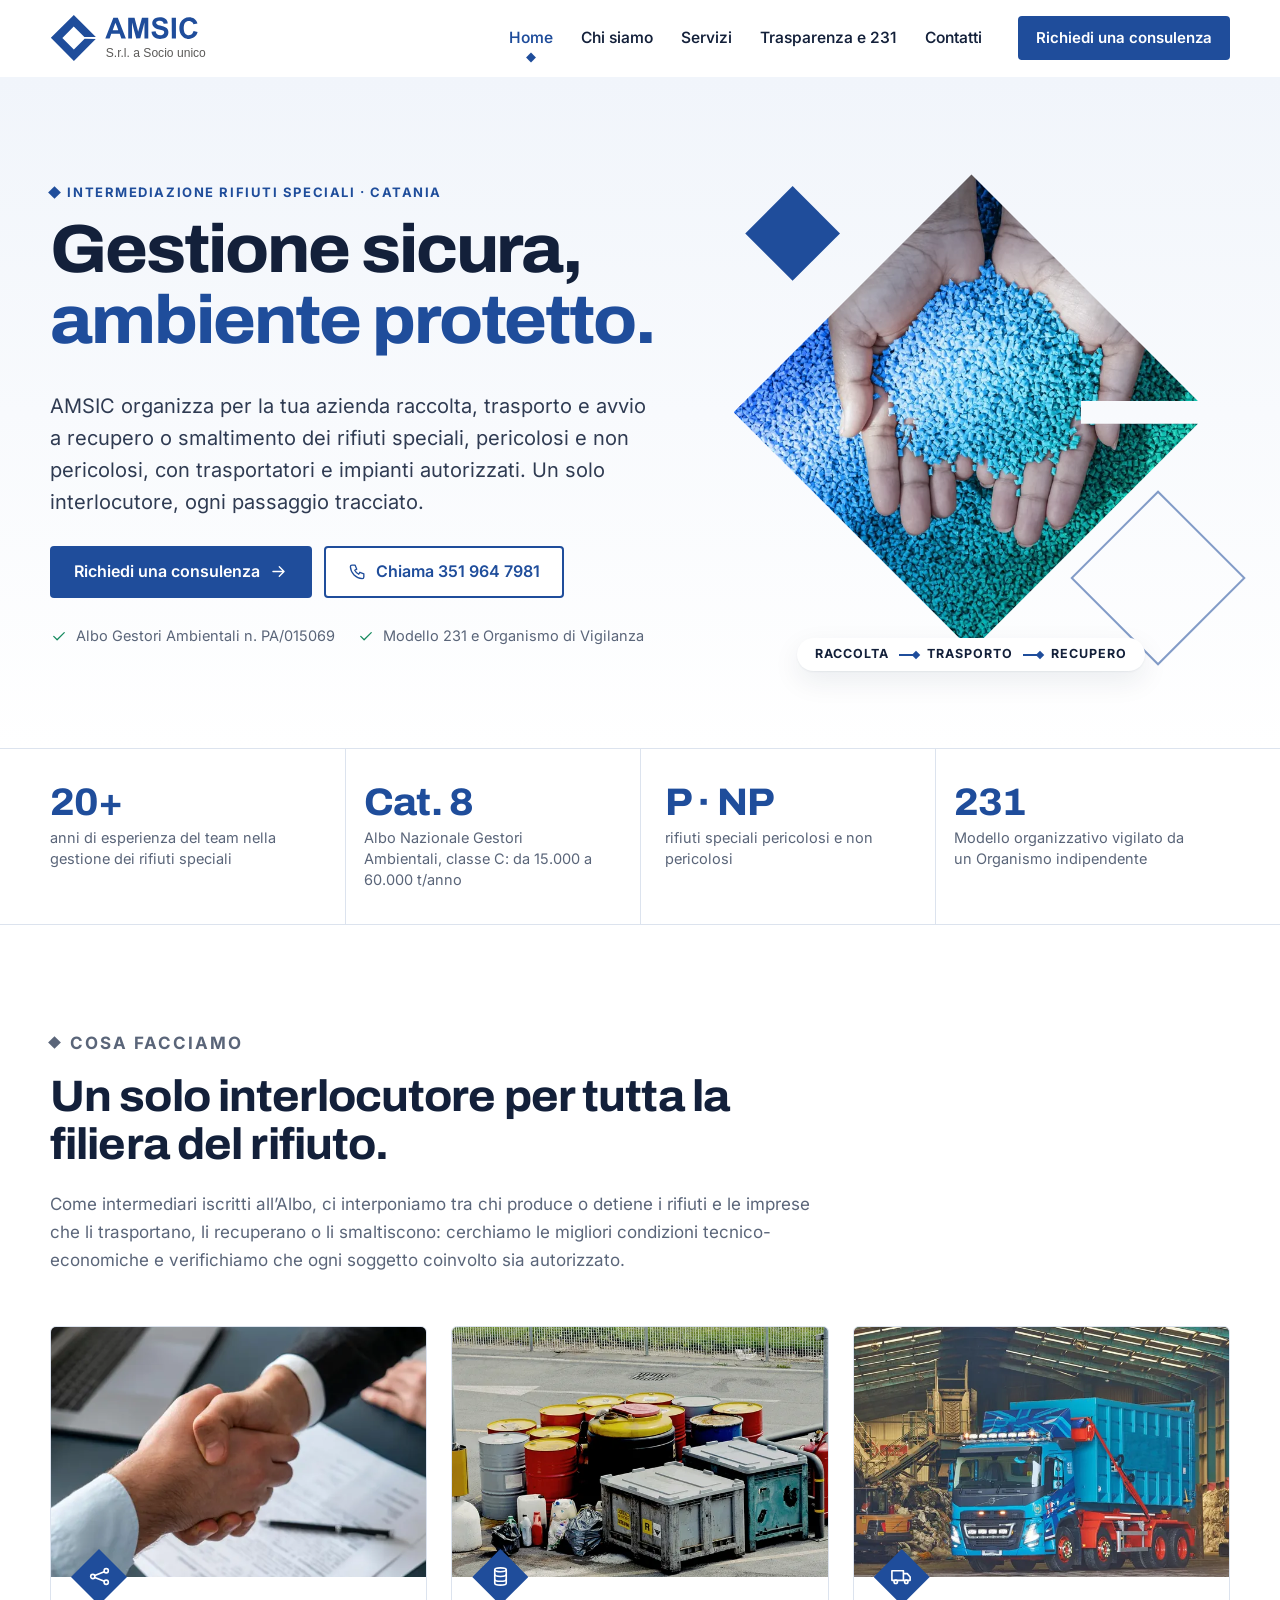
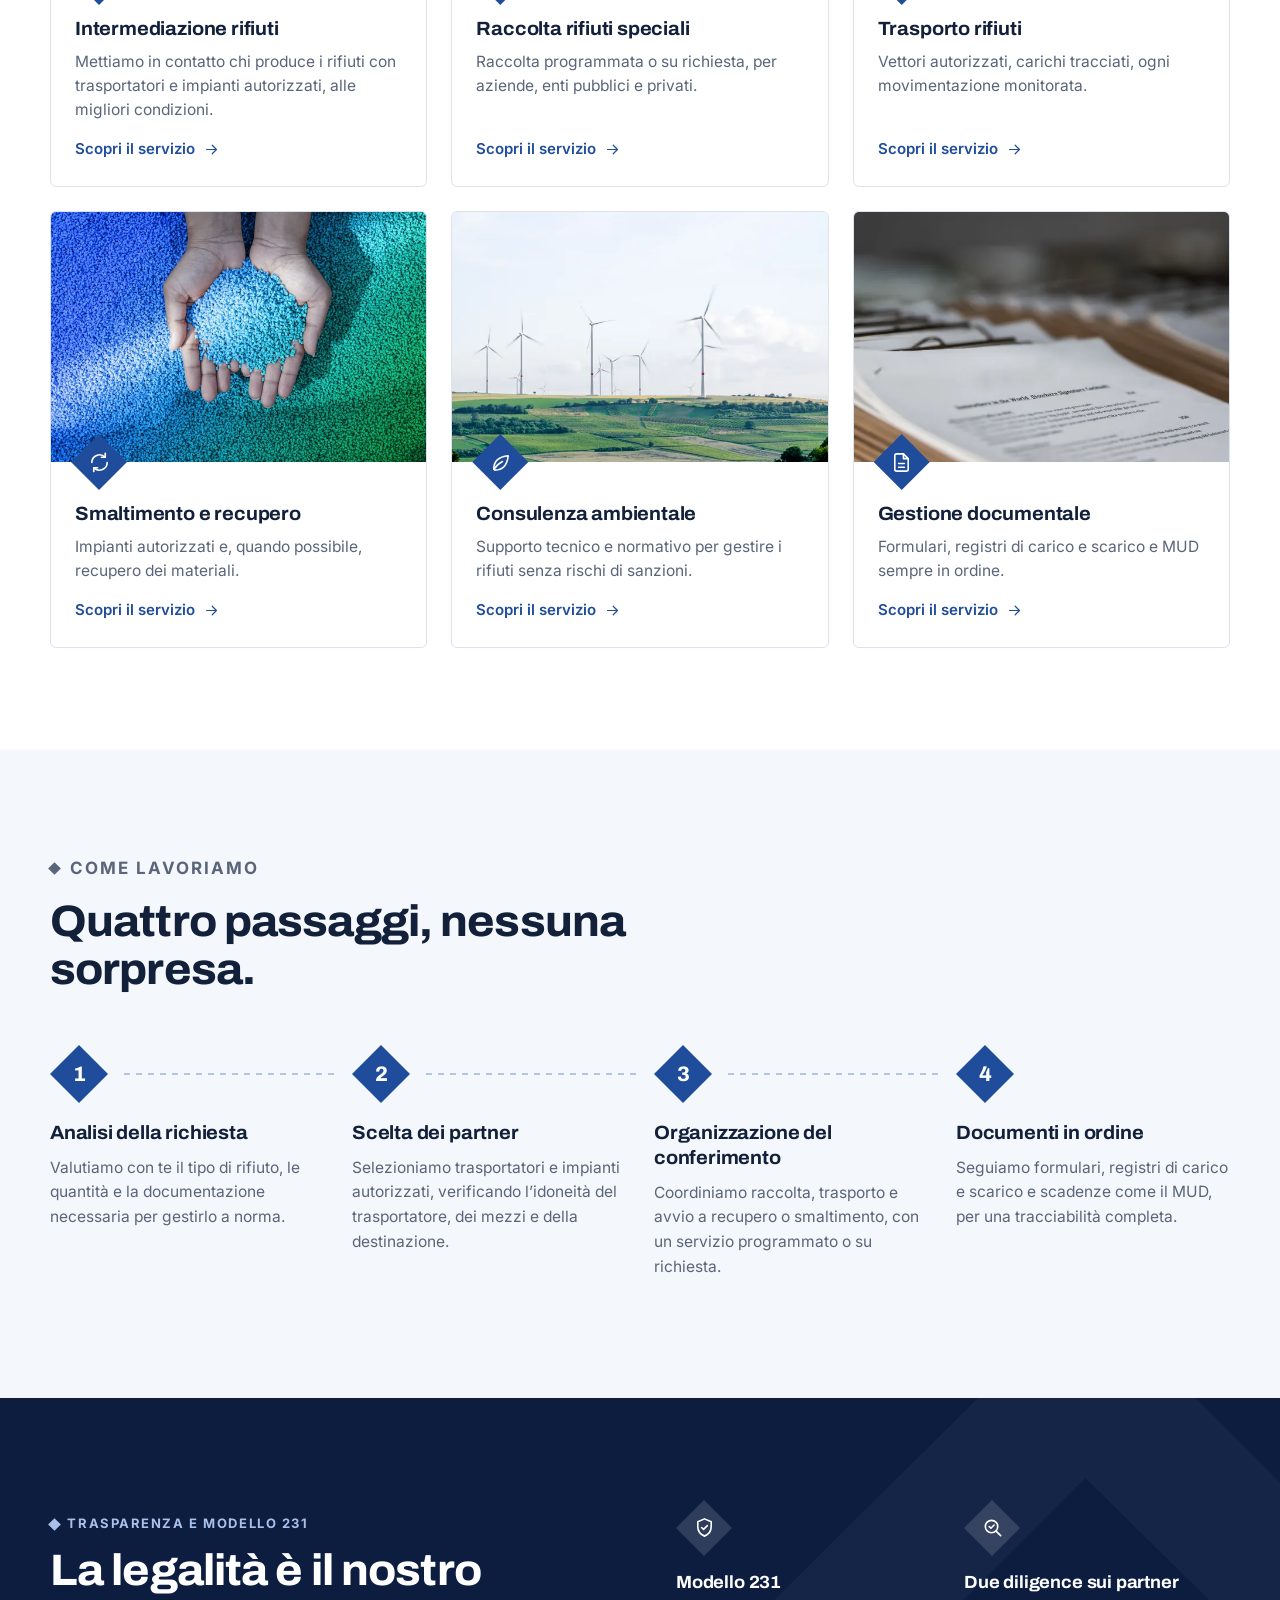
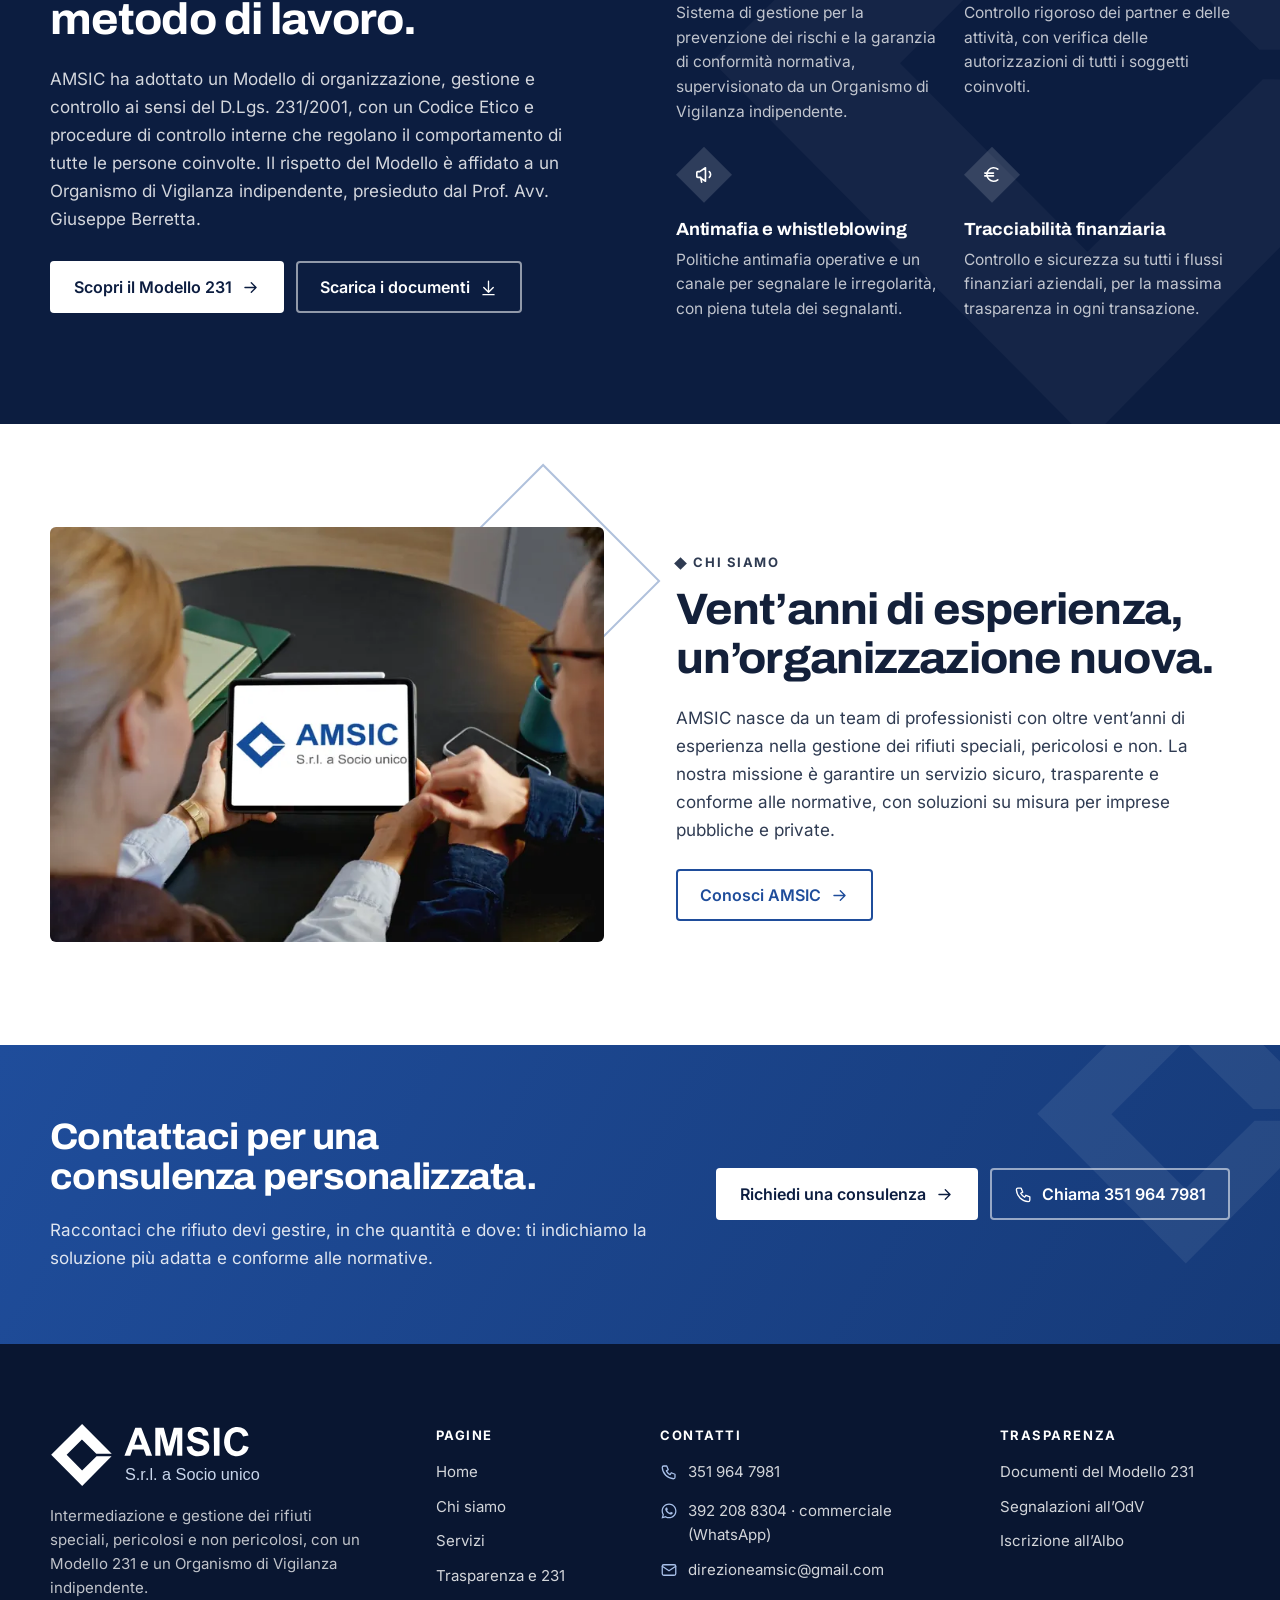
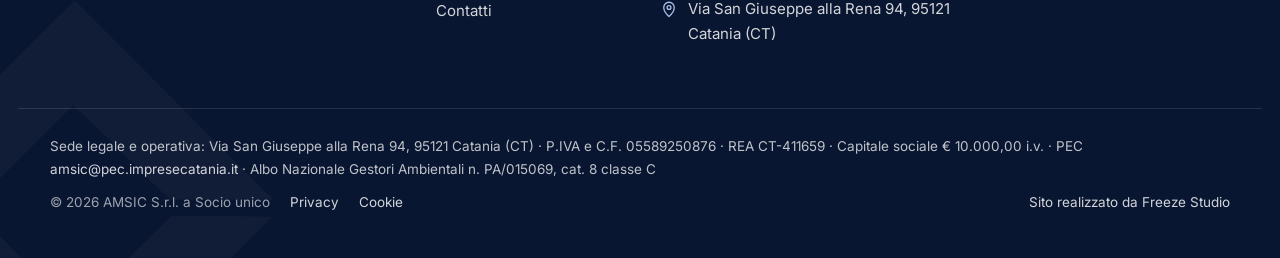
<file: index.html>
<!doctype html>
<html lang="it">
<head>
<meta charset="utf-8">
<meta name="viewport" content="width=device-width, initial-scale=1">
<title>AMSIC S.r.l. | Intermediazione e gestione rifiuti speciali a Catania</title>
<meta name="description" content="Raccolta, trasporto, smaltimento e recupero di rifiuti speciali pericolosi e non pericolosi tramite partner autorizzati. Iscritti all’Albo Gestori Ambientali (cat. 8), Modello 231. Catania.">
<link rel="canonical" href="https://www.amsic.it/">
<meta name="google-site-verification" content="l3V-7dkjAfRdMd8adwk6uq7UDjQDXtpb1NbwODb5PtI">
<meta name="theme-color" content="#1F4D9B">
<meta property="og:type" content="website">
<meta property="og:locale" content="it_IT">
<meta property="og:site_name" content="AMSIC">
<meta property="og:title" content="AMSIC S.r.l. | Intermediazione e gestione rifiuti speciali a Catania">
<meta property="og:description" content="Raccolta, trasporto, smaltimento e recupero di rifiuti speciali pericolosi e non pericolosi tramite partner autorizzati. Iscritti all’Albo Gestori Ambientali (cat. 8), Modello 231. Catania.">
<meta property="og:url" content="https://www.amsic.it/">
<meta property="og:image" content="https://www.amsic.it/assets/img/condivisione.jpg">
<meta property="og:image:width" content="1200">
<meta property="og:image:height" content="630">
<meta name="twitter:card" content="summary_large_image">
<link rel="icon" href="/favicon.ico" sizes="48x48">
<link rel="icon" href="assets/logo/favicon-96.png" sizes="96x96" type="image/png">
<link rel="icon" href="assets/logo/amsic-marchio.svg" type="image/svg+xml">
<link rel="apple-touch-icon" href="assets/logo/apple-touch-icon.png">
<link rel="manifest" href="/site.webmanifest">
<link rel="preload" href="assets/font/archivo.woff2" as="font" type="font/woff2" crossorigin>
<link rel="preload" href="assets/font/inter.woff2" as="font" type="font/woff2" crossorigin>
<link rel="stylesheet" href="assets/css/stile.css?v=7">
<script type="application/ld+json">{"@context": "https://schema.org", "@type": "WebSite", "@id": "https://www.amsic.it/#sito", "name": "AMSIC", "alternateName": ["AMSIC S.r.l.", "AMSIC srl"], "url": "https://www.amsic.it/", "inLanguage": "it-IT", "publisher": {"@id": "https://www.amsic.it/#azienda"}}</script><script type="application/ld+json">{"@context": "https://schema.org", "@type": "LocalBusiness", "@id": "https://www.amsic.it/#azienda", "name": "AMSIC S.r.l. a Socio unico", "alternateName": "AMSIC", "description": "Intermediazione e gestione di rifiuti speciali, pericolosi e non pericolosi: raccolta, trasporto, smaltimento e recupero tramite partner autorizzati, consulenza ambientale e gestione documentale.", "url": "https://www.amsic.it/", "logo": "https://www.amsic.it/assets/logo/icon-512.png", "image": "https://www.amsic.it/assets/img/condivisione.jpg", "telephone": "+393519647981", "contactPoint": [{"@type": "ContactPoint", "contactType": "sales", "telephone": "+393922088304", "availableLanguage": "Italian"}], "email": "direzioneamsic@gmail.com", "vatID": "IT05589250876", "taxID": "05589250876", "address": {"@type": "PostalAddress", "streetAddress": "Via San Giuseppe alla Rena 94", "postalCode": "95121", "addressLocality": "Catania", "addressRegion": "CT", "addressCountry": "IT"}}</script>
</head>
<body>
<a class="salta" href="#contenuto">Vai al contenuto</a>
<header class="testata" data-testata>
  <div class="wrap testata-in">
    <a class="logo" href="./" aria-label="AMSIC, torna alla home"><img src="assets/logo/amsic-logo.svg" alt="AMSIC S.r.l. a Socio unico" width="190" height="56"></a>
    <nav class="nav" id="menu" aria-label="Menu principale">
      <ul><li><a href="./" aria-current="page">Home</a></li><li><a href="chi-siamo">Chi siamo</a></li><li><a href="servizi">Servizi</a></li><li><a href="trasparenza">Trasparenza e 231</a></li><li><a href="contatti">Contatti</a></li></ul>
      <div class="nav-extra"><a class="btn btn-secondario btn-piccolo" href="tel:+393519647981" data-evento="chiamata"><span class="btn-ico"><svg xmlns="http://www.w3.org/2000/svg" viewBox="0 0 24 24" fill="none" stroke="currentColor" stroke-width="1.7" stroke-linecap="round" stroke-linejoin="round" aria-hidden="true" focusable="false"><path d="M5 4h4l2 5-2.5 1.5a11 11 0 0 0 5 5L15 13l5 2v4a2 2 0 0 1-2 2A16 16 0 0 1 3 6a2 2 0 0 1 2-2"/></svg></span>Chiama 351 964 7981</a></div>
    </nav>
    <a class="btn btn-primario btn-piccolo testata-cta" href="contatti#modulo">Richiedi una consulenza</a>
    <button class="menu-btn" type="button" aria-controls="menu" aria-expanded="false" data-menu>
      <span class="menu-apri"><svg xmlns="http://www.w3.org/2000/svg" viewBox="0 0 24 24" fill="none" stroke="currentColor" stroke-width="1.7" stroke-linecap="round" stroke-linejoin="round" aria-hidden="true" focusable="false"><path d="M4 7h16M4 12h16M4 17h16"/></svg></span><span class="menu-chiudi"><svg xmlns="http://www.w3.org/2000/svg" viewBox="0 0 24 24" fill="none" stroke="currentColor" stroke-width="1.7" stroke-linecap="round" stroke-linejoin="round" aria-hidden="true" focusable="false"><path d="M6 6l12 12M18 6 6 18"/></svg></span><span class="sr">Menu</span>
    </button>
  </div>
</header>
<main id="contenuto">

<section class="eroe">
  <div class="wrap eroe-in">
    <div class="eroe-testo">
      <p class="occhiello">Intermediazione rifiuti speciali · Catania</p>
      <h1>Gestione sicura, <span class="a-capo">ambiente protetto.</span></h1>
      <p class="lead">AMSIC organizza per la tua azienda raccolta, trasporto e avvio a recupero o smaltimento dei rifiuti speciali, pericolosi e non pericolosi, con trasportatori e impianti autorizzati. Un solo interlocutore, ogni passaggio tracciato.</p>
      <div class="azioni" data-sentinella><a class="btn btn-primario" href="contatti#modulo">Richiedi una consulenza<span class="btn-ico"><svg xmlns="http://www.w3.org/2000/svg" viewBox="0 0 24 24" fill="none" stroke="currentColor" stroke-width="1.7" stroke-linecap="round" stroke-linejoin="round" aria-hidden="true" focusable="false"><path d="M5 12h14M13 6l6 6-6 6"/></svg></span></a><a class="btn btn-secondario" href="tel:+393519647981" data-evento="chiamata"><span class="btn-ico"><svg xmlns="http://www.w3.org/2000/svg" viewBox="0 0 24 24" fill="none" stroke="currentColor" stroke-width="1.7" stroke-linecap="round" stroke-linejoin="round" aria-hidden="true" focusable="false"><path d="M5 4h4l2 5-2.5 1.5a11 11 0 0 0 5 5L15 13l5 2v4a2 2 0 0 1-2 2A16 16 0 0 1 3 6a2 2 0 0 1 2-2"/></svg></span>Chiama 351 964 7981</a></div>
      <ul class="garanzie">
        <li><svg xmlns="http://www.w3.org/2000/svg" viewBox="0 0 24 24" fill="none" stroke="currentColor" stroke-width="1.7" stroke-linecap="round" stroke-linejoin="round" aria-hidden="true" focusable="false"><path d="m5 12.5 4.5 4.5L19 7.5"/></svg>Albo Gestori Ambientali n. PA/015069</li>
        <li><svg xmlns="http://www.w3.org/2000/svg" viewBox="0 0 24 24" fill="none" stroke="currentColor" stroke-width="1.7" stroke-linecap="round" stroke-linejoin="round" aria-hidden="true" focusable="false"><path d="m5 12.5 4.5 4.5L19 7.5"/></svg>Modello 231 e Organismo di Vigilanza</li>
      </ul>
    </div>
    <div class="eroe-visual" aria-hidden="true">
      <div class="rombo-grande"><picture><source type="image/webp" srcset="assets/img/rombo-recupero-420.webp 420w, assets/img/rombo-recupero-760.webp 760w" sizes="(min-width: 1000px) 520px, 80vw"><img src="assets/img/rombo-recupero-760.jpg" srcset="assets/img/rombo-recupero-420.jpg 420w, assets/img/rombo-recupero-760.jpg 760w" sizes="(min-width: 1000px) 520px, 80vw" alt="" width="760" height="760" fetchpriority="high" decoding="async"></picture></div>
      <span class="rombo-pieno"></span>
      <span class="rombo-vuoto"></span>
      <div class="filiera">
        <span>Raccolta</span><i></i><span>Trasporto</span><i></i><span>Recupero</span>
      </div>
    </div>
  </div>
</section>

<section class="fatti" aria-label="AMSIC in breve">
  <div class="wrap fatti-griglia">
    <div class="fatto rivela"><strong>20+</strong><span>anni di esperienza del team nella gestione dei rifiuti speciali</span></div>
    <div class="fatto rivela"><strong>Cat. 8</strong><span>Albo Nazionale Gestori Ambientali, classe C: da 15.000 a 60.000 t/anno</span></div>
    <div class="fatto rivela"><strong>P · NP</strong><span>rifiuti speciali pericolosi e non pericolosi</span></div>
    <div class="fatto rivela"><strong>231</strong><span>Modello organizzativo vigilato da un Organismo indipendente</span></div>
  </div>
</section>

<section class="sezione">
  <div class="wrap">
    <div class="intestazione rivela">
      <p class="occhiello">Cosa facciamo</p>
      <h2>Un solo interlocutore per tutta la filiera del rifiuto.</h2>
      <p>Come intermediari iscritti all’Albo, ci interponiamo tra chi produce o detiene i rifiuti e le imprese che li trasportano, li recuperano o li smaltiscono: cerchiamo le migliori condizioni tecnico-economiche e verifichiamo che ogni soggetto coinvolto sia autorizzato.</p>
    </div>
    <div class="griglia-servizi"><article class="scheda-servizio rivela">
  <a class="scheda-link" href="servizi#intermediazione">
    <div class="scheda-foto"><picture><source type="image/webp" srcset="assets/img/intermediazione-640.webp 640w, assets/img/intermediazione-800.webp 800w" sizes="(min-width: 1100px) 360px, (min-width: 700px) 45vw, 92vw"><img src="assets/img/intermediazione-800.jpg" srcset="assets/img/intermediazione-640.jpg 640w, assets/img/intermediazione-800.jpg 800w" sizes="(min-width: 1100px) 360px, (min-width: 700px) 45vw, 92vw" alt="Stretta di mano sopra un contratto firmato" width="800" height="533" loading="lazy" decoding="async"></picture></div>
    <div class="scheda-testo">
      <span class="icona-rombo"><svg xmlns="http://www.w3.org/2000/svg" viewBox="0 0 24 24" fill="none" stroke="currentColor" stroke-width="1.7" stroke-linecap="round" stroke-linejoin="round" aria-hidden="true" focusable="false"><circle cx="5" cy="12" r="2.2"/><circle cx="19" cy="6" r="2.2"/><circle cx="19" cy="18" r="2.2"/><path d="M7 11l10-4M7 13l10 4"/></svg></span>
      <h3>Intermediazione rifiuti</h3>
      <p>Mettiamo in contatto chi produce i rifiuti con trasportatori e impianti autorizzati, alle migliori condizioni.</p>
      <span class="scheda-piu">Scopri il servizio <svg xmlns="http://www.w3.org/2000/svg" viewBox="0 0 24 24" fill="none" stroke="currentColor" stroke-width="1.7" stroke-linecap="round" stroke-linejoin="round" aria-hidden="true" focusable="false"><path d="M5 12h14M13 6l6 6-6 6"/></svg></span>
    </div>
  </a>
</article><article class="scheda-servizio rivela">
  <a class="scheda-link" href="servizi#raccolta">
    <div class="scheda-foto"><picture><source type="image/webp" srcset="assets/img/raccolta-640.webp 640w, assets/img/raccolta-1100.webp 1100w" sizes="(min-width: 1100px) 360px, (min-width: 700px) 45vw, 92vw"><img src="assets/img/raccolta-1100.jpg" srcset="assets/img/raccolta-640.jpg 640w, assets/img/raccolta-1100.jpg 1100w" sizes="(min-width: 1100px) 360px, (min-width: 700px) 45vw, 92vw" alt="Fusti e contenitori per rifiuti speciali pronti per il ritiro" width="1100" height="733" loading="lazy" decoding="async"></picture></div>
    <div class="scheda-testo">
      <span class="icona-rombo"><svg xmlns="http://www.w3.org/2000/svg" viewBox="0 0 24 24" fill="none" stroke="currentColor" stroke-width="1.7" stroke-linecap="round" stroke-linejoin="round" aria-hidden="true" focusable="false"><ellipse cx="12" cy="5" rx="6" ry="2"/><path d="M6 5v14c0 1.1 2.7 2 6 2s6-.9 6-2V5"/><path d="M6 10c0 1.1 2.7 2 6 2s6-.9 6-2M6 15c0 1.1 2.7 2 6 2s6-.9 6-2"/></svg></span>
      <h3>Raccolta rifiuti speciali</h3>
      <p>Raccolta programmata o su richiesta, per aziende, enti pubblici e privati.</p>
      <span class="scheda-piu">Scopri il servizio <svg xmlns="http://www.w3.org/2000/svg" viewBox="0 0 24 24" fill="none" stroke="currentColor" stroke-width="1.7" stroke-linecap="round" stroke-linejoin="round" aria-hidden="true" focusable="false"><path d="M5 12h14M13 6l6 6-6 6"/></svg></span>
    </div>
  </a>
</article><article class="scheda-servizio rivela">
  <a class="scheda-link" href="servizi#trasporto">
    <div class="scheda-foto"><picture><source type="image/webp" srcset="assets/img/trasporto-640.webp 640w, assets/img/trasporto-1032.webp 1032w" sizes="(min-width: 1100px) 360px, (min-width: 700px) 45vw, 92vw"><img src="assets/img/trasporto-1032.jpg" srcset="assets/img/trasporto-640.jpg 640w, assets/img/trasporto-1032.jpg 1032w" sizes="(min-width: 1100px) 360px, (min-width: 700px) 45vw, 92vw" alt="Camion scarrabile in un impianto di trattamento rifiuti" width="1032" height="688" loading="lazy" decoding="async"></picture></div>
    <div class="scheda-testo">
      <span class="icona-rombo"><svg xmlns="http://www.w3.org/2000/svg" viewBox="0 0 24 24" fill="none" stroke="currentColor" stroke-width="1.7" stroke-linecap="round" stroke-linejoin="round" aria-hidden="true" focusable="false"><path d="M2 6h12v10H2zM14 9h4l3 3.5V16h-7"/><circle cx="6" cy="17.5" r="1.8"/><circle cx="17" cy="17.5" r="1.8"/></svg></span>
      <h3>Trasporto rifiuti</h3>
      <p>Vettori autorizzati, carichi tracciati, ogni movimentazione monitorata.</p>
      <span class="scheda-piu">Scopri il servizio <svg xmlns="http://www.w3.org/2000/svg" viewBox="0 0 24 24" fill="none" stroke="currentColor" stroke-width="1.7" stroke-linecap="round" stroke-linejoin="round" aria-hidden="true" focusable="false"><path d="M5 12h14M13 6l6 6-6 6"/></svg></span>
    </div>
  </a>
</article><article class="scheda-servizio rivela">
  <a class="scheda-link" href="servizi#recupero">
    <div class="scheda-foto"><picture><source type="image/webp" srcset="assets/img/recupero-640.webp 640w, assets/img/recupero-1100.webp 1100w" sizes="(min-width: 1100px) 360px, (min-width: 700px) 45vw, 92vw"><img src="assets/img/recupero-1100.jpg" srcset="assets/img/recupero-640.jpg 640w, assets/img/recupero-1100.jpg 1100w" sizes="(min-width: 1100px) 360px, (min-width: 700px) 45vw, 92vw" alt="Mani che raccolgono granuli di plastica riciclata" width="1100" height="733" loading="lazy" decoding="async"></picture></div>
    <div class="scheda-testo">
      <span class="icona-rombo"><svg xmlns="http://www.w3.org/2000/svg" viewBox="0 0 24 24" fill="none" stroke="currentColor" stroke-width="1.7" stroke-linecap="round" stroke-linejoin="round" aria-hidden="true" focusable="false"><path d="M20 12a8 8 0 0 1-13.7 5.6M4 12A8 8 0 0 1 17.7 6.4"/><path d="M18 2.5v4h-4M6 21.5v-4h4"/></svg></span>
      <h3>Smaltimento e recupero</h3>
      <p>Impianti autorizzati e, quando possibile, recupero dei materiali.</p>
      <span class="scheda-piu">Scopri il servizio <svg xmlns="http://www.w3.org/2000/svg" viewBox="0 0 24 24" fill="none" stroke="currentColor" stroke-width="1.7" stroke-linecap="round" stroke-linejoin="round" aria-hidden="true" focusable="false"><path d="M5 12h14M13 6l6 6-6 6"/></svg></span>
    </div>
  </a>
</article><article class="scheda-servizio rivela">
  <a class="scheda-link" href="servizi#consulenza">
    <div class="scheda-foto"><picture><source type="image/webp" srcset="assets/img/consulenza-640.webp 640w, assets/img/consulenza-1100.webp 1100w" sizes="(min-width: 1100px) 360px, (min-width: 700px) 45vw, 92vw"><img src="assets/img/consulenza-1100.jpg" srcset="assets/img/consulenza-640.jpg 640w, assets/img/consulenza-1100.jpg 1100w" sizes="(min-width: 1100px) 360px, (min-width: 700px) 45vw, 92vw" alt="Pale eoliche su una collina verde" width="1100" height="733" loading="lazy" decoding="async"></picture></div>
    <div class="scheda-testo">
      <span class="icona-rombo"><svg xmlns="http://www.w3.org/2000/svg" viewBox="0 0 24 24" fill="none" stroke="currentColor" stroke-width="1.7" stroke-linecap="round" stroke-linejoin="round" aria-hidden="true" focusable="false"><path d="M5 19c0-8 5-13 15-14-1 10-6 15-14 15"/><path d="M5 19c3-4 6-6.5 9-8"/></svg></span>
      <h3>Consulenza ambientale</h3>
      <p>Supporto tecnico e normativo per gestire i rifiuti senza rischi di sanzioni.</p>
      <span class="scheda-piu">Scopri il servizio <svg xmlns="http://www.w3.org/2000/svg" viewBox="0 0 24 24" fill="none" stroke="currentColor" stroke-width="1.7" stroke-linecap="round" stroke-linejoin="round" aria-hidden="true" focusable="false"><path d="M5 12h14M13 6l6 6-6 6"/></svg></span>
    </div>
  </a>
</article><article class="scheda-servizio rivela">
  <a class="scheda-link" href="servizi#documentale">
    <div class="scheda-foto"><picture><source type="image/webp" srcset="assets/img/documentale-640.webp 640w, assets/img/documentale-1100.webp 1100w" sizes="(min-width: 1100px) 360px, (min-width: 700px) 45vw, 92vw"><img src="assets/img/documentale-1100.jpg" srcset="assets/img/documentale-640.jpg 640w, assets/img/documentale-1100.jpg 1100w" sizes="(min-width: 1100px) 360px, (min-width: 700px) 45vw, 92vw" alt="Pila di documenti e registri in un archivio" width="1100" height="733" loading="lazy" decoding="async"></picture></div>
    <div class="scheda-testo">
      <span class="icona-rombo"><svg xmlns="http://www.w3.org/2000/svg" viewBox="0 0 24 24" fill="none" stroke="currentColor" stroke-width="1.7" stroke-linecap="round" stroke-linejoin="round" aria-hidden="true" focusable="false"><path d="M14 3H7a2 2 0 0 0-2 2v14a2 2 0 0 0 2 2h10a2 2 0 0 0 2-2V8z"/><path d="M14 3v5h5M9 13h6M9 17h6"/></svg></span>
      <h3>Gestione documentale</h3>
      <p>Formulari, registri di carico e scarico e MUD sempre in ordine.</p>
      <span class="scheda-piu">Scopri il servizio <svg xmlns="http://www.w3.org/2000/svg" viewBox="0 0 24 24" fill="none" stroke="currentColor" stroke-width="1.7" stroke-linecap="round" stroke-linejoin="round" aria-hidden="true" focusable="false"><path d="M5 12h14M13 6l6 6-6 6"/></svg></span>
    </div>
  </a>
</article></div>
  </div>
</section>

<section class="sezione sezione-chiara">
  <div class="wrap">
    <div class="intestazione rivela">
      <p class="occhiello">Come lavoriamo</p>
      <h2>Quattro passaggi, nessuna sorpresa.</h2>
    </div>
    <ol class="passi"><li class="passo rivela"><span class="passo-num" aria-hidden="true"><span>1</span></span><h3>Analisi della richiesta</h3><p>Valutiamo con te il tipo di rifiuto, le quantità e la documentazione necessaria per gestirlo a norma.</p></li><li class="passo rivela"><span class="passo-num" aria-hidden="true"><span>2</span></span><h3>Scelta dei partner</h3><p>Selezioniamo trasportatori e impianti autorizzati, verificando l’idoneità del trasportatore, dei mezzi e della destinazione.</p></li><li class="passo rivela"><span class="passo-num" aria-hidden="true"><span>3</span></span><h3>Organizzazione del conferimento</h3><p>Coordiniamo raccolta, trasporto e avvio a recupero o smaltimento, con un servizio programmato o su richiesta.</p></li><li class="passo rivela"><span class="passo-num" aria-hidden="true"><span>4</span></span><h3>Documenti in ordine</h3><p>Seguiamo formulari, registri di carico e scarico e scadenze come il MUD, per una tracciabilità completa.</p></li></ol>
  </div>
</section>

<section class="sezione sezione-scura">
  <svg class="scura-marchio" xmlns="http://www.w3.org/2000/svg" viewBox="0 0 595 595.28" aria-hidden="true" focusable="false"><polygon fill="currentColor" points="438.71 285.48 302.45 151.16 157.4 296.08 304.07 443.77 441.47 308.66 583.67 309.8 304.96 591.78 10.35 294.78 304.07 3.5 585.54 285.48"/></svg>
  <div class="wrap scura-in">
    <div class="scura-testo rivela">
      <p class="occhiello chiaro">Trasparenza e Modello 231</p>
      <h2>La legalità è il nostro metodo di lavoro.</h2>
      <p>AMSIC ha adottato un Modello di organizzazione, gestione e controllo ai sensi del D.Lgs. 231/2001, con un Codice Etico e procedure di controllo interne che regolano il comportamento di tutte le persone coinvolte. Il rispetto del Modello è affidato a un Organismo di Vigilanza indipendente, presieduto dal Prof. Avv. Giuseppe Berretta.</p>
      <div class="azioni"><a class="btn btn-bianco" href="trasparenza">Scopri il Modello 231<span class="btn-ico"><svg xmlns="http://www.w3.org/2000/svg" viewBox="0 0 24 24" fill="none" stroke="currentColor" stroke-width="1.7" stroke-linecap="round" stroke-linejoin="round" aria-hidden="true" focusable="false"><path d="M5 12h14M13 6l6 6-6 6"/></svg></span></a><a class="btn btn-contorno-bianco" href="trasparenza#documenti">Scarica i documenti<span class="btn-ico"><svg xmlns="http://www.w3.org/2000/svg" viewBox="0 0 24 24" fill="none" stroke="currentColor" stroke-width="1.7" stroke-linecap="round" stroke-linejoin="round" aria-hidden="true" focusable="false"><path d="M12 4v14M6 12l6 6 6-6"/><path d="M5 21h14"/></svg></span></a></div>
    </div>
    <ul class="presidi"><li class="presidio rivela"><span class="icona-rombo chiara"><svg xmlns="http://www.w3.org/2000/svg" viewBox="0 0 24 24" fill="none" stroke="currentColor" stroke-width="1.7" stroke-linecap="round" stroke-linejoin="round" aria-hidden="true" focusable="false"><path d="M12 3 5 6v5c0 4.6 3 8.4 7 10 4-1.6 7-5.4 7-10V6z"/><path d="m9 12 2 2 4-4"/></svg></span><h3>Modello 231</h3><p>Sistema di gestione per la prevenzione dei rischi e la garanzia di conformità normativa, supervisionato da un Organismo di Vigilanza indipendente.</p></li><li class="presidio rivela"><span class="icona-rombo chiara"><svg xmlns="http://www.w3.org/2000/svg" viewBox="0 0 24 24" fill="none" stroke="currentColor" stroke-width="1.7" stroke-linecap="round" stroke-linejoin="round" aria-hidden="true" focusable="false"><circle cx="11" cy="11" r="6.5"/><path d="m16 16 4.5 4.5"/><path d="m8.5 11 1.8 1.8 3.4-3.4"/></svg></span><h3>Due diligence sui partner</h3><p>Controllo rigoroso dei partner e delle attività, con verifica delle autorizzazioni di tutti i soggetti coinvolti.</p></li><li class="presidio rivela"><span class="icona-rombo chiara"><svg xmlns="http://www.w3.org/2000/svg" viewBox="0 0 24 24" fill="none" stroke="currentColor" stroke-width="1.7" stroke-linecap="round" stroke-linejoin="round" aria-hidden="true" focusable="false"><path d="M4 10v4a1 1 0 0 0 1 1h2l6 4V5L7 9H5a1 1 0 0 0-1 1z"/><path d="M17 9a4 4 0 0 1 0 6"/><path d="M8 15l1 5"/></svg></span><h3>Antimafia e whistleblowing</h3><p>Politiche antimafia operative e un canale per segnalare le irregolarità, con piena tutela dei segnalanti.</p></li><li class="presidio rivela"><span class="icona-rombo chiara"><svg xmlns="http://www.w3.org/2000/svg" viewBox="0 0 24 24" fill="none" stroke="currentColor" stroke-width="1.7" stroke-linecap="round" stroke-linejoin="round" aria-hidden="true" focusable="false"><path d="M17.5 6.5A7 7 0 1 0 17.5 17.5"/><path d="M4 10.5h9M4 13.5h9"/></svg></span><h3>Tracciabilità finanziaria</h3><p>Controllo e sicurezza su tutti i flussi finanziari aziendali, per la massima trasparenza in ogni transazione.</p></li></ul>
  </div>
</section>

<section class="sezione">
  <div class="wrap duo">
    <div class="duo-foto rivela"><picture><source type="image/webp" srcset="assets/img/tablet-700.webp 700w, assets/img/tablet-1100.webp 1100w" sizes="(min-width: 1000px) 540px, 92vw"><img src="assets/img/tablet-1100.jpg" srcset="assets/img/tablet-700.jpg 700w, assets/img/tablet-1100.jpg 1100w" sizes="(min-width: 1000px) 540px, 92vw" alt="Due professionisti consultano un tablet con il logo AMSIC" width="1100" height="825" loading="lazy" decoding="async"></picture></div>
    <div class="duo-testo rivela">
      <p class="occhiello">Chi siamo</p>
      <h2>Vent’anni di esperienza, un’organizzazione nuova.</h2>
      <p>AMSIC nasce da un team di professionisti con oltre vent’anni di esperienza nella gestione dei rifiuti speciali, pericolosi e non. La nostra missione è garantire un servizio sicuro, trasparente e conforme alle normative, con soluzioni su misura per imprese pubbliche e private.</p>
      <a class="btn btn-secondario" href="chi-siamo">Conosci AMSIC<span class="btn-ico"><svg xmlns="http://www.w3.org/2000/svg" viewBox="0 0 24 24" fill="none" stroke="currentColor" stroke-width="1.7" stroke-linecap="round" stroke-linejoin="round" aria-hidden="true" focusable="false"><path d="M5 12h14M13 6l6 6-6 6"/></svg></span></a>
    </div>
  </div>
</section>

<section class="banda-cta">
  <div class="wrap banda-cta-in rivela">
    <svg class="banda-marchio" xmlns="http://www.w3.org/2000/svg" viewBox="0 0 595 595.28" aria-hidden="true" focusable="false"><polygon fill="currentColor" points="438.71 285.48 302.45 151.16 157.4 296.08 304.07 443.77 441.47 308.66 583.67 309.8 304.96 591.78 10.35 294.78 304.07 3.5 585.54 285.48"/></svg>
    <div>
      <h2>Contattaci per una consulenza personalizzata.</h2>
      <p>Raccontaci che rifiuto devi gestire, in che quantità e dove: ti indichiamo la soluzione più adatta e conforme alle normative.</p>
    </div>
    <div class="azioni"><a class="btn btn-bianco" href="contatti#modulo">Richiedi una consulenza<span class="btn-ico"><svg xmlns="http://www.w3.org/2000/svg" viewBox="0 0 24 24" fill="none" stroke="currentColor" stroke-width="1.7" stroke-linecap="round" stroke-linejoin="round" aria-hidden="true" focusable="false"><path d="M5 12h14M13 6l6 6-6 6"/></svg></span></a><a class="btn btn-contorno-bianco" href="tel:+393519647981" data-evento="chiamata"><span class="btn-ico"><svg xmlns="http://www.w3.org/2000/svg" viewBox="0 0 24 24" fill="none" stroke="currentColor" stroke-width="1.7" stroke-linecap="round" stroke-linejoin="round" aria-hidden="true" focusable="false"><path d="M5 4h4l2 5-2.5 1.5a11 11 0 0 0 5 5L15 13l5 2v4a2 2 0 0 1-2 2A16 16 0 0 1 3 6a2 2 0 0 1 2-2"/></svg></span>Chiama 351 964 7981</a></div>
  </div>
</section>

</main>
<footer class="pie">
  <svg class="pie-marchio" xmlns="http://www.w3.org/2000/svg" viewBox="0 0 595 595.28" aria-hidden="true" focusable="false"><polygon fill="currentColor" points="438.71 285.48 302.45 151.16 157.4 296.08 304.07 443.77 441.47 308.66 583.67 309.8 304.96 591.78 10.35 294.78 304.07 3.5 585.54 285.48"/></svg>
  <div class="wrap pie-griglia">
    <div class="pie-col pie-marca">
      <img src="assets/logo/amsic-logo-bianco.svg" alt="AMSIC S.r.l. a Socio unico" width="210" height="62" loading="lazy">
      <p>Intermediazione e gestione dei rifiuti speciali, pericolosi e non pericolosi, con un Modello 231 e un Organismo di Vigilanza indipendente.</p>
    </div>
    <div class="pie-col">
      <h2 class="pie-titolo">Pagine</h2>
      <ul class="pie-lista"><li><a href="./">Home</a></li><li><a href="chi-siamo">Chi siamo</a></li><li><a href="servizi">Servizi</a></li><li><a href="trasparenza">Trasparenza e 231</a></li><li><a href="contatti">Contatti</a></li></ul>
    </div>
    <div class="pie-col">
      <h2 class="pie-titolo">Contatti</h2>
      <ul class="pie-lista pie-contatti">
        <li><a href="tel:+393519647981"><svg xmlns="http://www.w3.org/2000/svg" viewBox="0 0 24 24" fill="none" stroke="currentColor" stroke-width="1.7" stroke-linecap="round" stroke-linejoin="round" aria-hidden="true" focusable="false"><path d="M5 4h4l2 5-2.5 1.5a11 11 0 0 0 5 5L15 13l5 2v4a2 2 0 0 1-2 2A16 16 0 0 1 3 6a2 2 0 0 1 2-2"/></svg>351 964 7981</a></li>
        <li><a href="https://wa.me/393922088304" target="_blank" rel="noopener"><svg xmlns="http://www.w3.org/2000/svg" viewBox="0 0 24 24" aria-hidden="true" focusable="false"><path fill="currentColor" d="M12.04 2C6.58 2 2.13 6.45 2.13 11.91c0 1.75.46 3.45 1.32 4.95L2.05 22l5.25-1.38c1.45.79 3.08 1.21 4.74 1.21 5.46 0 9.91-4.45 9.91-9.91S17.5 2 12.04 2m.01 1.67c4.55 0 8.24 3.7 8.24 8.24 0 4.55-3.69 8.24-8.24 8.24-1.49 0-2.94-.4-4.2-1.15l-.3-.18-3.12.82.83-3.04-.2-.31a8.2 8.2 0 0 1-1.26-4.38c0-4.54 3.7-8.24 8.25-8.24M8.53 7.33c-.16 0-.43.06-.66.31-.22.25-.87.86-.87 2.07 0 1.22.89 2.39 1 2.56.14.17 1.76 2.67 4.25 3.73.59.27 1.050.42 1.41.53.59.19 1.13.16 1.56.1.48-.07 1.46-.6 1.67-1.18.21-.58.21-1.070.15-1.18-.07-.1-.23-.16-.48-.27-.25-.14-1.47-.74-1.69-.82-.23-.08-.37-.12-.56.12-.16.25-.64.81-.78.97-.15.17-.29.19-.53.07-.26-.13-1.06-.39-2-1.23-.74-.66-1.23-1.47-1.38-1.72-.12-.24-.01-.39.11-.5.11-.11.27-.29.37-.44.13-.14.17-.25.25-.41.08-.17 0-.31-.05-.43-.06-.12-.56-1.36-.78-1.85-.19-.5-.4-.42-.55-.43-.14 0-.3-.01-.47-.01"/></svg>392 208 8304 · commerciale (WhatsApp)</a></li>
        <li><a href="mailto:direzioneamsic@gmail.com"><svg xmlns="http://www.w3.org/2000/svg" viewBox="0 0 24 24" fill="none" stroke="currentColor" stroke-width="1.7" stroke-linecap="round" stroke-linejoin="round" aria-hidden="true" focusable="false"><rect x="3" y="5" width="18" height="14" rx="2"/><path d="m3 7 9 6 9-6"/></svg>direzioneamsic@gmail.com</a></li>
        <li><a href="https://www.google.com/maps/search/?api=1&query=Via+San+Giuseppe+alla+Rena+94,+95121+Catania+CT" target="_blank" rel="noopener"><svg xmlns="http://www.w3.org/2000/svg" viewBox="0 0 24 24" fill="none" stroke="currentColor" stroke-width="1.7" stroke-linecap="round" stroke-linejoin="round" aria-hidden="true" focusable="false"><path d="M12 22s7-6.2 7-12a7 7 0 1 0-14 0c0 5.8 7 12 7 12z"/><circle cx="12" cy="10" r="2.6"/></svg>Via San Giuseppe alla Rena 94, 95121 Catania (CT)</a></li>
      </ul>
    </div>
    <div class="pie-col">
      <h2 class="pie-titolo">Trasparenza</h2>
      <ul class="pie-lista">
        <li><a href="trasparenza#documenti">Documenti del Modello 231</a></li>
        <li><a href="trasparenza#segnalazioni">Segnalazioni all’OdV</a></li>
        <li><a href="trasparenza#autorizzazioni">Iscrizione all’Albo</a></li>
      </ul>
    </div>
  </div>
  <div class="wrap pie-legale">
    <p>Sede legale e operativa: Via San Giuseppe alla Rena 94, 95121 Catania (CT) · P.IVA e C.F. 05589250876 · REA CT-411659 · Capitale sociale € 10.000,00 i.v. · PEC <a href="mailto:amsic@pec.impresecatania.it">amsic@pec.impresecatania.it</a> · Albo Nazionale Gestori Ambientali n. PA/015069, cat. 8 classe C</p>
    <p class="pie-fondo"><span>© 2026 AMSIC S.r.l. a Socio unico</span><a href="privacy">Privacy</a><a href="cookie">Cookie</a><a class="pie-firma" href="https://freezestudio.it/" target="_blank" rel="noopener">Sito realizzato da Freeze Studio</a></p>
  </div>
</footer>
<div class="barra-mobile" data-barra aria-hidden="true">
  <a class="btn btn-secondario" href="tel:+393519647981" tabindex="-1" data-evento="chiamata"><span class="btn-ico"><svg xmlns="http://www.w3.org/2000/svg" viewBox="0 0 24 24" fill="none" stroke="currentColor" stroke-width="1.7" stroke-linecap="round" stroke-linejoin="round" aria-hidden="true" focusable="false"><path d="M5 4h4l2 5-2.5 1.5a11 11 0 0 0 5 5L15 13l5 2v4a2 2 0 0 1-2 2A16 16 0 0 1 3 6a2 2 0 0 1 2-2"/></svg></span>Chiama</a>
  <a tabindex="-1" class="btn btn-wa" href="https://wa.me/393922088304?text=Buongiorno%2C%20vorrei%20informazioni%20sui%20vostri%20servizi." target="_blank" rel="noopener" data-evento="whatsapp"><span class="btn-ico"><svg xmlns="http://www.w3.org/2000/svg" viewBox="0 0 24 24" aria-hidden="true" focusable="false"><path fill="currentColor" d="M12.04 2C6.58 2 2.13 6.45 2.13 11.91c0 1.75.46 3.45 1.32 4.95L2.05 22l5.25-1.38c1.45.79 3.08 1.21 4.74 1.21 5.46 0 9.91-4.45 9.91-9.91S17.5 2 12.04 2m.01 1.67c4.55 0 8.24 3.7 8.24 8.24 0 4.55-3.69 8.24-8.24 8.24-1.49 0-2.94-.4-4.2-1.15l-.3-.18-3.12.82.83-3.04-.2-.31a8.2 8.2 0 0 1-1.26-4.38c0-4.54 3.7-8.24 8.25-8.24M8.53 7.33c-.16 0-.43.06-.66.31-.22.25-.87.86-.87 2.07 0 1.22.89 2.39 1 2.56.14.17 1.76 2.67 4.25 3.73.59.27 1.050.42 1.41.53.59.19 1.13.16 1.56.1.48-.07 1.46-.6 1.67-1.18.21-.58.21-1.070.15-1.18-.07-.1-.23-.16-.48-.27-.25-.14-1.47-.74-1.69-.82-.23-.08-.37-.12-.56.12-.16.25-.64.81-.78.97-.15.17-.29.19-.53.07-.26-.13-1.06-.39-2-1.23-.74-.66-1.23-1.47-1.38-1.72-.12-.24-.01-.39.11-.5.11-.11.27-.29.37-.44.13-.14.17-.25.25-.41.08-.17 0-.31-.05-.43-.06-.12-.56-1.36-.78-1.85-.19-.5-.4-.42-.55-.43-.14 0-.3-.01-.47-.01"/></svg></span>WhatsApp</a>
  <a class="btn btn-primario" href="contatti#modulo" tabindex="-1">Scrivici</a>
</div>
<script src="assets/js/sito.js?v=7" defer></script>
</body>
</html>
</file>
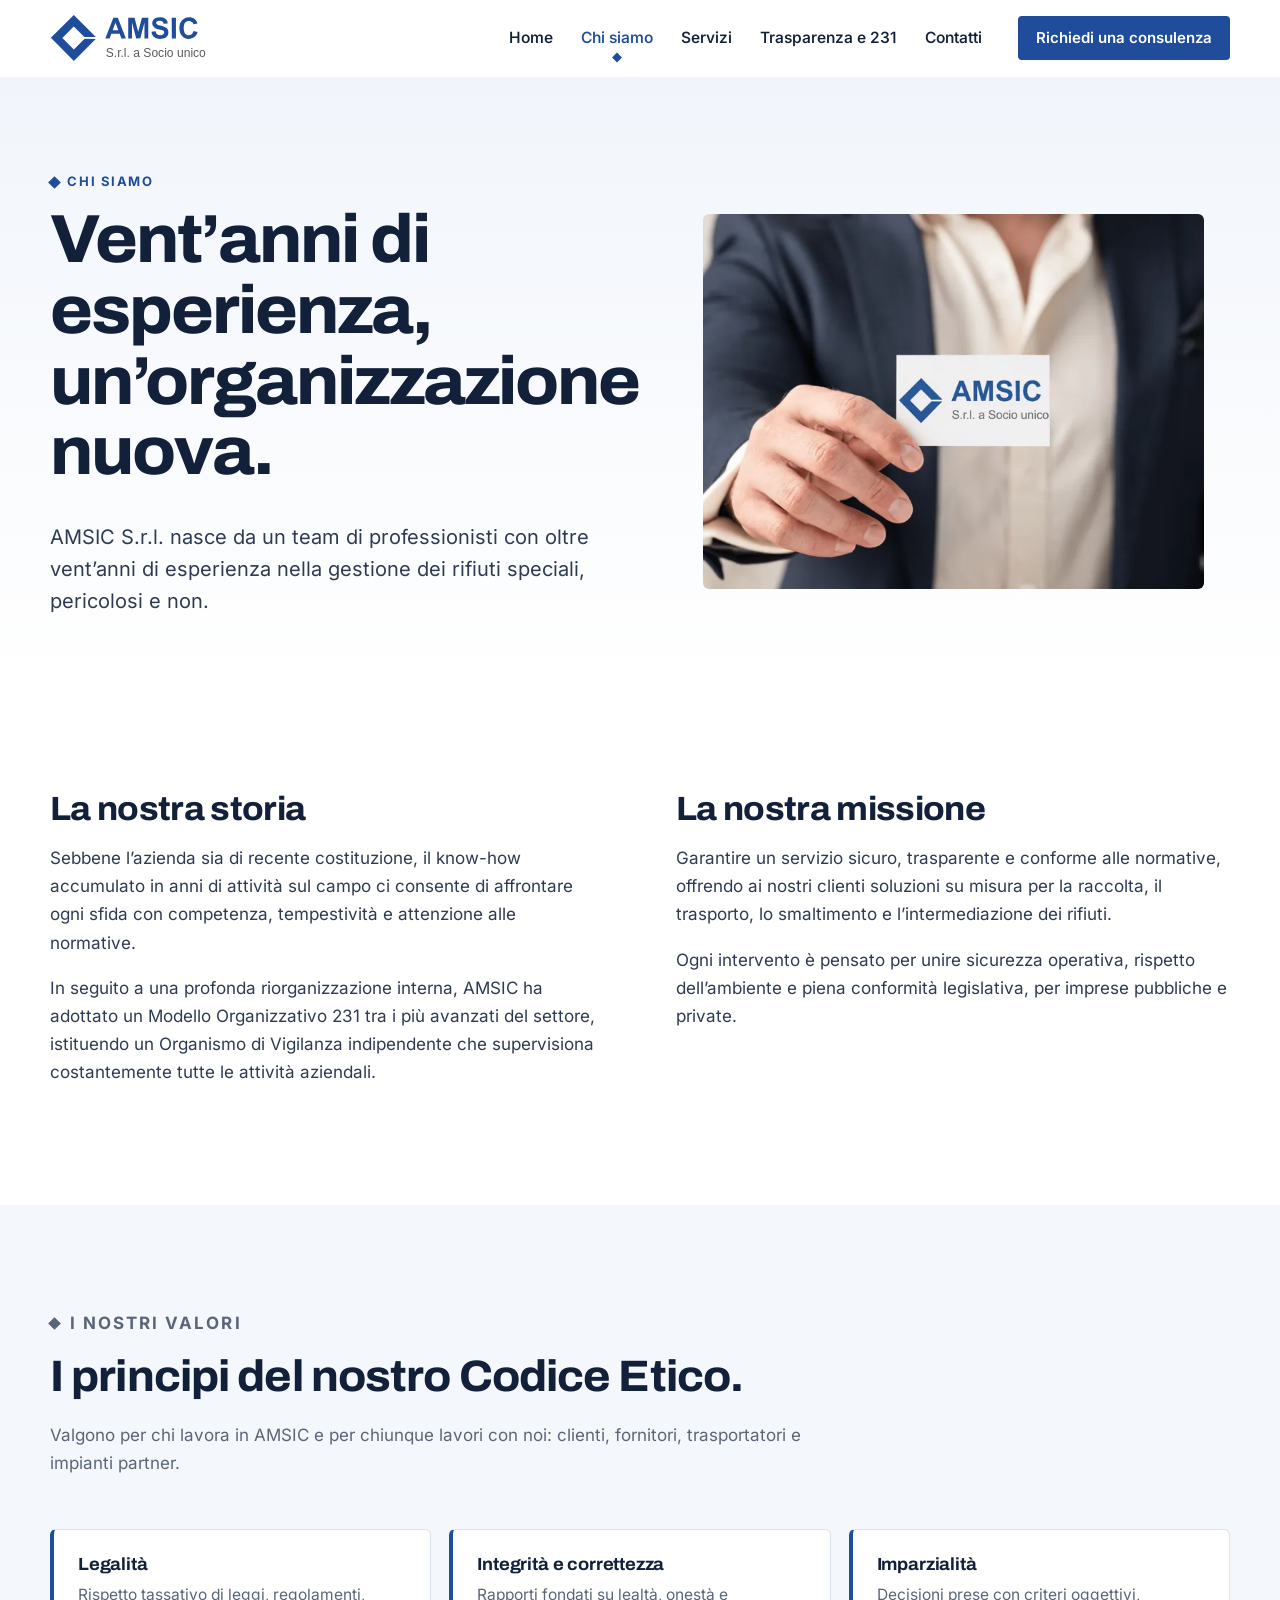
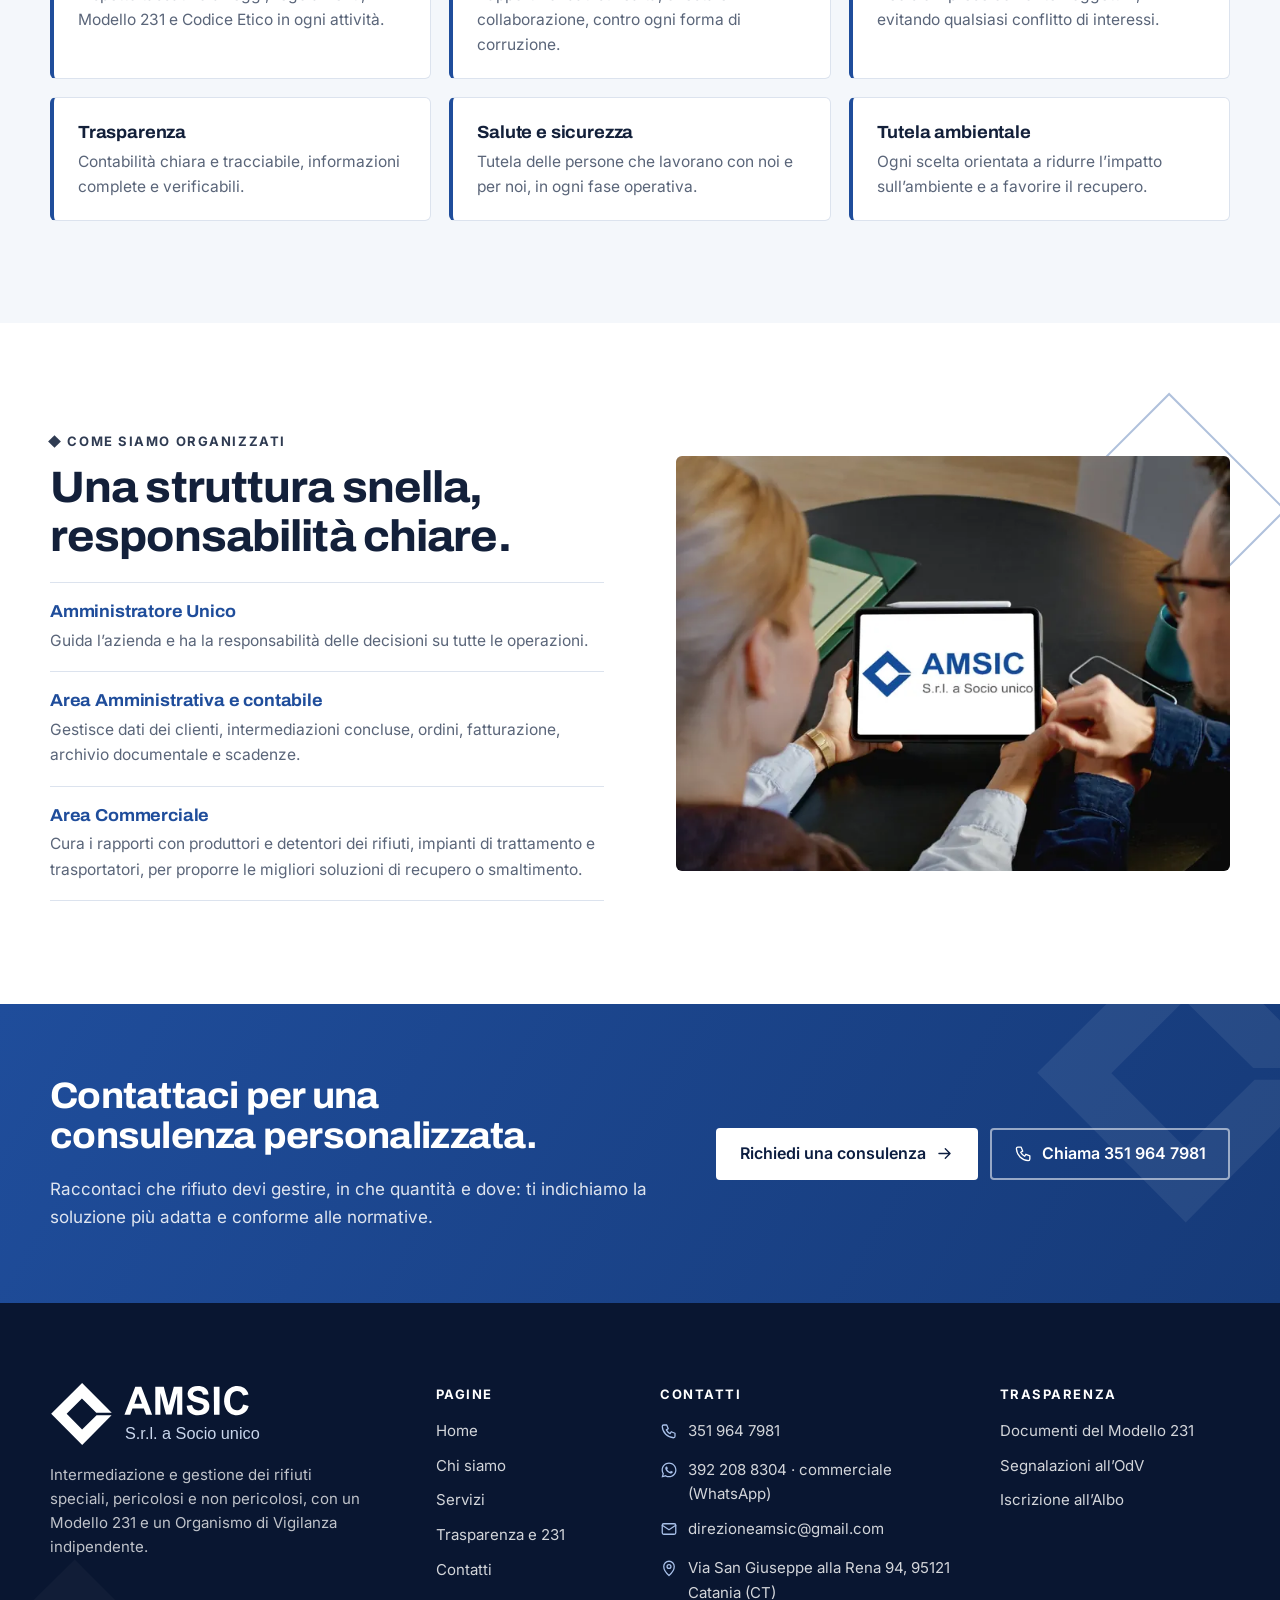
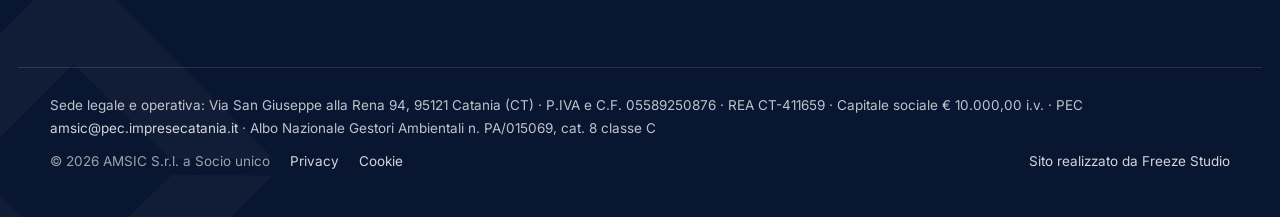
<file: chi-siamo.html>
<!doctype html>
<html lang="it">
<head>
<meta charset="utf-8">
<meta name="viewport" content="width=device-width, initial-scale=1">
<title>Chi siamo | AMSIC – rifiuti speciali, Catania</title>
<meta name="description" content="AMSIC S.r.l. nasce da un team con oltre vent’anni di esperienza nella gestione dei rifiuti speciali. Modello 231, Organismo di Vigilanza indipendente e un Codice Etico condiviso.">
<link rel="canonical" href="https://www.amsic.it/chi-siamo">
<meta name="google-site-verification" content="l3V-7dkjAfRdMd8adwk6uq7UDjQDXtpb1NbwODb5PtI">
<meta name="theme-color" content="#1F4D9B">
<meta property="og:type" content="website">
<meta property="og:locale" content="it_IT">
<meta property="og:site_name" content="AMSIC">
<meta property="og:title" content="Chi siamo | AMSIC – rifiuti speciali, Catania">
<meta property="og:description" content="AMSIC S.r.l. nasce da un team con oltre vent’anni di esperienza nella gestione dei rifiuti speciali. Modello 231, Organismo di Vigilanza indipendente e un Codice Etico condiviso.">
<meta property="og:url" content="https://www.amsic.it/chi-siamo">
<meta property="og:image" content="https://www.amsic.it/assets/img/condivisione.jpg">
<meta property="og:image:width" content="1200">
<meta property="og:image:height" content="630">
<meta name="twitter:card" content="summary_large_image">
<link rel="icon" href="/favicon.ico" sizes="48x48">
<link rel="icon" href="assets/logo/favicon-96.png" sizes="96x96" type="image/png">
<link rel="icon" href="assets/logo/amsic-marchio.svg" type="image/svg+xml">
<link rel="apple-touch-icon" href="assets/logo/apple-touch-icon.png">
<link rel="manifest" href="/site.webmanifest">
<link rel="preload" href="assets/font/archivo.woff2" as="font" type="font/woff2" crossorigin>
<link rel="preload" href="assets/font/inter.woff2" as="font" type="font/woff2" crossorigin>
<link rel="stylesheet" href="assets/css/stile.css?v=7">
<script type="application/ld+json">{"@context": "https://schema.org", "@type": "LocalBusiness", "@id": "https://www.amsic.it/#azienda", "name": "AMSIC S.r.l. a Socio unico", "alternateName": "AMSIC", "description": "Intermediazione e gestione di rifiuti speciali, pericolosi e non pericolosi: raccolta, trasporto, smaltimento e recupero tramite partner autorizzati, consulenza ambientale e gestione documentale.", "url": "https://www.amsic.it/", "logo": "https://www.amsic.it/assets/logo/icon-512.png", "image": "https://www.amsic.it/assets/img/condivisione.jpg", "telephone": "+393519647981", "contactPoint": [{"@type": "ContactPoint", "contactType": "sales", "telephone": "+393922088304", "availableLanguage": "Italian"}], "email": "direzioneamsic@gmail.com", "vatID": "IT05589250876", "taxID": "05589250876", "address": {"@type": "PostalAddress", "streetAddress": "Via San Giuseppe alla Rena 94", "postalCode": "95121", "addressLocality": "Catania", "addressRegion": "CT", "addressCountry": "IT"}}</script>
</head>
<body>
<a class="salta" href="#contenuto">Vai al contenuto</a>
<header class="testata" data-testata>
  <div class="wrap testata-in">
    <a class="logo" href="./" aria-label="AMSIC, torna alla home"><img src="assets/logo/amsic-logo.svg" alt="AMSIC S.r.l. a Socio unico" width="190" height="56"></a>
    <nav class="nav" id="menu" aria-label="Menu principale">
      <ul><li><a href="./">Home</a></li><li><a href="chi-siamo" aria-current="page">Chi siamo</a></li><li><a href="servizi">Servizi</a></li><li><a href="trasparenza">Trasparenza e 231</a></li><li><a href="contatti">Contatti</a></li></ul>
      <div class="nav-extra"><a class="btn btn-secondario btn-piccolo" href="tel:+393519647981" data-evento="chiamata"><span class="btn-ico"><svg xmlns="http://www.w3.org/2000/svg" viewBox="0 0 24 24" fill="none" stroke="currentColor" stroke-width="1.7" stroke-linecap="round" stroke-linejoin="round" aria-hidden="true" focusable="false"><path d="M5 4h4l2 5-2.5 1.5a11 11 0 0 0 5 5L15 13l5 2v4a2 2 0 0 1-2 2A16 16 0 0 1 3 6a2 2 0 0 1 2-2"/></svg></span>Chiama 351 964 7981</a></div>
    </nav>
    <a class="btn btn-primario btn-piccolo testata-cta" href="contatti#modulo">Richiedi una consulenza</a>
    <button class="menu-btn" type="button" aria-controls="menu" aria-expanded="false" data-menu>
      <span class="menu-apri"><svg xmlns="http://www.w3.org/2000/svg" viewBox="0 0 24 24" fill="none" stroke="currentColor" stroke-width="1.7" stroke-linecap="round" stroke-linejoin="round" aria-hidden="true" focusable="false"><path d="M4 7h16M4 12h16M4 17h16"/></svg></span><span class="menu-chiudi"><svg xmlns="http://www.w3.org/2000/svg" viewBox="0 0 24 24" fill="none" stroke="currentColor" stroke-width="1.7" stroke-linecap="round" stroke-linejoin="round" aria-hidden="true" focusable="false"><path d="M6 6l12 12M18 6 6 18"/></svg></span><span class="sr">Menu</span>
    </button>
  </div>
</header>
<main id="contenuto">

<section class="testa-pagina">
  <div class="wrap testa-duo">
    <div class="rivela">
      <p class="occhiello">Chi siamo</p>
      <h1>Vent’anni di esperienza, un’organizzazione nuova.</h1>
      <p class="lead">AMSIC S.r.l. nasce da un team di professionisti con oltre vent’anni di esperienza nella gestione dei rifiuti speciali, pericolosi e non.</p>
    </div>
    <div class="testa-foto rivela"><picture><source type="image/webp" srcset="assets/img/biglietto-700.webp 700w, assets/img/biglietto-1100.webp 1100w" sizes="(min-width: 1000px) 520px, 92vw"><img src="assets/img/biglietto-1100.jpg" srcset="assets/img/biglietto-700.jpg 700w, assets/img/biglietto-1100.jpg 1100w" sizes="(min-width: 1000px) 520px, 92vw" alt="Biglietto da visita AMSIC tenuto in mano da un professionista" width="1100" height="825" fetchpriority="high" decoding="async"></picture></div>
  </div>
</section>

<section class="sezione">
  <div class="wrap colonne-testo">
    <div class="rivela">
      <h2>La nostra storia</h2>
      <p>Sebbene l’azienda sia di recente costituzione, il know-how accumulato in anni di attività sul campo ci consente di affrontare ogni sfida con competenza, tempestività e attenzione alle normative.</p>
      <p>In seguito a una profonda riorganizzazione interna, AMSIC ha adottato un Modello Organizzativo 231 tra i più avanzati del settore, istituendo un Organismo di Vigilanza indipendente che supervisiona costantemente tutte le attività aziendali.</p>
    </div>
    <div class="rivela">
      <h2>La nostra missione</h2>
      <p>Garantire un servizio sicuro, trasparente e conforme alle normative, offrendo ai nostri clienti soluzioni su misura per la raccolta, il trasporto, lo smaltimento e l’intermediazione dei rifiuti.</p>
      <p>Ogni intervento è pensato per unire sicurezza operativa, rispetto dell’ambiente e piena conformità legislativa, per imprese pubbliche e private.</p>
    </div>
  </div>
</section>

<section class="sezione sezione-chiara">
  <div class="wrap">
    <div class="intestazione rivela">
      <p class="occhiello">I nostri valori</p>
      <h2>I principi del nostro Codice Etico.</h2>
      <p>Valgono per chi lavora in AMSIC e per chiunque lavori con noi: clienti, fornitori, trasportatori e impianti partner.</p>
    </div>
    <ul class="valori"><li class="valore rivela"><h3>Legalità</h3><p>Rispetto tassativo di leggi, regolamenti, Modello 231 e Codice Etico in ogni attività.</p></li><li class="valore rivela"><h3>Integrità e correttezza</h3><p>Rapporti fondati su lealtà, onestà e collaborazione, contro ogni forma di corruzione.</p></li><li class="valore rivela"><h3>Imparzialità</h3><p>Decisioni prese con criteri oggettivi, evitando qualsiasi conflitto di interessi.</p></li><li class="valore rivela"><h3>Trasparenza</h3><p>Contabilità chiara e tracciabile, informazioni complete e verificabili.</p></li><li class="valore rivela"><h3>Salute e sicurezza</h3><p>Tutela delle persone che lavorano con noi e per noi, in ogni fase operativa.</p></li><li class="valore rivela"><h3>Tutela ambientale</h3><p>Ogni scelta orientata a ridurre l’impatto sull’ambiente e a favorire il recupero.</p></li></ul>
  </div>
</section>

<section class="sezione">
  <div class="wrap duo">
    <div class="duo-testo rivela">
      <p class="occhiello">Come siamo organizzati</p>
      <h2>Una struttura snella, responsabilità chiare.</h2>
      <ul class="organi">
        <li><h3>Amministratore Unico</h3><p>Guida l’azienda e ha la responsabilità delle decisioni su tutte le operazioni.</p></li>
        <li><h3>Area Amministrativa e contabile</h3><p>Gestisce dati dei clienti, intermediazioni concluse, ordini, fatturazione, archivio documentale e scadenze.</p></li>
        <li><h3>Area Commerciale</h3><p>Cura i rapporti con produttori e detentori dei rifiuti, impianti di trattamento e trasportatori, per proporre le migliori soluzioni di recupero o smaltimento.</p></li>
      </ul>
    </div>
    <div class="duo-foto rivela"><picture><source type="image/webp" srcset="assets/img/tablet-700.webp 700w, assets/img/tablet-1100.webp 1100w" sizes="(min-width: 1000px) 540px, 92vw"><img src="assets/img/tablet-1100.jpg" srcset="assets/img/tablet-700.jpg 700w, assets/img/tablet-1100.jpg 1100w" sizes="(min-width: 1000px) 540px, 92vw" alt="Due professionisti consultano un tablet con il logo AMSIC" width="1100" height="825" loading="lazy" decoding="async"></picture></div>
  </div>
</section>

<section class="banda-cta">
  <div class="wrap banda-cta-in rivela">
    <svg class="banda-marchio" xmlns="http://www.w3.org/2000/svg" viewBox="0 0 595 595.28" aria-hidden="true" focusable="false"><polygon fill="currentColor" points="438.71 285.48 302.45 151.16 157.4 296.08 304.07 443.77 441.47 308.66 583.67 309.8 304.96 591.78 10.35 294.78 304.07 3.5 585.54 285.48"/></svg>
    <div>
      <h2>Contattaci per una consulenza personalizzata.</h2>
      <p>Raccontaci che rifiuto devi gestire, in che quantità e dove: ti indichiamo la soluzione più adatta e conforme alle normative.</p>
    </div>
    <div class="azioni"><a class="btn btn-bianco" href="contatti#modulo">Richiedi una consulenza<span class="btn-ico"><svg xmlns="http://www.w3.org/2000/svg" viewBox="0 0 24 24" fill="none" stroke="currentColor" stroke-width="1.7" stroke-linecap="round" stroke-linejoin="round" aria-hidden="true" focusable="false"><path d="M5 12h14M13 6l6 6-6 6"/></svg></span></a><a class="btn btn-contorno-bianco" href="tel:+393519647981" data-evento="chiamata"><span class="btn-ico"><svg xmlns="http://www.w3.org/2000/svg" viewBox="0 0 24 24" fill="none" stroke="currentColor" stroke-width="1.7" stroke-linecap="round" stroke-linejoin="round" aria-hidden="true" focusable="false"><path d="M5 4h4l2 5-2.5 1.5a11 11 0 0 0 5 5L15 13l5 2v4a2 2 0 0 1-2 2A16 16 0 0 1 3 6a2 2 0 0 1 2-2"/></svg></span>Chiama 351 964 7981</a></div>
  </div>
</section>

</main>
<footer class="pie">
  <svg class="pie-marchio" xmlns="http://www.w3.org/2000/svg" viewBox="0 0 595 595.28" aria-hidden="true" focusable="false"><polygon fill="currentColor" points="438.71 285.48 302.45 151.16 157.4 296.08 304.07 443.77 441.47 308.66 583.67 309.8 304.96 591.78 10.35 294.78 304.07 3.5 585.54 285.48"/></svg>
  <div class="wrap pie-griglia">
    <div class="pie-col pie-marca">
      <img src="assets/logo/amsic-logo-bianco.svg" alt="AMSIC S.r.l. a Socio unico" width="210" height="62" loading="lazy">
      <p>Intermediazione e gestione dei rifiuti speciali, pericolosi e non pericolosi, con un Modello 231 e un Organismo di Vigilanza indipendente.</p>
    </div>
    <div class="pie-col">
      <h2 class="pie-titolo">Pagine</h2>
      <ul class="pie-lista"><li><a href="./">Home</a></li><li><a href="chi-siamo">Chi siamo</a></li><li><a href="servizi">Servizi</a></li><li><a href="trasparenza">Trasparenza e 231</a></li><li><a href="contatti">Contatti</a></li></ul>
    </div>
    <div class="pie-col">
      <h2 class="pie-titolo">Contatti</h2>
      <ul class="pie-lista pie-contatti">
        <li><a href="tel:+393519647981"><svg xmlns="http://www.w3.org/2000/svg" viewBox="0 0 24 24" fill="none" stroke="currentColor" stroke-width="1.7" stroke-linecap="round" stroke-linejoin="round" aria-hidden="true" focusable="false"><path d="M5 4h4l2 5-2.5 1.5a11 11 0 0 0 5 5L15 13l5 2v4a2 2 0 0 1-2 2A16 16 0 0 1 3 6a2 2 0 0 1 2-2"/></svg>351 964 7981</a></li>
        <li><a href="https://wa.me/393922088304" target="_blank" rel="noopener"><svg xmlns="http://www.w3.org/2000/svg" viewBox="0 0 24 24" aria-hidden="true" focusable="false"><path fill="currentColor" d="M12.04 2C6.58 2 2.13 6.45 2.13 11.91c0 1.75.46 3.45 1.32 4.95L2.05 22l5.25-1.38c1.45.79 3.08 1.21 4.74 1.21 5.46 0 9.91-4.45 9.91-9.91S17.5 2 12.04 2m.01 1.67c4.55 0 8.24 3.7 8.24 8.24 0 4.55-3.69 8.24-8.24 8.24-1.49 0-2.94-.4-4.2-1.15l-.3-.18-3.12.82.83-3.04-.2-.31a8.2 8.2 0 0 1-1.26-4.38c0-4.54 3.7-8.24 8.25-8.24M8.53 7.33c-.16 0-.43.06-.66.31-.22.25-.87.86-.87 2.07 0 1.22.89 2.39 1 2.56.14.17 1.76 2.67 4.25 3.73.59.27 1.050.42 1.41.53.59.19 1.13.16 1.56.1.48-.07 1.46-.6 1.67-1.18.21-.58.21-1.070.15-1.18-.07-.1-.23-.16-.48-.27-.25-.14-1.47-.74-1.69-.82-.23-.08-.37-.12-.56.12-.16.25-.64.81-.78.97-.15.17-.29.19-.53.07-.26-.13-1.06-.39-2-1.23-.74-.66-1.23-1.47-1.38-1.72-.12-.24-.01-.39.11-.5.11-.11.27-.29.37-.44.13-.14.17-.25.25-.41.08-.17 0-.31-.05-.43-.06-.12-.56-1.36-.78-1.85-.19-.5-.4-.42-.55-.43-.14 0-.3-.01-.47-.01"/></svg>392 208 8304 · commerciale (WhatsApp)</a></li>
        <li><a href="mailto:direzioneamsic@gmail.com"><svg xmlns="http://www.w3.org/2000/svg" viewBox="0 0 24 24" fill="none" stroke="currentColor" stroke-width="1.7" stroke-linecap="round" stroke-linejoin="round" aria-hidden="true" focusable="false"><rect x="3" y="5" width="18" height="14" rx="2"/><path d="m3 7 9 6 9-6"/></svg>direzioneamsic@gmail.com</a></li>
        <li><a href="https://www.google.com/maps/search/?api=1&query=Via+San+Giuseppe+alla+Rena+94,+95121+Catania+CT" target="_blank" rel="noopener"><svg xmlns="http://www.w3.org/2000/svg" viewBox="0 0 24 24" fill="none" stroke="currentColor" stroke-width="1.7" stroke-linecap="round" stroke-linejoin="round" aria-hidden="true" focusable="false"><path d="M12 22s7-6.2 7-12a7 7 0 1 0-14 0c0 5.8 7 12 7 12z"/><circle cx="12" cy="10" r="2.6"/></svg>Via San Giuseppe alla Rena 94, 95121 Catania (CT)</a></li>
      </ul>
    </div>
    <div class="pie-col">
      <h2 class="pie-titolo">Trasparenza</h2>
      <ul class="pie-lista">
        <li><a href="trasparenza#documenti">Documenti del Modello 231</a></li>
        <li><a href="trasparenza#segnalazioni">Segnalazioni all’OdV</a></li>
        <li><a href="trasparenza#autorizzazioni">Iscrizione all’Albo</a></li>
      </ul>
    </div>
  </div>
  <div class="wrap pie-legale">
    <p>Sede legale e operativa: Via San Giuseppe alla Rena 94, 95121 Catania (CT) · P.IVA e C.F. 05589250876 · REA CT-411659 · Capitale sociale € 10.000,00 i.v. · PEC <a href="mailto:amsic@pec.impresecatania.it">amsic@pec.impresecatania.it</a> · Albo Nazionale Gestori Ambientali n. PA/015069, cat. 8 classe C</p>
    <p class="pie-fondo"><span>© 2026 AMSIC S.r.l. a Socio unico</span><a href="privacy">Privacy</a><a href="cookie">Cookie</a><a class="pie-firma" href="https://freezestudio.it/" target="_blank" rel="noopener">Sito realizzato da Freeze Studio</a></p>
  </div>
</footer>
<div class="barra-mobile" data-barra aria-hidden="true">
  <a class="btn btn-secondario" href="tel:+393519647981" tabindex="-1" data-evento="chiamata"><span class="btn-ico"><svg xmlns="http://www.w3.org/2000/svg" viewBox="0 0 24 24" fill="none" stroke="currentColor" stroke-width="1.7" stroke-linecap="round" stroke-linejoin="round" aria-hidden="true" focusable="false"><path d="M5 4h4l2 5-2.5 1.5a11 11 0 0 0 5 5L15 13l5 2v4a2 2 0 0 1-2 2A16 16 0 0 1 3 6a2 2 0 0 1 2-2"/></svg></span>Chiama</a>
  <a tabindex="-1" class="btn btn-wa" href="https://wa.me/393922088304?text=Buongiorno%2C%20vorrei%20informazioni%20sui%20vostri%20servizi." target="_blank" rel="noopener" data-evento="whatsapp"><span class="btn-ico"><svg xmlns="http://www.w3.org/2000/svg" viewBox="0 0 24 24" aria-hidden="true" focusable="false"><path fill="currentColor" d="M12.04 2C6.58 2 2.13 6.45 2.13 11.91c0 1.75.46 3.45 1.32 4.95L2.05 22l5.25-1.38c1.45.79 3.08 1.21 4.74 1.21 5.46 0 9.91-4.45 9.91-9.91S17.5 2 12.04 2m.01 1.67c4.55 0 8.24 3.7 8.24 8.24 0 4.55-3.69 8.24-8.24 8.24-1.49 0-2.94-.4-4.2-1.15l-.3-.18-3.12.82.83-3.04-.2-.31a8.2 8.2 0 0 1-1.26-4.38c0-4.54 3.7-8.24 8.25-8.24M8.53 7.33c-.16 0-.43.06-.66.31-.22.25-.87.86-.87 2.07 0 1.22.89 2.39 1 2.56.14.17 1.76 2.67 4.25 3.73.59.27 1.050.42 1.41.53.59.19 1.13.16 1.56.1.48-.07 1.46-.6 1.67-1.18.21-.58.21-1.070.15-1.18-.07-.1-.23-.16-.48-.27-.25-.14-1.47-.74-1.69-.82-.23-.08-.37-.12-.56.12-.16.25-.64.81-.78.97-.15.17-.29.19-.53.07-.26-.13-1.06-.39-2-1.23-.74-.66-1.23-1.47-1.38-1.72-.12-.24-.01-.39.11-.5.11-.11.27-.29.37-.44.13-.14.17-.25.25-.41.08-.17 0-.31-.05-.43-.06-.12-.56-1.36-.78-1.85-.19-.5-.4-.42-.55-.43-.14 0-.3-.01-.47-.01"/></svg></span>WhatsApp</a>
  <a class="btn btn-primario" href="contatti#modulo" tabindex="-1">Scrivici</a>
</div>
<script src="assets/js/sito.js?v=7" defer></script>
</body>
</html>
</file>
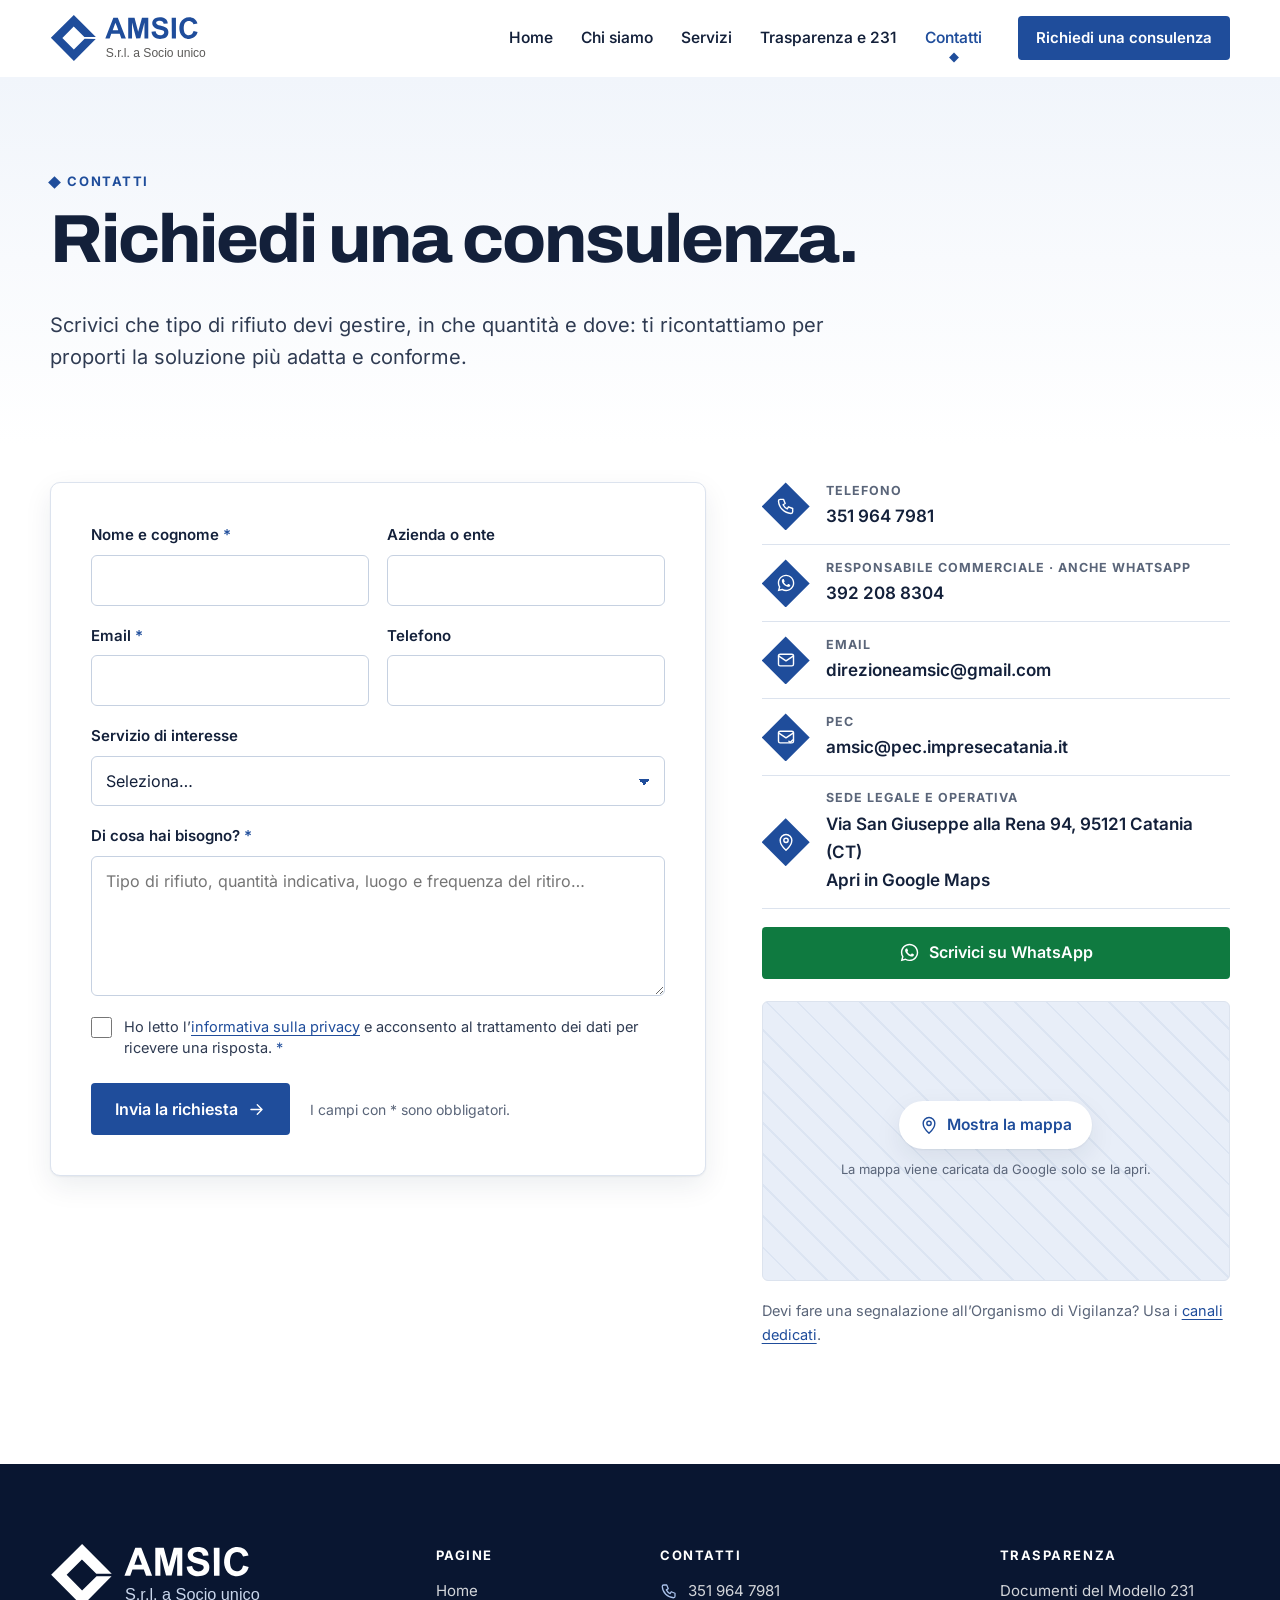
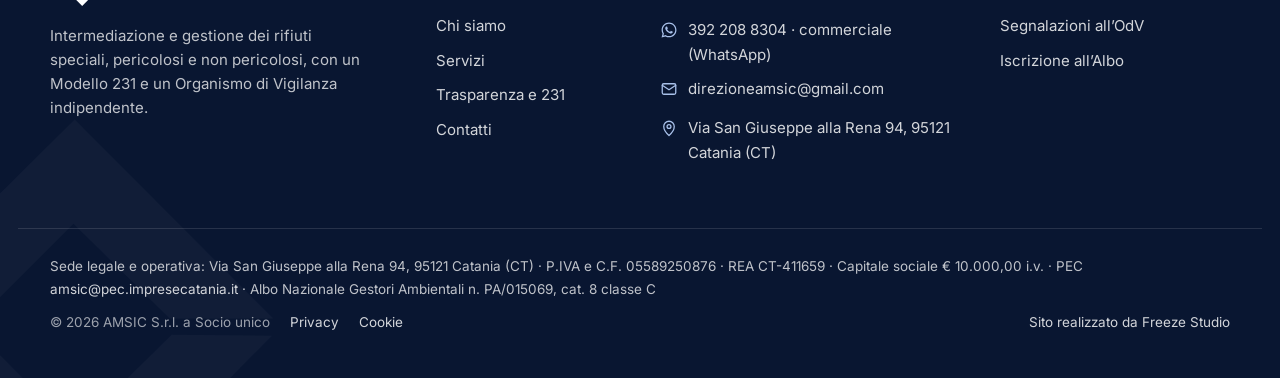
<file: contatti.html>
<!doctype html>
<html lang="it">
<head>
<meta charset="utf-8">
<meta name="viewport" content="width=device-width, initial-scale=1">
<title>Contatti | AMSIC – richiedi una consulenza</title>
<meta name="description" content="Contatta AMSIC per la gestione dei tuoi rifiuti speciali: telefono 351 964 7981, email direzioneamsic@gmail.com, sede a Catania. Rispondiamo con una proposta su misura.">
<link rel="canonical" href="https://www.amsic.it/contatti">
<meta name="google-site-verification" content="l3V-7dkjAfRdMd8adwk6uq7UDjQDXtpb1NbwODb5PtI">
<meta name="theme-color" content="#1F4D9B">
<meta property="og:type" content="website">
<meta property="og:locale" content="it_IT">
<meta property="og:site_name" content="AMSIC">
<meta property="og:title" content="Contatti | AMSIC – richiedi una consulenza">
<meta property="og:description" content="Contatta AMSIC per la gestione dei tuoi rifiuti speciali: telefono 351 964 7981, email direzioneamsic@gmail.com, sede a Catania. Rispondiamo con una proposta su misura.">
<meta property="og:url" content="https://www.amsic.it/contatti">
<meta property="og:image" content="https://www.amsic.it/assets/img/condivisione.jpg">
<meta property="og:image:width" content="1200">
<meta property="og:image:height" content="630">
<meta name="twitter:card" content="summary_large_image">
<link rel="icon" href="/favicon.ico" sizes="48x48">
<link rel="icon" href="assets/logo/favicon-96.png" sizes="96x96" type="image/png">
<link rel="icon" href="assets/logo/amsic-marchio.svg" type="image/svg+xml">
<link rel="apple-touch-icon" href="assets/logo/apple-touch-icon.png">
<link rel="manifest" href="/site.webmanifest">
<link rel="preload" href="assets/font/archivo.woff2" as="font" type="font/woff2" crossorigin>
<link rel="preload" href="assets/font/inter.woff2" as="font" type="font/woff2" crossorigin>
<link rel="stylesheet" href="assets/css/stile.css?v=7">
<script type="application/ld+json">{"@context": "https://schema.org", "@type": "LocalBusiness", "@id": "https://www.amsic.it/#azienda", "name": "AMSIC S.r.l. a Socio unico", "alternateName": "AMSIC", "description": "Intermediazione e gestione di rifiuti speciali, pericolosi e non pericolosi: raccolta, trasporto, smaltimento e recupero tramite partner autorizzati, consulenza ambientale e gestione documentale.", "url": "https://www.amsic.it/", "logo": "https://www.amsic.it/assets/logo/icon-512.png", "image": "https://www.amsic.it/assets/img/condivisione.jpg", "telephone": "+393519647981", "contactPoint": [{"@type": "ContactPoint", "contactType": "sales", "telephone": "+393922088304", "availableLanguage": "Italian"}], "email": "direzioneamsic@gmail.com", "vatID": "IT05589250876", "taxID": "05589250876", "address": {"@type": "PostalAddress", "streetAddress": "Via San Giuseppe alla Rena 94", "postalCode": "95121", "addressLocality": "Catania", "addressRegion": "CT", "addressCountry": "IT"}}</script>
</head>
<body>
<a class="salta" href="#contenuto">Vai al contenuto</a>
<header class="testata" data-testata>
  <div class="wrap testata-in">
    <a class="logo" href="./" aria-label="AMSIC, torna alla home"><img src="assets/logo/amsic-logo.svg" alt="AMSIC S.r.l. a Socio unico" width="190" height="56"></a>
    <nav class="nav" id="menu" aria-label="Menu principale">
      <ul><li><a href="./">Home</a></li><li><a href="chi-siamo">Chi siamo</a></li><li><a href="servizi">Servizi</a></li><li><a href="trasparenza">Trasparenza e 231</a></li><li><a href="contatti" aria-current="page">Contatti</a></li></ul>
      <div class="nav-extra"><a class="btn btn-secondario btn-piccolo" href="tel:+393519647981" data-evento="chiamata"><span class="btn-ico"><svg xmlns="http://www.w3.org/2000/svg" viewBox="0 0 24 24" fill="none" stroke="currentColor" stroke-width="1.7" stroke-linecap="round" stroke-linejoin="round" aria-hidden="true" focusable="false"><path d="M5 4h4l2 5-2.5 1.5a11 11 0 0 0 5 5L15 13l5 2v4a2 2 0 0 1-2 2A16 16 0 0 1 3 6a2 2 0 0 1 2-2"/></svg></span>Chiama 351 964 7981</a></div>
    </nav>
    <a class="btn btn-primario btn-piccolo testata-cta" href="contatti#modulo">Richiedi una consulenza</a>
    <button class="menu-btn" type="button" aria-controls="menu" aria-expanded="false" data-menu>
      <span class="menu-apri"><svg xmlns="http://www.w3.org/2000/svg" viewBox="0 0 24 24" fill="none" stroke="currentColor" stroke-width="1.7" stroke-linecap="round" stroke-linejoin="round" aria-hidden="true" focusable="false"><path d="M4 7h16M4 12h16M4 17h16"/></svg></span><span class="menu-chiudi"><svg xmlns="http://www.w3.org/2000/svg" viewBox="0 0 24 24" fill="none" stroke="currentColor" stroke-width="1.7" stroke-linecap="round" stroke-linejoin="round" aria-hidden="true" focusable="false"><path d="M6 6l12 12M18 6 6 18"/></svg></span><span class="sr">Menu</span>
    </button>
  </div>
</header>
<main id="contenuto">

<section class="testa-pagina">
  <div class="wrap rivela">
    <p class="occhiello">Contatti</p>
    <h1>Richiedi una consulenza.</h1>
    <p class="lead">Scrivici che tipo di rifiuto devi gestire, in che quantità e dove: ti ricontattiamo per proporti la soluzione più adatta e conforme.</p>
  </div>
</section>

<section class="sezione sezione-contatti">
  <div class="wrap contatti-griglia">
    <div class="contatti-modulo rivela"><form class="modulo" id="modulo" action="https://formsubmit.co/direzioneamsic@gmail.com" method="post" data-modulo data-endpoint="https://formsubmit.co/ajax/direzioneamsic@gmail.com" data-email="direzioneamsic@gmail.com" data-tel="351 964 7981" novalidate>
  <input type="hidden" name="_subject" value="Richiesta dal sito AMSIC">
  <input type="hidden" name="_template" value="table">
  <input type="hidden" name="_captcha" value="false">
  <input type="hidden" name="_next" value="https://www.amsic.it/grazie">
  <p class="campo-esca" aria-hidden="true"><label>Lascia vuoto <input type="text" name="_honey" tabindex="-1" autocomplete="off"></label></p>
  <div class="campi">
    <p class="campo"><label for="m-nome">Nome e cognome <span aria-hidden="true">*</span></label><input id="m-nome" name="Nome" type="text" autocomplete="name" required></p>
    <p class="campo"><label for="m-azienda">Azienda o ente</label><input id="m-azienda" name="Azienda" type="text" autocomplete="organization"></p>
    <p class="campo"><label for="m-email">Email <span aria-hidden="true">*</span></label><input id="m-email" name="email" type="email" autocomplete="email" required></p>
    <p class="campo"><label for="m-tel">Telefono</label><input id="m-tel" name="Telefono" type="tel" autocomplete="tel" inputmode="tel"></p>
    <p class="campo largo"><label for="m-servizio">Servizio di interesse</label><select id="m-servizio" name="Servizio"><option value="">Seleziona…</option><option value="Intermediazione rifiuti" data-id="intermediazione">Intermediazione rifiuti</option><option value="Raccolta rifiuti speciali" data-id="raccolta">Raccolta rifiuti speciali</option><option value="Trasporto rifiuti" data-id="trasporto">Trasporto rifiuti</option><option value="Smaltimento e recupero" data-id="recupero">Smaltimento e recupero</option><option value="Consulenza ambientale" data-id="consulenza">Consulenza ambientale</option><option value="Gestione documentale" data-id="documentale">Gestione documentale</option><option value="Altro">Altro</option></select></p>
    <p class="campo largo"><label for="m-msg">Di cosa hai bisogno? <span aria-hidden="true">*</span></label><textarea id="m-msg" name="Messaggio" rows="5" required placeholder="Tipo di rifiuto, quantità indicativa, luogo e frequenza del ritiro…"></textarea></p>
  </div>
  <p class="consenso"><input id="m-privacy" type="checkbox" name="Privacy" value="Accettata" required><label for="m-privacy">Ho letto l’<a href="privacy" target="_blank">informativa sulla privacy</a> e acconsento al trattamento dei dati per ricevere una risposta. <span aria-hidden="true">*</span></label></p>
  <div class="modulo-fondo">
    <button class="btn btn-primario" type="submit"><span data-etichetta>Invia la richiesta</span><span class="btn-ico"><svg xmlns="http://www.w3.org/2000/svg" viewBox="0 0 24 24" fill="none" stroke="currentColor" stroke-width="1.7" stroke-linecap="round" stroke-linejoin="round" aria-hidden="true" focusable="false"><path d="M5 12h14M13 6l6 6-6 6"/></svg></span></button>
    <p class="nota">I campi con * sono obbligatori.</p>
  </div>
  <div class="esito" role="status" aria-live="polite" data-esito hidden></div>
</form></div>
    <aside class="contatti-info rivela" aria-label="Recapiti">
      <ul class="recapiti">
        <li><span class="icona-rombo"><svg xmlns="http://www.w3.org/2000/svg" viewBox="0 0 24 24" fill="none" stroke="currentColor" stroke-width="1.7" stroke-linecap="round" stroke-linejoin="round" aria-hidden="true" focusable="false"><path d="M5 4h4l2 5-2.5 1.5a11 11 0 0 0 5 5L15 13l5 2v4a2 2 0 0 1-2 2A16 16 0 0 1 3 6a2 2 0 0 1 2-2"/></svg></span><div><h2>Telefono</h2><p><a href="tel:+393519647981" data-evento="chiamata">351 964 7981</a></p></div></li>
        <li><span class="icona-rombo"><svg xmlns="http://www.w3.org/2000/svg" viewBox="0 0 24 24" aria-hidden="true" focusable="false"><path fill="currentColor" d="M12.04 2C6.58 2 2.13 6.45 2.13 11.91c0 1.75.46 3.45 1.32 4.95L2.05 22l5.25-1.38c1.45.79 3.08 1.21 4.74 1.21 5.46 0 9.91-4.45 9.91-9.91S17.5 2 12.04 2m.01 1.67c4.55 0 8.24 3.7 8.24 8.24 0 4.55-3.69 8.24-8.24 8.24-1.49 0-2.94-.4-4.2-1.15l-.3-.18-3.12.82.83-3.04-.2-.31a8.2 8.2 0 0 1-1.26-4.38c0-4.54 3.7-8.24 8.25-8.24M8.53 7.33c-.16 0-.43.06-.66.31-.22.25-.87.86-.87 2.07 0 1.22.89 2.39 1 2.56.14.17 1.76 2.67 4.25 3.73.59.27 1.050.42 1.41.53.59.19 1.13.16 1.56.1.48-.07 1.46-.6 1.67-1.18.21-.58.21-1.070.15-1.18-.07-.1-.23-.16-.48-.27-.25-.14-1.47-.74-1.69-.82-.23-.08-.37-.12-.56.12-.16.25-.64.81-.78.97-.15.17-.29.19-.53.07-.26-.13-1.06-.39-2-1.23-.74-.66-1.23-1.47-1.38-1.72-.12-.24-.01-.39.11-.5.11-.11.27-.29.37-.44.13-.14.17-.25.25-.41.08-.17 0-.31-.05-.43-.06-.12-.56-1.36-.78-1.85-.19-.5-.4-.42-.55-.43-.14 0-.3-.01-.47-.01"/></svg></span><div><h2>Responsabile commerciale · anche WhatsApp</h2><p><a href="tel:+393922088304" data-evento="chiamata">392 208 8304</a></p></div></li>
        <li><span class="icona-rombo"><svg xmlns="http://www.w3.org/2000/svg" viewBox="0 0 24 24" fill="none" stroke="currentColor" stroke-width="1.7" stroke-linecap="round" stroke-linejoin="round" aria-hidden="true" focusable="false"><rect x="3" y="5" width="18" height="14" rx="2"/><path d="m3 7 9 6 9-6"/></svg></span><div><h2>Email</h2><p><a href="mailto:direzioneamsic@gmail.com">direzioneamsic@gmail.com</a></p></div></li>
        <li><span class="icona-rombo"><svg xmlns="http://www.w3.org/2000/svg" viewBox="0 0 24 24" fill="none" stroke="currentColor" stroke-width="1.7" stroke-linecap="round" stroke-linejoin="round" aria-hidden="true" focusable="false"><rect x="3" y="5" width="18" height="14" rx="2"/><path d="m3 7 9 6 9-6"/><path d="m15.5 17 1.5 1.5 3-3"/></svg></span><div><h2>PEC</h2><p><a href="mailto:amsic@pec.impresecatania.it">amsic@pec.impresecatania.it</a></p></div></li>
        <li><span class="icona-rombo"><svg xmlns="http://www.w3.org/2000/svg" viewBox="0 0 24 24" fill="none" stroke="currentColor" stroke-width="1.7" stroke-linecap="round" stroke-linejoin="round" aria-hidden="true" focusable="false"><path d="M12 22s7-6.2 7-12a7 7 0 1 0-14 0c0 5.8 7 12 7 12z"/><circle cx="12" cy="10" r="2.6"/></svg></span><div><h2>Sede legale e operativa</h2><p>Via San Giuseppe alla Rena 94, 95121 Catania (CT)<br><a href="https://www.google.com/maps/search/?api=1&query=Via+San+Giuseppe+alla+Rena+94,+95121+Catania+CT" target="_blank" rel="noopener">Apri in Google Maps</a></p></div></li>
      </ul>
      <a class="btn btn-wa" href="https://wa.me/393922088304?text=Buongiorno%2C%20vorrei%20informazioni%20sui%20vostri%20servizi." target="_blank" rel="noopener" data-evento="whatsapp"><span class="btn-ico"><svg xmlns="http://www.w3.org/2000/svg" viewBox="0 0 24 24" aria-hidden="true" focusable="false"><path fill="currentColor" d="M12.04 2C6.58 2 2.13 6.45 2.13 11.91c0 1.75.46 3.45 1.32 4.95L2.05 22l5.25-1.38c1.45.79 3.08 1.21 4.74 1.21 5.46 0 9.91-4.45 9.91-9.91S17.5 2 12.04 2m.01 1.67c4.55 0 8.24 3.7 8.24 8.24 0 4.55-3.69 8.24-8.24 8.24-1.49 0-2.94-.4-4.2-1.15l-.3-.18-3.12.82.83-3.04-.2-.31a8.2 8.2 0 0 1-1.26-4.38c0-4.54 3.7-8.24 8.25-8.24M8.53 7.33c-.16 0-.43.06-.66.31-.22.25-.87.86-.87 2.07 0 1.22.89 2.39 1 2.56.14.17 1.76 2.67 4.25 3.73.59.27 1.050.42 1.41.53.59.19 1.13.16 1.56.1.48-.07 1.46-.6 1.67-1.18.21-.58.21-1.070.15-1.18-.07-.1-.23-.16-.48-.27-.25-.14-1.47-.74-1.69-.82-.23-.08-.37-.12-.56.12-.16.25-.64.81-.78.97-.15.17-.29.19-.53.07-.26-.13-1.06-.39-2-1.23-.74-.66-1.23-1.47-1.38-1.72-.12-.24-.01-.39.11-.5.11-.11.27-.29.37-.44.13-.14.17-.25.25-.41.08-.17 0-.31-.05-.43-.06-.12-.56-1.36-.78-1.85-.19-.5-.4-.42-.55-.43-.14 0-.3-.01-.47-.01"/></svg></span>Scrivici su WhatsApp</a>
      <div class="mappa" data-mappa="https://www.google.com/maps?q=Via+San+Giuseppe+alla+Rena+94,+95121+Catania+CT&output=embed">
        <button class="mappa-btn" type="button" data-mappa-btn><svg xmlns="http://www.w3.org/2000/svg" viewBox="0 0 24 24" fill="none" stroke="currentColor" stroke-width="1.7" stroke-linecap="round" stroke-linejoin="round" aria-hidden="true" focusable="false"><path d="M12 22s7-6.2 7-12a7 7 0 1 0-14 0c0 5.8 7 12 7 12z"/><circle cx="12" cy="10" r="2.6"/></svg><span>Mostra la mappa</span></button>
        <p class="mappa-nota">La mappa viene caricata da Google solo se la apri.</p>
      </div>
      <p class="nota-odv">Devi fare una segnalazione all’Organismo di Vigilanza? Usa i <a href="trasparenza#segnalazioni">canali dedicati</a>.</p>
    </aside>
  </div>
</section>

</main>
<footer class="pie">
  <svg class="pie-marchio" xmlns="http://www.w3.org/2000/svg" viewBox="0 0 595 595.28" aria-hidden="true" focusable="false"><polygon fill="currentColor" points="438.71 285.48 302.45 151.16 157.4 296.08 304.07 443.77 441.47 308.66 583.67 309.8 304.96 591.78 10.35 294.78 304.07 3.5 585.54 285.48"/></svg>
  <div class="wrap pie-griglia">
    <div class="pie-col pie-marca">
      <img src="assets/logo/amsic-logo-bianco.svg" alt="AMSIC S.r.l. a Socio unico" width="210" height="62" loading="lazy">
      <p>Intermediazione e gestione dei rifiuti speciali, pericolosi e non pericolosi, con un Modello 231 e un Organismo di Vigilanza indipendente.</p>
    </div>
    <div class="pie-col">
      <h2 class="pie-titolo">Pagine</h2>
      <ul class="pie-lista"><li><a href="./">Home</a></li><li><a href="chi-siamo">Chi siamo</a></li><li><a href="servizi">Servizi</a></li><li><a href="trasparenza">Trasparenza e 231</a></li><li><a href="contatti">Contatti</a></li></ul>
    </div>
    <div class="pie-col">
      <h2 class="pie-titolo">Contatti</h2>
      <ul class="pie-lista pie-contatti">
        <li><a href="tel:+393519647981"><svg xmlns="http://www.w3.org/2000/svg" viewBox="0 0 24 24" fill="none" stroke="currentColor" stroke-width="1.7" stroke-linecap="round" stroke-linejoin="round" aria-hidden="true" focusable="false"><path d="M5 4h4l2 5-2.5 1.5a11 11 0 0 0 5 5L15 13l5 2v4a2 2 0 0 1-2 2A16 16 0 0 1 3 6a2 2 0 0 1 2-2"/></svg>351 964 7981</a></li>
        <li><a href="https://wa.me/393922088304" target="_blank" rel="noopener"><svg xmlns="http://www.w3.org/2000/svg" viewBox="0 0 24 24" aria-hidden="true" focusable="false"><path fill="currentColor" d="M12.04 2C6.58 2 2.13 6.45 2.13 11.91c0 1.75.46 3.45 1.32 4.95L2.05 22l5.25-1.38c1.45.79 3.08 1.21 4.74 1.21 5.46 0 9.91-4.45 9.91-9.91S17.5 2 12.04 2m.01 1.67c4.55 0 8.24 3.7 8.24 8.24 0 4.55-3.69 8.24-8.24 8.24-1.49 0-2.94-.4-4.2-1.15l-.3-.18-3.12.82.83-3.04-.2-.31a8.2 8.2 0 0 1-1.26-4.38c0-4.54 3.7-8.24 8.25-8.24M8.53 7.33c-.16 0-.43.06-.66.31-.22.25-.87.86-.87 2.07 0 1.22.89 2.39 1 2.56.14.17 1.76 2.67 4.25 3.73.59.27 1.050.42 1.41.53.59.19 1.13.16 1.56.1.48-.07 1.46-.6 1.67-1.18.21-.58.21-1.070.15-1.18-.07-.1-.23-.16-.48-.27-.25-.14-1.47-.74-1.69-.82-.23-.08-.37-.12-.56.12-.16.25-.64.81-.78.97-.15.17-.29.19-.53.07-.26-.13-1.06-.39-2-1.23-.74-.66-1.23-1.47-1.38-1.72-.12-.24-.01-.39.11-.5.11-.11.27-.29.37-.44.13-.14.17-.25.25-.41.08-.17 0-.31-.05-.43-.06-.12-.56-1.36-.78-1.85-.19-.5-.4-.42-.55-.43-.14 0-.3-.01-.47-.01"/></svg>392 208 8304 · commerciale (WhatsApp)</a></li>
        <li><a href="mailto:direzioneamsic@gmail.com"><svg xmlns="http://www.w3.org/2000/svg" viewBox="0 0 24 24" fill="none" stroke="currentColor" stroke-width="1.7" stroke-linecap="round" stroke-linejoin="round" aria-hidden="true" focusable="false"><rect x="3" y="5" width="18" height="14" rx="2"/><path d="m3 7 9 6 9-6"/></svg>direzioneamsic@gmail.com</a></li>
        <li><a href="https://www.google.com/maps/search/?api=1&query=Via+San+Giuseppe+alla+Rena+94,+95121+Catania+CT" target="_blank" rel="noopener"><svg xmlns="http://www.w3.org/2000/svg" viewBox="0 0 24 24" fill="none" stroke="currentColor" stroke-width="1.7" stroke-linecap="round" stroke-linejoin="round" aria-hidden="true" focusable="false"><path d="M12 22s7-6.2 7-12a7 7 0 1 0-14 0c0 5.8 7 12 7 12z"/><circle cx="12" cy="10" r="2.6"/></svg>Via San Giuseppe alla Rena 94, 95121 Catania (CT)</a></li>
      </ul>
    </div>
    <div class="pie-col">
      <h2 class="pie-titolo">Trasparenza</h2>
      <ul class="pie-lista">
        <li><a href="trasparenza#documenti">Documenti del Modello 231</a></li>
        <li><a href="trasparenza#segnalazioni">Segnalazioni all’OdV</a></li>
        <li><a href="trasparenza#autorizzazioni">Iscrizione all’Albo</a></li>
      </ul>
    </div>
  </div>
  <div class="wrap pie-legale">
    <p>Sede legale e operativa: Via San Giuseppe alla Rena 94, 95121 Catania (CT) · P.IVA e C.F. 05589250876 · REA CT-411659 · Capitale sociale € 10.000,00 i.v. · PEC <a href="mailto:amsic@pec.impresecatania.it">amsic@pec.impresecatania.it</a> · Albo Nazionale Gestori Ambientali n. PA/015069, cat. 8 classe C</p>
    <p class="pie-fondo"><span>© 2026 AMSIC S.r.l. a Socio unico</span><a href="privacy">Privacy</a><a href="cookie">Cookie</a><a class="pie-firma" href="https://freezestudio.it/" target="_blank" rel="noopener">Sito realizzato da Freeze Studio</a></p>
  </div>
</footer>
<div class="barra-mobile" data-barra aria-hidden="true">
  <a class="btn btn-secondario" href="tel:+393519647981" tabindex="-1" data-evento="chiamata"><span class="btn-ico"><svg xmlns="http://www.w3.org/2000/svg" viewBox="0 0 24 24" fill="none" stroke="currentColor" stroke-width="1.7" stroke-linecap="round" stroke-linejoin="round" aria-hidden="true" focusable="false"><path d="M5 4h4l2 5-2.5 1.5a11 11 0 0 0 5 5L15 13l5 2v4a2 2 0 0 1-2 2A16 16 0 0 1 3 6a2 2 0 0 1 2-2"/></svg></span>Chiama</a>
  <a tabindex="-1" class="btn btn-wa" href="https://wa.me/393922088304?text=Buongiorno%2C%20vorrei%20informazioni%20sui%20vostri%20servizi." target="_blank" rel="noopener" data-evento="whatsapp"><span class="btn-ico"><svg xmlns="http://www.w3.org/2000/svg" viewBox="0 0 24 24" aria-hidden="true" focusable="false"><path fill="currentColor" d="M12.04 2C6.58 2 2.13 6.45 2.13 11.91c0 1.75.46 3.45 1.32 4.95L2.05 22l5.25-1.38c1.45.79 3.08 1.21 4.74 1.21 5.46 0 9.91-4.45 9.91-9.91S17.5 2 12.04 2m.01 1.67c4.55 0 8.24 3.7 8.24 8.24 0 4.55-3.69 8.24-8.24 8.24-1.49 0-2.94-.4-4.2-1.15l-.3-.18-3.12.82.83-3.04-.2-.31a8.2 8.2 0 0 1-1.26-4.38c0-4.54 3.7-8.24 8.25-8.24M8.53 7.33c-.16 0-.43.06-.66.31-.22.25-.87.86-.87 2.07 0 1.22.89 2.39 1 2.56.14.17 1.76 2.67 4.25 3.73.59.27 1.050.42 1.41.53.59.19 1.13.16 1.56.1.48-.07 1.46-.6 1.67-1.18.21-.58.21-1.070.15-1.18-.07-.1-.23-.16-.48-.27-.25-.14-1.47-.74-1.69-.82-.23-.08-.37-.12-.56.12-.16.25-.64.81-.78.97-.15.17-.29.19-.53.07-.26-.13-1.06-.39-2-1.23-.74-.66-1.23-1.47-1.38-1.72-.12-.24-.01-.39.11-.5.11-.11.27-.29.37-.44.13-.14.17-.25.25-.41.08-.17 0-.31-.05-.43-.06-.12-.56-1.36-.78-1.85-.19-.5-.4-.42-.55-.43-.14 0-.3-.01-.47-.01"/></svg></span>WhatsApp</a>
  <a class="btn btn-primario" href="#modulo" tabindex="-1">Scrivici</a>
</div>
<script src="assets/js/sito.js?v=7" defer></script>
</body>
</html>
</file>
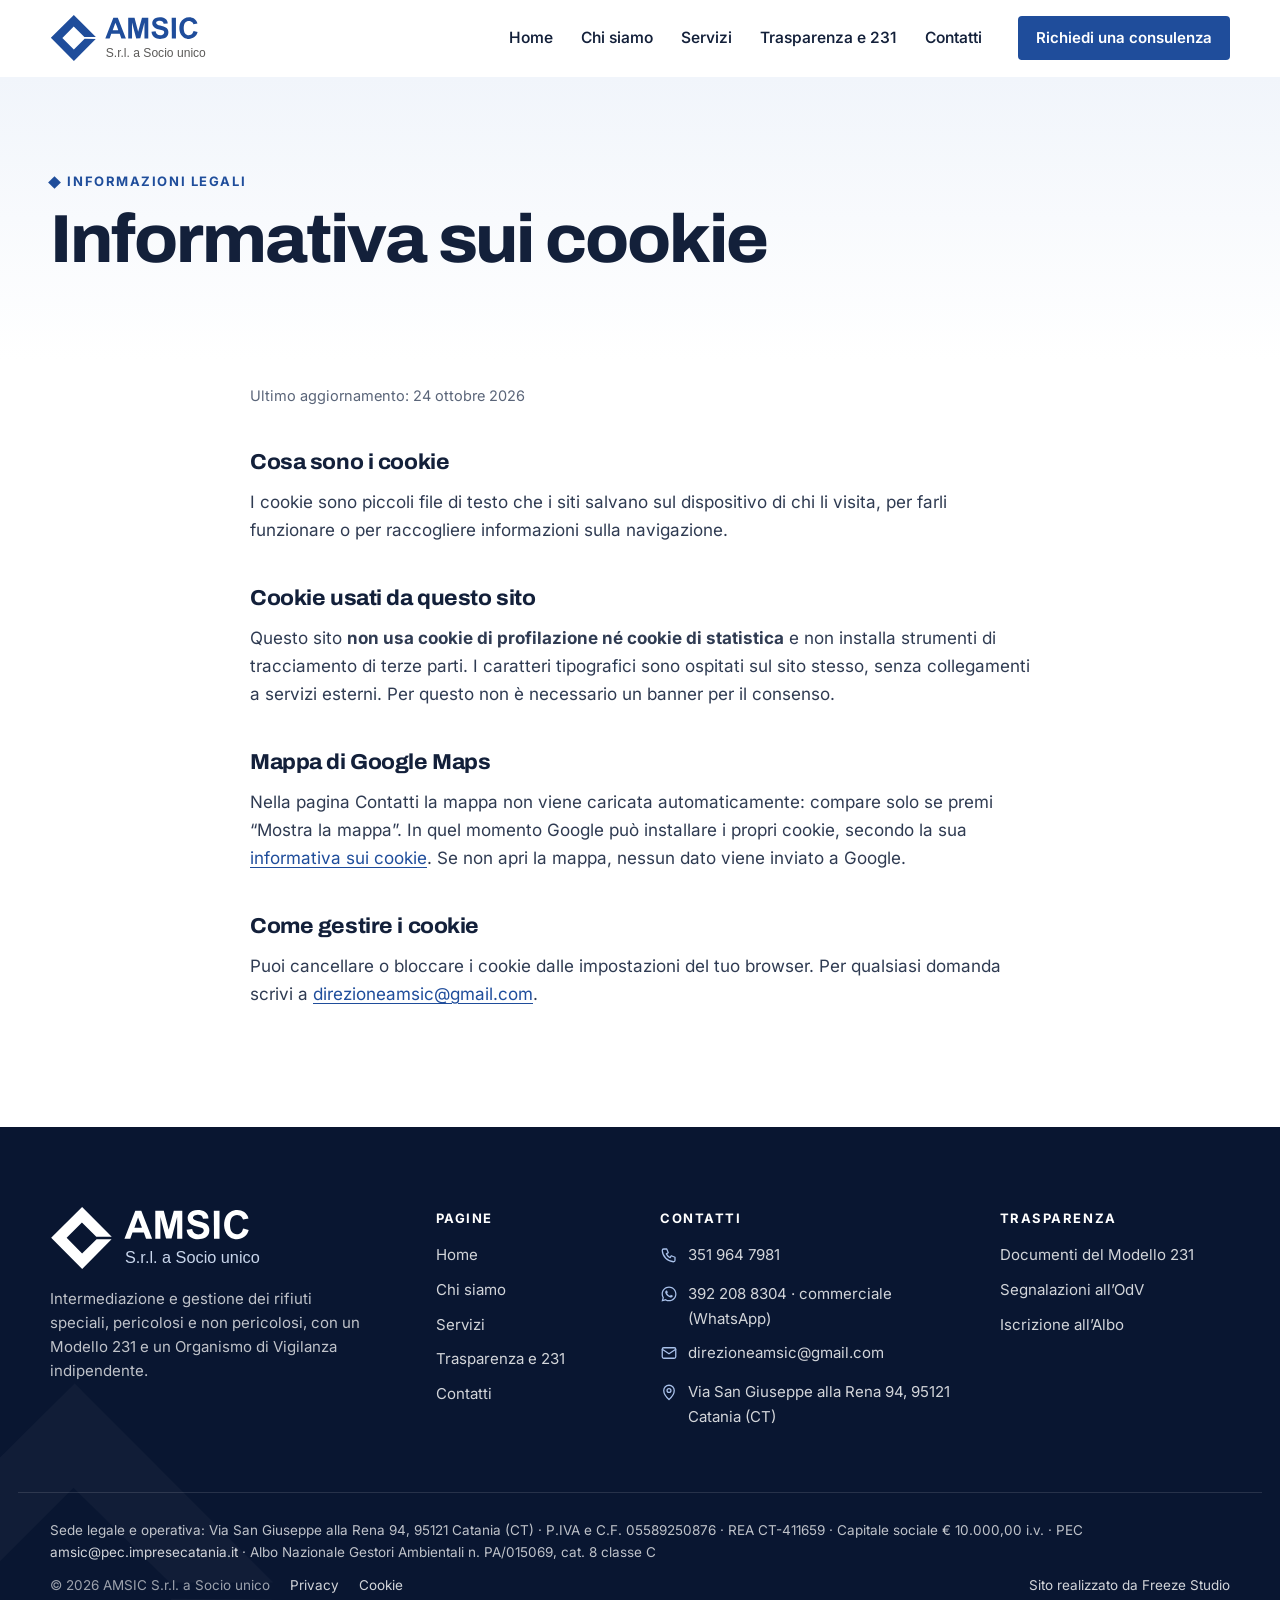
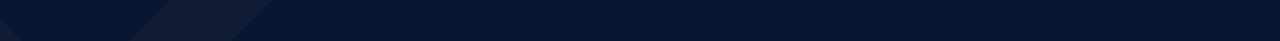
<file: cookie.html>
<!doctype html>
<html lang="it">
<head>
<meta charset="utf-8">
<meta name="viewport" content="width=device-width, initial-scale=1">
<title>Informativa sui cookie | AMSIC</title>
<meta name="description" content="Il sito AMSIC non usa cookie di profilazione né di statistica.">
<link rel="canonical" href="https://www.amsic.it/cookie">
<meta name="google-site-verification" content="l3V-7dkjAfRdMd8adwk6uq7UDjQDXtpb1NbwODb5PtI">
<meta name="theme-color" content="#1F4D9B">
<meta property="og:type" content="website">
<meta property="og:locale" content="it_IT">
<meta property="og:site_name" content="AMSIC">
<meta property="og:title" content="Informativa sui cookie | AMSIC">
<meta property="og:description" content="Il sito AMSIC non usa cookie di profilazione né di statistica.">
<meta property="og:url" content="https://www.amsic.it/cookie">
<meta property="og:image" content="https://www.amsic.it/assets/img/condivisione.jpg">
<meta property="og:image:width" content="1200">
<meta property="og:image:height" content="630">
<meta name="twitter:card" content="summary_large_image">
<link rel="icon" href="/favicon.ico" sizes="48x48">
<link rel="icon" href="assets/logo/favicon-96.png" sizes="96x96" type="image/png">
<link rel="icon" href="assets/logo/amsic-marchio.svg" type="image/svg+xml">
<link rel="apple-touch-icon" href="assets/logo/apple-touch-icon.png">
<link rel="manifest" href="/site.webmanifest">
<link rel="preload" href="assets/font/archivo.woff2" as="font" type="font/woff2" crossorigin>
<link rel="preload" href="assets/font/inter.woff2" as="font" type="font/woff2" crossorigin>
<link rel="stylesheet" href="assets/css/stile.css?v=7">

</head>
<body>
<a class="salta" href="#contenuto">Vai al contenuto</a>
<header class="testata" data-testata>
  <div class="wrap testata-in">
    <a class="logo" href="./" aria-label="AMSIC, torna alla home"><img src="assets/logo/amsic-logo.svg" alt="AMSIC S.r.l. a Socio unico" width="190" height="56"></a>
    <nav class="nav" id="menu" aria-label="Menu principale">
      <ul><li><a href="./">Home</a></li><li><a href="chi-siamo">Chi siamo</a></li><li><a href="servizi">Servizi</a></li><li><a href="trasparenza">Trasparenza e 231</a></li><li><a href="contatti">Contatti</a></li></ul>
      <div class="nav-extra"><a class="btn btn-secondario btn-piccolo" href="tel:+393519647981" data-evento="chiamata"><span class="btn-ico"><svg xmlns="http://www.w3.org/2000/svg" viewBox="0 0 24 24" fill="none" stroke="currentColor" stroke-width="1.7" stroke-linecap="round" stroke-linejoin="round" aria-hidden="true" focusable="false"><path d="M5 4h4l2 5-2.5 1.5a11 11 0 0 0 5 5L15 13l5 2v4a2 2 0 0 1-2 2A16 16 0 0 1 3 6a2 2 0 0 1 2-2"/></svg></span>Chiama 351 964 7981</a></div>
    </nav>
    <a class="btn btn-primario btn-piccolo testata-cta" href="contatti#modulo">Richiedi una consulenza</a>
    <button class="menu-btn" type="button" aria-controls="menu" aria-expanded="false" data-menu>
      <span class="menu-apri"><svg xmlns="http://www.w3.org/2000/svg" viewBox="0 0 24 24" fill="none" stroke="currentColor" stroke-width="1.7" stroke-linecap="round" stroke-linejoin="round" aria-hidden="true" focusable="false"><path d="M4 7h16M4 12h16M4 17h16"/></svg></span><span class="menu-chiudi"><svg xmlns="http://www.w3.org/2000/svg" viewBox="0 0 24 24" fill="none" stroke="currentColor" stroke-width="1.7" stroke-linecap="round" stroke-linejoin="round" aria-hidden="true" focusable="false"><path d="M6 6l12 12M18 6 6 18"/></svg></span><span class="sr">Menu</span>
    </button>
  </div>
</header>
<main id="contenuto">

<section class="testa-pagina">
  <div class="wrap"><p class="occhiello">Informazioni legali</p><h1>Informativa sui cookie</h1></div>
</section>
<section class="sezione testo-legale">
  <div class="wrap stretto">
<p class="aggiornato">Ultimo aggiornamento: 24 ottobre 2026</p>
<h2>Cosa sono i cookie</h2>
<p>I cookie sono piccoli file di testo che i siti salvano sul dispositivo di chi li visita, per farli funzionare o per raccogliere informazioni sulla navigazione.</p>
<h2>Cookie usati da questo sito</h2>
<p>Questo sito <strong>non usa cookie di profilazione né cookie di statistica</strong> e non installa strumenti di tracciamento di terze parti. I caratteri tipografici sono ospitati sul sito stesso, senza collegamenti a servizi esterni. Per questo non è necessario un banner per il consenso.</p>
<h2>Mappa di Google Maps</h2>
<p>Nella pagina Contatti la mappa non viene caricata automaticamente: compare solo se premi “Mostra la mappa”. In quel momento Google può installare i propri cookie, secondo la sua <a href="https://policies.google.com/technologies/cookies?hl=it" target="_blank" rel="noopener">informativa sui cookie</a>. Se non apri la mappa, nessun dato viene inviato a Google.</p>
<h2>Come gestire i cookie</h2>
<p>Puoi cancellare o bloccare i cookie dalle impostazioni del tuo browser. Per qualsiasi domanda scrivi a <a href="mailto:direzioneamsic@gmail.com">direzioneamsic@gmail.com</a>.</p>
</div>
</section>
</main>
<footer class="pie">
  <svg class="pie-marchio" xmlns="http://www.w3.org/2000/svg" viewBox="0 0 595 595.28" aria-hidden="true" focusable="false"><polygon fill="currentColor" points="438.71 285.48 302.45 151.16 157.4 296.08 304.07 443.77 441.47 308.66 583.67 309.8 304.96 591.78 10.35 294.78 304.07 3.5 585.54 285.48"/></svg>
  <div class="wrap pie-griglia">
    <div class="pie-col pie-marca">
      <img src="assets/logo/amsic-logo-bianco.svg" alt="AMSIC S.r.l. a Socio unico" width="210" height="62" loading="lazy">
      <p>Intermediazione e gestione dei rifiuti speciali, pericolosi e non pericolosi, con un Modello 231 e un Organismo di Vigilanza indipendente.</p>
    </div>
    <div class="pie-col">
      <h2 class="pie-titolo">Pagine</h2>
      <ul class="pie-lista"><li><a href="./">Home</a></li><li><a href="chi-siamo">Chi siamo</a></li><li><a href="servizi">Servizi</a></li><li><a href="trasparenza">Trasparenza e 231</a></li><li><a href="contatti">Contatti</a></li></ul>
    </div>
    <div class="pie-col">
      <h2 class="pie-titolo">Contatti</h2>
      <ul class="pie-lista pie-contatti">
        <li><a href="tel:+393519647981"><svg xmlns="http://www.w3.org/2000/svg" viewBox="0 0 24 24" fill="none" stroke="currentColor" stroke-width="1.7" stroke-linecap="round" stroke-linejoin="round" aria-hidden="true" focusable="false"><path d="M5 4h4l2 5-2.5 1.5a11 11 0 0 0 5 5L15 13l5 2v4a2 2 0 0 1-2 2A16 16 0 0 1 3 6a2 2 0 0 1 2-2"/></svg>351 964 7981</a></li>
        <li><a href="https://wa.me/393922088304" target="_blank" rel="noopener"><svg xmlns="http://www.w3.org/2000/svg" viewBox="0 0 24 24" aria-hidden="true" focusable="false"><path fill="currentColor" d="M12.04 2C6.58 2 2.13 6.45 2.13 11.91c0 1.75.46 3.45 1.32 4.95L2.05 22l5.25-1.38c1.45.79 3.08 1.21 4.74 1.21 5.46 0 9.91-4.45 9.91-9.91S17.5 2 12.04 2m.01 1.67c4.55 0 8.24 3.7 8.24 8.24 0 4.55-3.69 8.24-8.24 8.24-1.49 0-2.94-.4-4.2-1.15l-.3-.18-3.12.82.83-3.04-.2-.31a8.2 8.2 0 0 1-1.26-4.38c0-4.54 3.7-8.24 8.25-8.24M8.53 7.33c-.16 0-.43.06-.66.31-.22.25-.87.86-.87 2.07 0 1.22.89 2.39 1 2.56.14.17 1.76 2.67 4.25 3.73.59.27 1.050.42 1.41.53.59.19 1.13.16 1.56.1.48-.07 1.46-.6 1.67-1.18.21-.58.21-1.070.15-1.18-.07-.1-.23-.16-.48-.27-.25-.14-1.47-.74-1.69-.82-.23-.08-.37-.12-.56.12-.16.25-.64.81-.78.97-.15.17-.29.19-.53.07-.26-.13-1.06-.39-2-1.23-.74-.66-1.23-1.47-1.38-1.72-.12-.24-.01-.39.11-.5.11-.11.27-.29.37-.44.13-.14.17-.25.25-.41.08-.17 0-.31-.05-.43-.06-.12-.56-1.36-.78-1.85-.19-.5-.4-.42-.55-.43-.14 0-.3-.01-.47-.01"/></svg>392 208 8304 · commerciale (WhatsApp)</a></li>
        <li><a href="mailto:direzioneamsic@gmail.com"><svg xmlns="http://www.w3.org/2000/svg" viewBox="0 0 24 24" fill="none" stroke="currentColor" stroke-width="1.7" stroke-linecap="round" stroke-linejoin="round" aria-hidden="true" focusable="false"><rect x="3" y="5" width="18" height="14" rx="2"/><path d="m3 7 9 6 9-6"/></svg>direzioneamsic@gmail.com</a></li>
        <li><a href="https://www.google.com/maps/search/?api=1&query=Via+San+Giuseppe+alla+Rena+94,+95121+Catania+CT" target="_blank" rel="noopener"><svg xmlns="http://www.w3.org/2000/svg" viewBox="0 0 24 24" fill="none" stroke="currentColor" stroke-width="1.7" stroke-linecap="round" stroke-linejoin="round" aria-hidden="true" focusable="false"><path d="M12 22s7-6.2 7-12a7 7 0 1 0-14 0c0 5.8 7 12 7 12z"/><circle cx="12" cy="10" r="2.6"/></svg>Via San Giuseppe alla Rena 94, 95121 Catania (CT)</a></li>
      </ul>
    </div>
    <div class="pie-col">
      <h2 class="pie-titolo">Trasparenza</h2>
      <ul class="pie-lista">
        <li><a href="trasparenza#documenti">Documenti del Modello 231</a></li>
        <li><a href="trasparenza#segnalazioni">Segnalazioni all’OdV</a></li>
        <li><a href="trasparenza#autorizzazioni">Iscrizione all’Albo</a></li>
      </ul>
    </div>
  </div>
  <div class="wrap pie-legale">
    <p>Sede legale e operativa: Via San Giuseppe alla Rena 94, 95121 Catania (CT) · P.IVA e C.F. 05589250876 · REA CT-411659 · Capitale sociale € 10.000,00 i.v. · PEC <a href="mailto:amsic@pec.impresecatania.it">amsic@pec.impresecatania.it</a> · Albo Nazionale Gestori Ambientali n. PA/015069, cat. 8 classe C</p>
    <p class="pie-fondo"><span>© 2026 AMSIC S.r.l. a Socio unico</span><a href="privacy">Privacy</a><a href="cookie">Cookie</a><a class="pie-firma" href="https://freezestudio.it/" target="_blank" rel="noopener">Sito realizzato da Freeze Studio</a></p>
  </div>
</footer>
<div class="barra-mobile" data-barra aria-hidden="true">
  <a class="btn btn-secondario" href="tel:+393519647981" tabindex="-1" data-evento="chiamata"><span class="btn-ico"><svg xmlns="http://www.w3.org/2000/svg" viewBox="0 0 24 24" fill="none" stroke="currentColor" stroke-width="1.7" stroke-linecap="round" stroke-linejoin="round" aria-hidden="true" focusable="false"><path d="M5 4h4l2 5-2.5 1.5a11 11 0 0 0 5 5L15 13l5 2v4a2 2 0 0 1-2 2A16 16 0 0 1 3 6a2 2 0 0 1 2-2"/></svg></span>Chiama</a>
  <a tabindex="-1" class="btn btn-wa" href="https://wa.me/393922088304?text=Buongiorno%2C%20vorrei%20informazioni%20sui%20vostri%20servizi." target="_blank" rel="noopener" data-evento="whatsapp"><span class="btn-ico"><svg xmlns="http://www.w3.org/2000/svg" viewBox="0 0 24 24" aria-hidden="true" focusable="false"><path fill="currentColor" d="M12.04 2C6.58 2 2.13 6.45 2.13 11.91c0 1.75.46 3.45 1.32 4.95L2.05 22l5.25-1.38c1.45.79 3.08 1.21 4.74 1.21 5.46 0 9.91-4.45 9.91-9.91S17.5 2 12.04 2m.01 1.67c4.55 0 8.24 3.7 8.24 8.24 0 4.55-3.69 8.24-8.24 8.24-1.49 0-2.94-.4-4.2-1.15l-.3-.18-3.12.82.83-3.04-.2-.31a8.2 8.2 0 0 1-1.26-4.38c0-4.54 3.7-8.24 8.25-8.24M8.53 7.33c-.16 0-.43.06-.66.31-.22.25-.87.86-.87 2.07 0 1.22.89 2.39 1 2.56.14.17 1.76 2.67 4.25 3.73.59.27 1.050.42 1.41.53.59.19 1.13.16 1.56.1.48-.07 1.46-.6 1.67-1.18.21-.58.21-1.070.15-1.18-.07-.1-.23-.16-.48-.27-.25-.14-1.47-.74-1.69-.82-.23-.08-.37-.12-.56.12-.16.25-.64.81-.78.97-.15.17-.29.19-.53.07-.26-.13-1.06-.39-2-1.23-.74-.66-1.23-1.47-1.38-1.72-.12-.24-.01-.39.11-.5.11-.11.27-.29.37-.44.13-.14.17-.25.25-.41.08-.17 0-.31-.05-.43-.06-.12-.56-1.36-.78-1.85-.19-.5-.4-.42-.55-.43-.14 0-.3-.01-.47-.01"/></svg></span>WhatsApp</a>
  <a class="btn btn-primario" href="contatti#modulo" tabindex="-1">Scrivici</a>
</div>
<script src="assets/js/sito.js?v=7" defer></script>
</body>
</html>
</file>
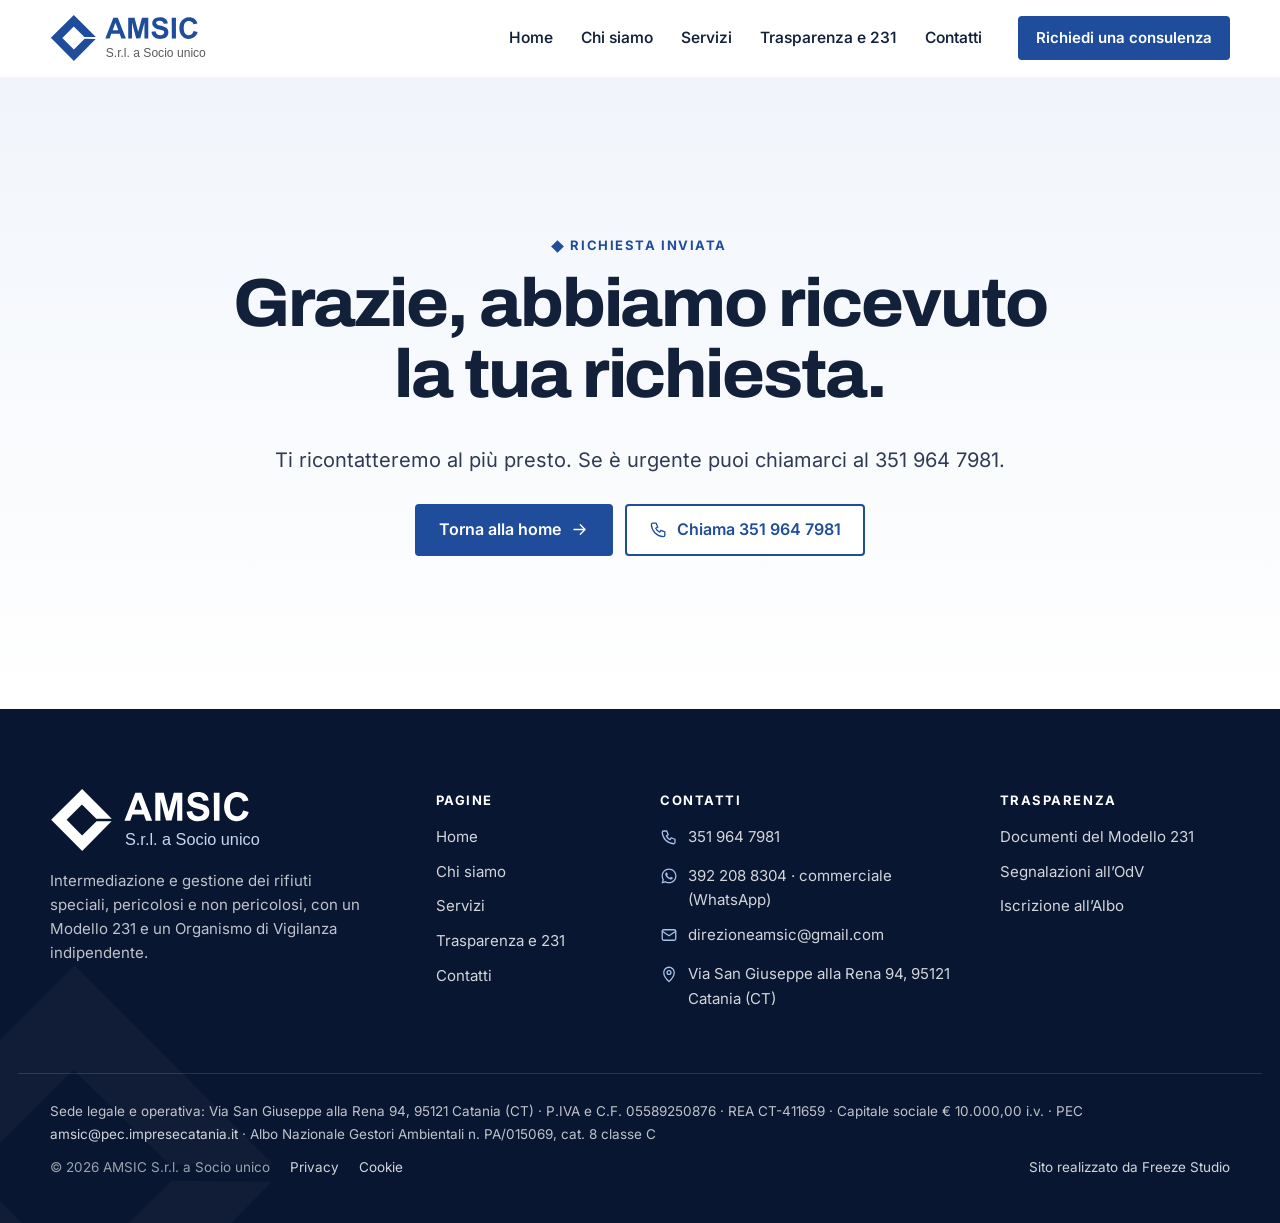
<file: grazie.html>
<!doctype html>
<html lang="it">
<head>
<meta charset="utf-8">
<meta name="viewport" content="width=device-width, initial-scale=1">
<title>Richiesta inviata | AMSIC</title>
<meta name="description" content="Grazie per averci contattato.">
<meta name="robots" content="noindex, follow">
<meta name="google-site-verification" content="l3V-7dkjAfRdMd8adwk6uq7UDjQDXtpb1NbwODb5PtI">
<meta name="theme-color" content="#1F4D9B">
<meta property="og:type" content="website">
<meta property="og:locale" content="it_IT">
<meta property="og:site_name" content="AMSIC">
<meta property="og:title" content="Richiesta inviata | AMSIC">
<meta property="og:description" content="Grazie per averci contattato.">
<meta property="og:url" content="https://www.amsic.it/grazie">
<meta property="og:image" content="https://www.amsic.it/assets/img/condivisione.jpg">
<meta property="og:image:width" content="1200">
<meta property="og:image:height" content="630">
<meta name="twitter:card" content="summary_large_image">
<link rel="icon" href="/favicon.ico" sizes="48x48">
<link rel="icon" href="assets/logo/favicon-96.png" sizes="96x96" type="image/png">
<link rel="icon" href="assets/logo/amsic-marchio.svg" type="image/svg+xml">
<link rel="apple-touch-icon" href="assets/logo/apple-touch-icon.png">
<link rel="manifest" href="/site.webmanifest">
<link rel="preload" href="assets/font/archivo.woff2" as="font" type="font/woff2" crossorigin>
<link rel="preload" href="assets/font/inter.woff2" as="font" type="font/woff2" crossorigin>
<link rel="stylesheet" href="assets/css/stile.css?v=7">

</head>
<body>
<a class="salta" href="#contenuto">Vai al contenuto</a>
<header class="testata" data-testata>
  <div class="wrap testata-in">
    <a class="logo" href="./" aria-label="AMSIC, torna alla home"><img src="assets/logo/amsic-logo.svg" alt="AMSIC S.r.l. a Socio unico" width="190" height="56"></a>
    <nav class="nav" id="menu" aria-label="Menu principale">
      <ul><li><a href="./">Home</a></li><li><a href="chi-siamo">Chi siamo</a></li><li><a href="servizi">Servizi</a></li><li><a href="trasparenza">Trasparenza e 231</a></li><li><a href="contatti">Contatti</a></li></ul>
      <div class="nav-extra"><a class="btn btn-secondario btn-piccolo" href="tel:+393519647981" data-evento="chiamata"><span class="btn-ico"><svg xmlns="http://www.w3.org/2000/svg" viewBox="0 0 24 24" fill="none" stroke="currentColor" stroke-width="1.7" stroke-linecap="round" stroke-linejoin="round" aria-hidden="true" focusable="false"><path d="M5 4h4l2 5-2.5 1.5a11 11 0 0 0 5 5L15 13l5 2v4a2 2 0 0 1-2 2A16 16 0 0 1 3 6a2 2 0 0 1 2-2"/></svg></span>Chiama 351 964 7981</a></div>
    </nav>
    <a class="btn btn-primario btn-piccolo testata-cta" href="contatti#modulo">Richiedi una consulenza</a>
    <button class="menu-btn" type="button" aria-controls="menu" aria-expanded="false" data-menu>
      <span class="menu-apri"><svg xmlns="http://www.w3.org/2000/svg" viewBox="0 0 24 24" fill="none" stroke="currentColor" stroke-width="1.7" stroke-linecap="round" stroke-linejoin="round" aria-hidden="true" focusable="false"><path d="M4 7h16M4 12h16M4 17h16"/></svg></span><span class="menu-chiudi"><svg xmlns="http://www.w3.org/2000/svg" viewBox="0 0 24 24" fill="none" stroke="currentColor" stroke-width="1.7" stroke-linecap="round" stroke-linejoin="round" aria-hidden="true" focusable="false"><path d="M6 6l12 12M18 6 6 18"/></svg></span><span class="sr">Menu</span>
    </button>
  </div>
</header>
<main id="contenuto">

<section class="testa-pagina testa-centrata pagina-breve">
  <div class="wrap">
    <p class="occhiello">Richiesta inviata</p>
    <h1>Grazie, abbiamo ricevuto la tua richiesta.</h1>
    <p class="lead">Ti ricontatteremo al più presto. Se è urgente puoi chiamarci al 351 964 7981.</p>
    <div class="azioni centrate"><a class="btn btn-primario" href="./">Torna alla home<span class="btn-ico"><svg xmlns="http://www.w3.org/2000/svg" viewBox="0 0 24 24" fill="none" stroke="currentColor" stroke-width="1.7" stroke-linecap="round" stroke-linejoin="round" aria-hidden="true" focusable="false"><path d="M5 12h14M13 6l6 6-6 6"/></svg></span></a><a class="btn btn-secondario" href="tel:+393519647981" data-evento="chiamata"><span class="btn-ico"><svg xmlns="http://www.w3.org/2000/svg" viewBox="0 0 24 24" fill="none" stroke="currentColor" stroke-width="1.7" stroke-linecap="round" stroke-linejoin="round" aria-hidden="true" focusable="false"><path d="M5 4h4l2 5-2.5 1.5a11 11 0 0 0 5 5L15 13l5 2v4a2 2 0 0 1-2 2A16 16 0 0 1 3 6a2 2 0 0 1 2-2"/></svg></span>Chiama 351 964 7981</a></div>
  </div>
</section>
</main>
<footer class="pie">
  <svg class="pie-marchio" xmlns="http://www.w3.org/2000/svg" viewBox="0 0 595 595.28" aria-hidden="true" focusable="false"><polygon fill="currentColor" points="438.71 285.48 302.45 151.16 157.4 296.08 304.07 443.77 441.47 308.66 583.67 309.8 304.96 591.78 10.35 294.78 304.07 3.5 585.54 285.48"/></svg>
  <div class="wrap pie-griglia">
    <div class="pie-col pie-marca">
      <img src="assets/logo/amsic-logo-bianco.svg" alt="AMSIC S.r.l. a Socio unico" width="210" height="62" loading="lazy">
      <p>Intermediazione e gestione dei rifiuti speciali, pericolosi e non pericolosi, con un Modello 231 e un Organismo di Vigilanza indipendente.</p>
    </div>
    <div class="pie-col">
      <h2 class="pie-titolo">Pagine</h2>
      <ul class="pie-lista"><li><a href="./">Home</a></li><li><a href="chi-siamo">Chi siamo</a></li><li><a href="servizi">Servizi</a></li><li><a href="trasparenza">Trasparenza e 231</a></li><li><a href="contatti">Contatti</a></li></ul>
    </div>
    <div class="pie-col">
      <h2 class="pie-titolo">Contatti</h2>
      <ul class="pie-lista pie-contatti">
        <li><a href="tel:+393519647981"><svg xmlns="http://www.w3.org/2000/svg" viewBox="0 0 24 24" fill="none" stroke="currentColor" stroke-width="1.7" stroke-linecap="round" stroke-linejoin="round" aria-hidden="true" focusable="false"><path d="M5 4h4l2 5-2.5 1.5a11 11 0 0 0 5 5L15 13l5 2v4a2 2 0 0 1-2 2A16 16 0 0 1 3 6a2 2 0 0 1 2-2"/></svg>351 964 7981</a></li>
        <li><a href="https://wa.me/393922088304" target="_blank" rel="noopener"><svg xmlns="http://www.w3.org/2000/svg" viewBox="0 0 24 24" aria-hidden="true" focusable="false"><path fill="currentColor" d="M12.04 2C6.58 2 2.13 6.45 2.13 11.91c0 1.75.46 3.45 1.32 4.95L2.05 22l5.25-1.38c1.45.79 3.08 1.21 4.74 1.21 5.46 0 9.91-4.45 9.91-9.91S17.5 2 12.04 2m.01 1.67c4.55 0 8.24 3.7 8.24 8.24 0 4.55-3.69 8.24-8.24 8.24-1.49 0-2.94-.4-4.2-1.15l-.3-.18-3.12.82.83-3.04-.2-.31a8.2 8.2 0 0 1-1.26-4.38c0-4.54 3.7-8.24 8.25-8.24M8.53 7.33c-.16 0-.43.06-.66.31-.22.25-.87.86-.87 2.07 0 1.22.89 2.39 1 2.56.14.17 1.76 2.67 4.25 3.73.59.27 1.050.42 1.41.53.59.19 1.13.16 1.56.1.48-.07 1.46-.6 1.67-1.18.21-.58.21-1.070.15-1.18-.07-.1-.23-.16-.48-.27-.25-.14-1.47-.74-1.69-.82-.23-.08-.37-.12-.56.12-.16.25-.64.81-.78.97-.15.17-.29.19-.53.07-.26-.13-1.06-.39-2-1.23-.74-.66-1.23-1.47-1.38-1.72-.12-.24-.01-.39.11-.5.11-.11.27-.29.37-.44.13-.14.17-.25.25-.41.08-.17 0-.31-.05-.43-.06-.12-.56-1.36-.78-1.85-.19-.5-.4-.42-.55-.43-.14 0-.3-.01-.47-.01"/></svg>392 208 8304 · commerciale (WhatsApp)</a></li>
        <li><a href="mailto:direzioneamsic@gmail.com"><svg xmlns="http://www.w3.org/2000/svg" viewBox="0 0 24 24" fill="none" stroke="currentColor" stroke-width="1.7" stroke-linecap="round" stroke-linejoin="round" aria-hidden="true" focusable="false"><rect x="3" y="5" width="18" height="14" rx="2"/><path d="m3 7 9 6 9-6"/></svg>direzioneamsic@gmail.com</a></li>
        <li><a href="https://www.google.com/maps/search/?api=1&query=Via+San+Giuseppe+alla+Rena+94,+95121+Catania+CT" target="_blank" rel="noopener"><svg xmlns="http://www.w3.org/2000/svg" viewBox="0 0 24 24" fill="none" stroke="currentColor" stroke-width="1.7" stroke-linecap="round" stroke-linejoin="round" aria-hidden="true" focusable="false"><path d="M12 22s7-6.2 7-12a7 7 0 1 0-14 0c0 5.8 7 12 7 12z"/><circle cx="12" cy="10" r="2.6"/></svg>Via San Giuseppe alla Rena 94, 95121 Catania (CT)</a></li>
      </ul>
    </div>
    <div class="pie-col">
      <h2 class="pie-titolo">Trasparenza</h2>
      <ul class="pie-lista">
        <li><a href="trasparenza#documenti">Documenti del Modello 231</a></li>
        <li><a href="trasparenza#segnalazioni">Segnalazioni all’OdV</a></li>
        <li><a href="trasparenza#autorizzazioni">Iscrizione all’Albo</a></li>
      </ul>
    </div>
  </div>
  <div class="wrap pie-legale">
    <p>Sede legale e operativa: Via San Giuseppe alla Rena 94, 95121 Catania (CT) · P.IVA e C.F. 05589250876 · REA CT-411659 · Capitale sociale € 10.000,00 i.v. · PEC <a href="mailto:amsic@pec.impresecatania.it">amsic@pec.impresecatania.it</a> · Albo Nazionale Gestori Ambientali n. PA/015069, cat. 8 classe C</p>
    <p class="pie-fondo"><span>© 2026 AMSIC S.r.l. a Socio unico</span><a href="privacy">Privacy</a><a href="cookie">Cookie</a><a class="pie-firma" href="https://freezestudio.it/" target="_blank" rel="noopener">Sito realizzato da Freeze Studio</a></p>
  </div>
</footer>
<div class="barra-mobile" data-barra aria-hidden="true">
  <a class="btn btn-secondario" href="tel:+393519647981" tabindex="-1" data-evento="chiamata"><span class="btn-ico"><svg xmlns="http://www.w3.org/2000/svg" viewBox="0 0 24 24" fill="none" stroke="currentColor" stroke-width="1.7" stroke-linecap="round" stroke-linejoin="round" aria-hidden="true" focusable="false"><path d="M5 4h4l2 5-2.5 1.5a11 11 0 0 0 5 5L15 13l5 2v4a2 2 0 0 1-2 2A16 16 0 0 1 3 6a2 2 0 0 1 2-2"/></svg></span>Chiama</a>
  <a tabindex="-1" class="btn btn-wa" href="https://wa.me/393922088304?text=Buongiorno%2C%20vorrei%20informazioni%20sui%20vostri%20servizi." target="_blank" rel="noopener" data-evento="whatsapp"><span class="btn-ico"><svg xmlns="http://www.w3.org/2000/svg" viewBox="0 0 24 24" aria-hidden="true" focusable="false"><path fill="currentColor" d="M12.04 2C6.58 2 2.13 6.45 2.13 11.91c0 1.75.46 3.45 1.32 4.95L2.05 22l5.25-1.38c1.45.79 3.08 1.21 4.74 1.21 5.46 0 9.91-4.45 9.91-9.91S17.5 2 12.04 2m.01 1.67c4.55 0 8.24 3.7 8.24 8.24 0 4.55-3.69 8.24-8.24 8.24-1.49 0-2.94-.4-4.2-1.15l-.3-.18-3.12.82.83-3.04-.2-.31a8.2 8.2 0 0 1-1.26-4.38c0-4.54 3.7-8.24 8.25-8.24M8.53 7.33c-.16 0-.43.06-.66.31-.22.25-.87.86-.87 2.07 0 1.22.89 2.39 1 2.56.14.17 1.76 2.67 4.25 3.73.59.27 1.050.42 1.41.53.59.19 1.13.16 1.56.1.48-.07 1.46-.6 1.67-1.18.21-.58.21-1.070.15-1.18-.07-.1-.23-.16-.48-.27-.25-.14-1.47-.74-1.69-.82-.23-.08-.37-.12-.56.12-.16.25-.64.81-.78.97-.15.17-.29.19-.53.07-.26-.13-1.06-.39-2-1.23-.74-.66-1.23-1.47-1.38-1.72-.12-.24-.01-.39.11-.5.11-.11.27-.29.37-.44.13-.14.17-.25.25-.41.08-.17 0-.31-.05-.43-.06-.12-.56-1.36-.78-1.85-.19-.5-.4-.42-.55-.43-.14 0-.3-.01-.47-.01"/></svg></span>WhatsApp</a>
  <a class="btn btn-primario" href="contatti#modulo" tabindex="-1">Scrivici</a>
</div>
<script src="assets/js/sito.js?v=7" defer></script>
</body>
</html>
</file>
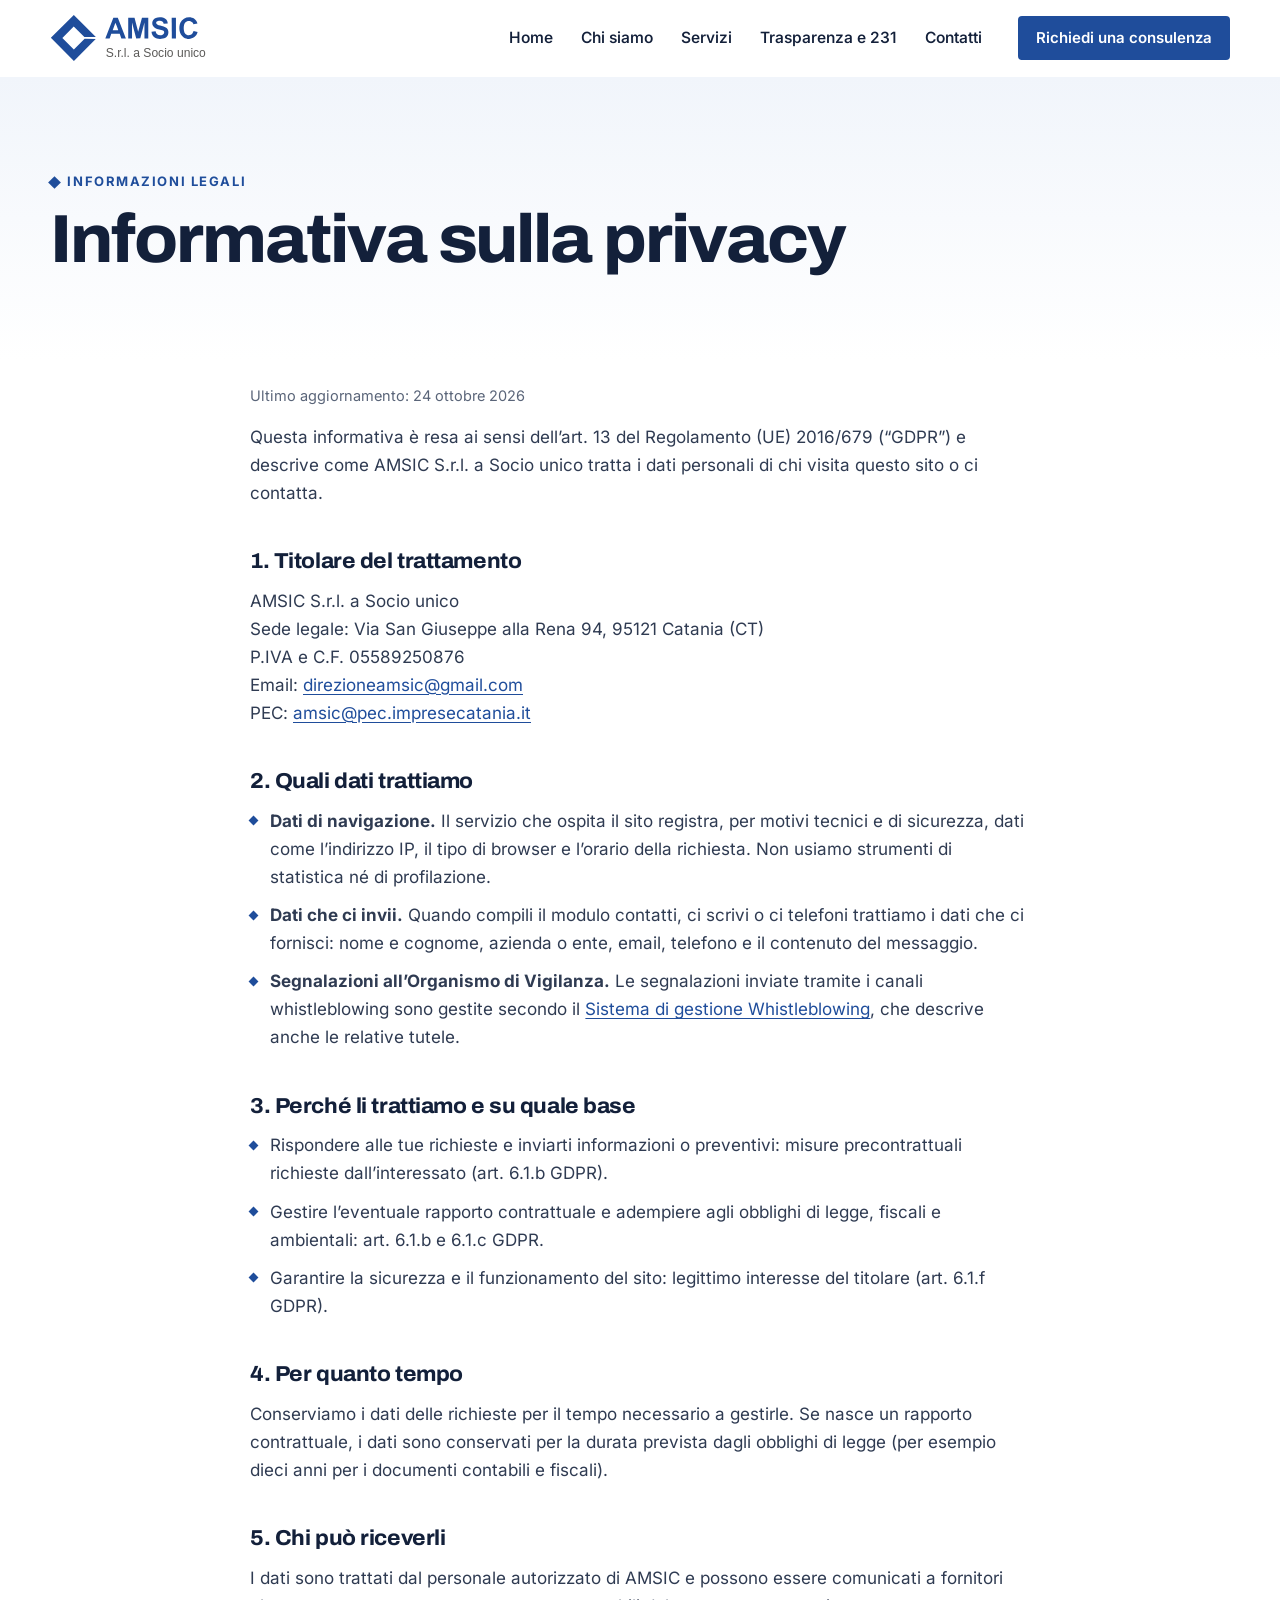
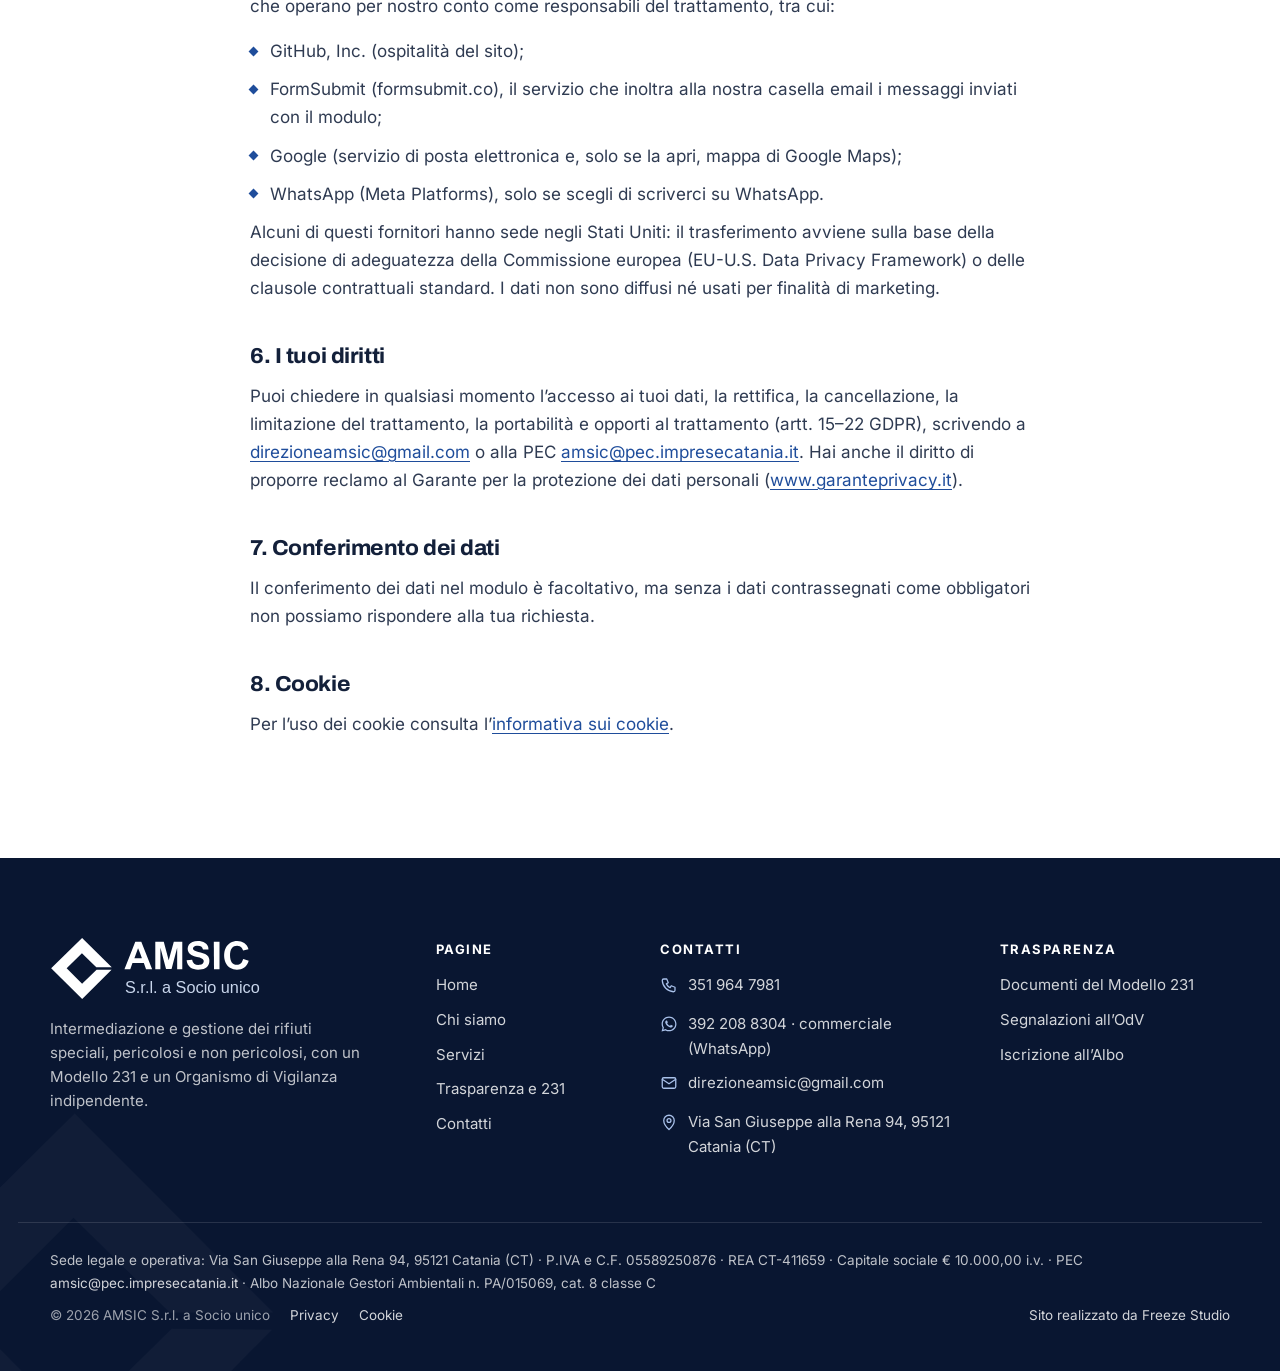
<file: privacy.html>
<!doctype html>
<html lang="it">
<head>
<meta charset="utf-8">
<meta name="viewport" content="width=device-width, initial-scale=1">
<title>Informativa sulla privacy | AMSIC</title>
<meta name="description" content="Come AMSIC S.r.l. tratta i dati personali di chi visita il sito o la contatta.">
<link rel="canonical" href="https://www.amsic.it/privacy">
<meta name="google-site-verification" content="l3V-7dkjAfRdMd8adwk6uq7UDjQDXtpb1NbwODb5PtI">
<meta name="theme-color" content="#1F4D9B">
<meta property="og:type" content="website">
<meta property="og:locale" content="it_IT">
<meta property="og:site_name" content="AMSIC">
<meta property="og:title" content="Informativa sulla privacy | AMSIC">
<meta property="og:description" content="Come AMSIC S.r.l. tratta i dati personali di chi visita il sito o la contatta.">
<meta property="og:url" content="https://www.amsic.it/privacy">
<meta property="og:image" content="https://www.amsic.it/assets/img/condivisione.jpg">
<meta property="og:image:width" content="1200">
<meta property="og:image:height" content="630">
<meta name="twitter:card" content="summary_large_image">
<link rel="icon" href="/favicon.ico" sizes="48x48">
<link rel="icon" href="assets/logo/favicon-96.png" sizes="96x96" type="image/png">
<link rel="icon" href="assets/logo/amsic-marchio.svg" type="image/svg+xml">
<link rel="apple-touch-icon" href="assets/logo/apple-touch-icon.png">
<link rel="manifest" href="/site.webmanifest">
<link rel="preload" href="assets/font/archivo.woff2" as="font" type="font/woff2" crossorigin>
<link rel="preload" href="assets/font/inter.woff2" as="font" type="font/woff2" crossorigin>
<link rel="stylesheet" href="assets/css/stile.css?v=7">

</head>
<body>
<a class="salta" href="#contenuto">Vai al contenuto</a>
<header class="testata" data-testata>
  <div class="wrap testata-in">
    <a class="logo" href="./" aria-label="AMSIC, torna alla home"><img src="assets/logo/amsic-logo.svg" alt="AMSIC S.r.l. a Socio unico" width="190" height="56"></a>
    <nav class="nav" id="menu" aria-label="Menu principale">
      <ul><li><a href="./">Home</a></li><li><a href="chi-siamo">Chi siamo</a></li><li><a href="servizi">Servizi</a></li><li><a href="trasparenza">Trasparenza e 231</a></li><li><a href="contatti">Contatti</a></li></ul>
      <div class="nav-extra"><a class="btn btn-secondario btn-piccolo" href="tel:+393519647981" data-evento="chiamata"><span class="btn-ico"><svg xmlns="http://www.w3.org/2000/svg" viewBox="0 0 24 24" fill="none" stroke="currentColor" stroke-width="1.7" stroke-linecap="round" stroke-linejoin="round" aria-hidden="true" focusable="false"><path d="M5 4h4l2 5-2.5 1.5a11 11 0 0 0 5 5L15 13l5 2v4a2 2 0 0 1-2 2A16 16 0 0 1 3 6a2 2 0 0 1 2-2"/></svg></span>Chiama 351 964 7981</a></div>
    </nav>
    <a class="btn btn-primario btn-piccolo testata-cta" href="contatti#modulo">Richiedi una consulenza</a>
    <button class="menu-btn" type="button" aria-controls="menu" aria-expanded="false" data-menu>
      <span class="menu-apri"><svg xmlns="http://www.w3.org/2000/svg" viewBox="0 0 24 24" fill="none" stroke="currentColor" stroke-width="1.7" stroke-linecap="round" stroke-linejoin="round" aria-hidden="true" focusable="false"><path d="M4 7h16M4 12h16M4 17h16"/></svg></span><span class="menu-chiudi"><svg xmlns="http://www.w3.org/2000/svg" viewBox="0 0 24 24" fill="none" stroke="currentColor" stroke-width="1.7" stroke-linecap="round" stroke-linejoin="round" aria-hidden="true" focusable="false"><path d="M6 6l12 12M18 6 6 18"/></svg></span><span class="sr">Menu</span>
    </button>
  </div>
</header>
<main id="contenuto">

<section class="testa-pagina">
  <div class="wrap"><p class="occhiello">Informazioni legali</p><h1>Informativa sulla privacy</h1></div>
</section>
<section class="sezione testo-legale">
  <div class="wrap stretto">
<p class="aggiornato">Ultimo aggiornamento: 24 ottobre 2026</p>
<p>Questa informativa è resa ai sensi dell’art. 13 del Regolamento (UE) 2016/679 (“GDPR”) e descrive come AMSIC S.r.l. a Socio unico tratta i dati personali di chi visita questo sito o ci contatta.</p>
<h2>1. Titolare del trattamento</h2>
<p>AMSIC S.r.l. a Socio unico<br>Sede legale: Via San Giuseppe alla Rena 94, 95121 Catania (CT)<br>P.IVA e C.F. 05589250876<br>Email: <a href="mailto:direzioneamsic@gmail.com">direzioneamsic@gmail.com</a><br>PEC: <a href="mailto:amsic@pec.impresecatania.it">amsic@pec.impresecatania.it</a></p>
<h2>2. Quali dati trattiamo</h2>
<ul>
<li><strong>Dati di navigazione.</strong> Il servizio che ospita il sito registra, per motivi tecnici e di sicurezza, dati come l’indirizzo IP, il tipo di browser e l’orario della richiesta. Non usiamo strumenti di statistica né di profilazione.</li>
<li><strong>Dati che ci invii.</strong> Quando compili il modulo contatti, ci scrivi o ci telefoni trattiamo i dati che ci fornisci: nome e cognome, azienda o ente, email, telefono e il contenuto del messaggio.</li>
<li><strong>Segnalazioni all’Organismo di Vigilanza.</strong> Le segnalazioni inviate tramite i canali whistleblowing sono gestite secondo il <a href="assets/documenti/amsic-whistleblowing.pdf">Sistema di gestione Whistleblowing</a>, che descrive anche le relative tutele.</li>
</ul>
<h2>3. Perché li trattiamo e su quale base</h2>
<ul>
<li>Rispondere alle tue richieste e inviarti informazioni o preventivi: misure precontrattuali richieste dall’interessato (art. 6.1.b GDPR).</li>
<li>Gestire l’eventuale rapporto contrattuale e adempiere agli obblighi di legge, fiscali e ambientali: art. 6.1.b e 6.1.c GDPR.</li>
<li>Garantire la sicurezza e il funzionamento del sito: legittimo interesse del titolare (art. 6.1.f GDPR).</li>
</ul>
<h2>4. Per quanto tempo</h2>
<p>Conserviamo i dati delle richieste per il tempo necessario a gestirle. Se nasce un rapporto contrattuale, i dati sono conservati per la durata prevista dagli obblighi di legge (per esempio dieci anni per i documenti contabili e fiscali).</p>
<h2>5. Chi può riceverli</h2>
<p>I dati sono trattati dal personale autorizzato di AMSIC e possono essere comunicati a fornitori che operano per nostro conto come responsabili del trattamento, tra cui:</p>
<ul>
<li>GitHub, Inc. (ospitalità del sito);</li>
<li>FormSubmit (formsubmit.co), il servizio che inoltra alla nostra casella email i messaggi inviati con il modulo;</li>
<li>Google (servizio di posta elettronica e, solo se la apri, mappa di Google Maps);</li>
<li>WhatsApp (Meta Platforms), solo se scegli di scriverci su WhatsApp.</li>
</ul>
<p>Alcuni di questi fornitori hanno sede negli Stati Uniti: il trasferimento avviene sulla base della decisione di adeguatezza della Commissione europea (EU-U.S. Data Privacy Framework) o delle clausole contrattuali standard. I dati non sono diffusi né usati per finalità di marketing.</p>
<h2>6. I tuoi diritti</h2>
<p>Puoi chiedere in qualsiasi momento l’accesso ai tuoi dati, la rettifica, la cancellazione, la limitazione del trattamento, la portabilità e opporti al trattamento (artt. 15–22 GDPR), scrivendo a <a href="mailto:direzioneamsic@gmail.com">direzioneamsic@gmail.com</a> o alla PEC <a href="mailto:amsic@pec.impresecatania.it">amsic@pec.impresecatania.it</a>. Hai anche il diritto di proporre reclamo al Garante per la protezione dei dati personali (<a href="https://www.garanteprivacy.it" target="_blank" rel="noopener">www.garanteprivacy.it</a>).</p>
<h2>7. Conferimento dei dati</h2>
<p>Il conferimento dei dati nel modulo è facoltativo, ma senza i dati contrassegnati come obbligatori non possiamo rispondere alla tua richiesta.</p>
<h2>8. Cookie</h2>
<p>Per l’uso dei cookie consulta l’<a href="cookie">informativa sui cookie</a>.</p>
</div>
</section>
</main>
<footer class="pie">
  <svg class="pie-marchio" xmlns="http://www.w3.org/2000/svg" viewBox="0 0 595 595.28" aria-hidden="true" focusable="false"><polygon fill="currentColor" points="438.71 285.48 302.45 151.16 157.4 296.08 304.07 443.77 441.47 308.66 583.67 309.8 304.96 591.78 10.35 294.78 304.07 3.5 585.54 285.48"/></svg>
  <div class="wrap pie-griglia">
    <div class="pie-col pie-marca">
      <img src="assets/logo/amsic-logo-bianco.svg" alt="AMSIC S.r.l. a Socio unico" width="210" height="62" loading="lazy">
      <p>Intermediazione e gestione dei rifiuti speciali, pericolosi e non pericolosi, con un Modello 231 e un Organismo di Vigilanza indipendente.</p>
    </div>
    <div class="pie-col">
      <h2 class="pie-titolo">Pagine</h2>
      <ul class="pie-lista"><li><a href="./">Home</a></li><li><a href="chi-siamo">Chi siamo</a></li><li><a href="servizi">Servizi</a></li><li><a href="trasparenza">Trasparenza e 231</a></li><li><a href="contatti">Contatti</a></li></ul>
    </div>
    <div class="pie-col">
      <h2 class="pie-titolo">Contatti</h2>
      <ul class="pie-lista pie-contatti">
        <li><a href="tel:+393519647981"><svg xmlns="http://www.w3.org/2000/svg" viewBox="0 0 24 24" fill="none" stroke="currentColor" stroke-width="1.7" stroke-linecap="round" stroke-linejoin="round" aria-hidden="true" focusable="false"><path d="M5 4h4l2 5-2.5 1.5a11 11 0 0 0 5 5L15 13l5 2v4a2 2 0 0 1-2 2A16 16 0 0 1 3 6a2 2 0 0 1 2-2"/></svg>351 964 7981</a></li>
        <li><a href="https://wa.me/393922088304" target="_blank" rel="noopener"><svg xmlns="http://www.w3.org/2000/svg" viewBox="0 0 24 24" aria-hidden="true" focusable="false"><path fill="currentColor" d="M12.04 2C6.58 2 2.13 6.45 2.13 11.91c0 1.75.46 3.45 1.32 4.95L2.05 22l5.25-1.38c1.45.79 3.08 1.21 4.74 1.21 5.46 0 9.91-4.45 9.91-9.91S17.5 2 12.04 2m.01 1.67c4.55 0 8.24 3.7 8.24 8.24 0 4.55-3.69 8.24-8.24 8.24-1.49 0-2.94-.4-4.2-1.15l-.3-.18-3.12.82.83-3.04-.2-.31a8.2 8.2 0 0 1-1.26-4.38c0-4.54 3.7-8.24 8.25-8.24M8.53 7.33c-.16 0-.43.06-.66.31-.22.25-.87.86-.87 2.07 0 1.22.89 2.39 1 2.56.14.17 1.76 2.67 4.25 3.73.59.27 1.050.42 1.41.53.59.19 1.13.16 1.56.1.48-.07 1.46-.6 1.67-1.18.21-.58.21-1.070.15-1.18-.07-.1-.23-.16-.48-.27-.25-.14-1.47-.74-1.69-.82-.23-.08-.37-.12-.56.12-.16.25-.64.81-.78.97-.15.17-.29.19-.53.07-.26-.13-1.06-.39-2-1.23-.74-.66-1.23-1.47-1.38-1.72-.12-.24-.01-.39.11-.5.11-.11.27-.29.37-.44.13-.14.17-.25.25-.41.08-.17 0-.31-.05-.43-.06-.12-.56-1.36-.78-1.85-.19-.5-.4-.42-.55-.43-.14 0-.3-.01-.47-.01"/></svg>392 208 8304 · commerciale (WhatsApp)</a></li>
        <li><a href="mailto:direzioneamsic@gmail.com"><svg xmlns="http://www.w3.org/2000/svg" viewBox="0 0 24 24" fill="none" stroke="currentColor" stroke-width="1.7" stroke-linecap="round" stroke-linejoin="round" aria-hidden="true" focusable="false"><rect x="3" y="5" width="18" height="14" rx="2"/><path d="m3 7 9 6 9-6"/></svg>direzioneamsic@gmail.com</a></li>
        <li><a href="https://www.google.com/maps/search/?api=1&query=Via+San+Giuseppe+alla+Rena+94,+95121+Catania+CT" target="_blank" rel="noopener"><svg xmlns="http://www.w3.org/2000/svg" viewBox="0 0 24 24" fill="none" stroke="currentColor" stroke-width="1.7" stroke-linecap="round" stroke-linejoin="round" aria-hidden="true" focusable="false"><path d="M12 22s7-6.2 7-12a7 7 0 1 0-14 0c0 5.8 7 12 7 12z"/><circle cx="12" cy="10" r="2.6"/></svg>Via San Giuseppe alla Rena 94, 95121 Catania (CT)</a></li>
      </ul>
    </div>
    <div class="pie-col">
      <h2 class="pie-titolo">Trasparenza</h2>
      <ul class="pie-lista">
        <li><a href="trasparenza#documenti">Documenti del Modello 231</a></li>
        <li><a href="trasparenza#segnalazioni">Segnalazioni all’OdV</a></li>
        <li><a href="trasparenza#autorizzazioni">Iscrizione all’Albo</a></li>
      </ul>
    </div>
  </div>
  <div class="wrap pie-legale">
    <p>Sede legale e operativa: Via San Giuseppe alla Rena 94, 95121 Catania (CT) · P.IVA e C.F. 05589250876 · REA CT-411659 · Capitale sociale € 10.000,00 i.v. · PEC <a href="mailto:amsic@pec.impresecatania.it">amsic@pec.impresecatania.it</a> · Albo Nazionale Gestori Ambientali n. PA/015069, cat. 8 classe C</p>
    <p class="pie-fondo"><span>© 2026 AMSIC S.r.l. a Socio unico</span><a href="privacy">Privacy</a><a href="cookie">Cookie</a><a class="pie-firma" href="https://freezestudio.it/" target="_blank" rel="noopener">Sito realizzato da Freeze Studio</a></p>
  </div>
</footer>
<div class="barra-mobile" data-barra aria-hidden="true">
  <a class="btn btn-secondario" href="tel:+393519647981" tabindex="-1" data-evento="chiamata"><span class="btn-ico"><svg xmlns="http://www.w3.org/2000/svg" viewBox="0 0 24 24" fill="none" stroke="currentColor" stroke-width="1.7" stroke-linecap="round" stroke-linejoin="round" aria-hidden="true" focusable="false"><path d="M5 4h4l2 5-2.5 1.5a11 11 0 0 0 5 5L15 13l5 2v4a2 2 0 0 1-2 2A16 16 0 0 1 3 6a2 2 0 0 1 2-2"/></svg></span>Chiama</a>
  <a tabindex="-1" class="btn btn-wa" href="https://wa.me/393922088304?text=Buongiorno%2C%20vorrei%20informazioni%20sui%20vostri%20servizi." target="_blank" rel="noopener" data-evento="whatsapp"><span class="btn-ico"><svg xmlns="http://www.w3.org/2000/svg" viewBox="0 0 24 24" aria-hidden="true" focusable="false"><path fill="currentColor" d="M12.04 2C6.58 2 2.13 6.45 2.13 11.91c0 1.75.46 3.45 1.32 4.95L2.05 22l5.25-1.38c1.45.79 3.08 1.21 4.74 1.21 5.46 0 9.91-4.45 9.91-9.91S17.5 2 12.04 2m.01 1.67c4.55 0 8.24 3.7 8.24 8.24 0 4.55-3.69 8.24-8.24 8.24-1.49 0-2.94-.4-4.2-1.15l-.3-.18-3.12.82.83-3.04-.2-.31a8.2 8.2 0 0 1-1.26-4.38c0-4.54 3.7-8.24 8.25-8.24M8.53 7.33c-.16 0-.43.06-.66.31-.22.25-.87.86-.87 2.07 0 1.22.89 2.39 1 2.56.14.17 1.76 2.67 4.25 3.73.59.27 1.050.42 1.41.53.59.19 1.13.16 1.56.1.48-.07 1.46-.6 1.67-1.18.21-.58.21-1.070.15-1.18-.07-.1-.23-.16-.48-.27-.25-.14-1.47-.74-1.69-.82-.23-.08-.37-.12-.56.12-.16.25-.64.81-.78.97-.15.17-.29.19-.53.07-.26-.13-1.06-.39-2-1.23-.74-.66-1.23-1.47-1.38-1.72-.12-.24-.01-.39.11-.5.11-.11.27-.29.37-.44.13-.14.17-.25.25-.41.08-.17 0-.31-.05-.43-.06-.12-.56-1.36-.78-1.85-.19-.5-.4-.42-.55-.43-.14 0-.3-.01-.47-.01"/></svg></span>WhatsApp</a>
  <a class="btn btn-primario" href="contatti#modulo" tabindex="-1">Scrivici</a>
</div>
<script src="assets/js/sito.js?v=7" defer></script>
</body>
</html>
</file>
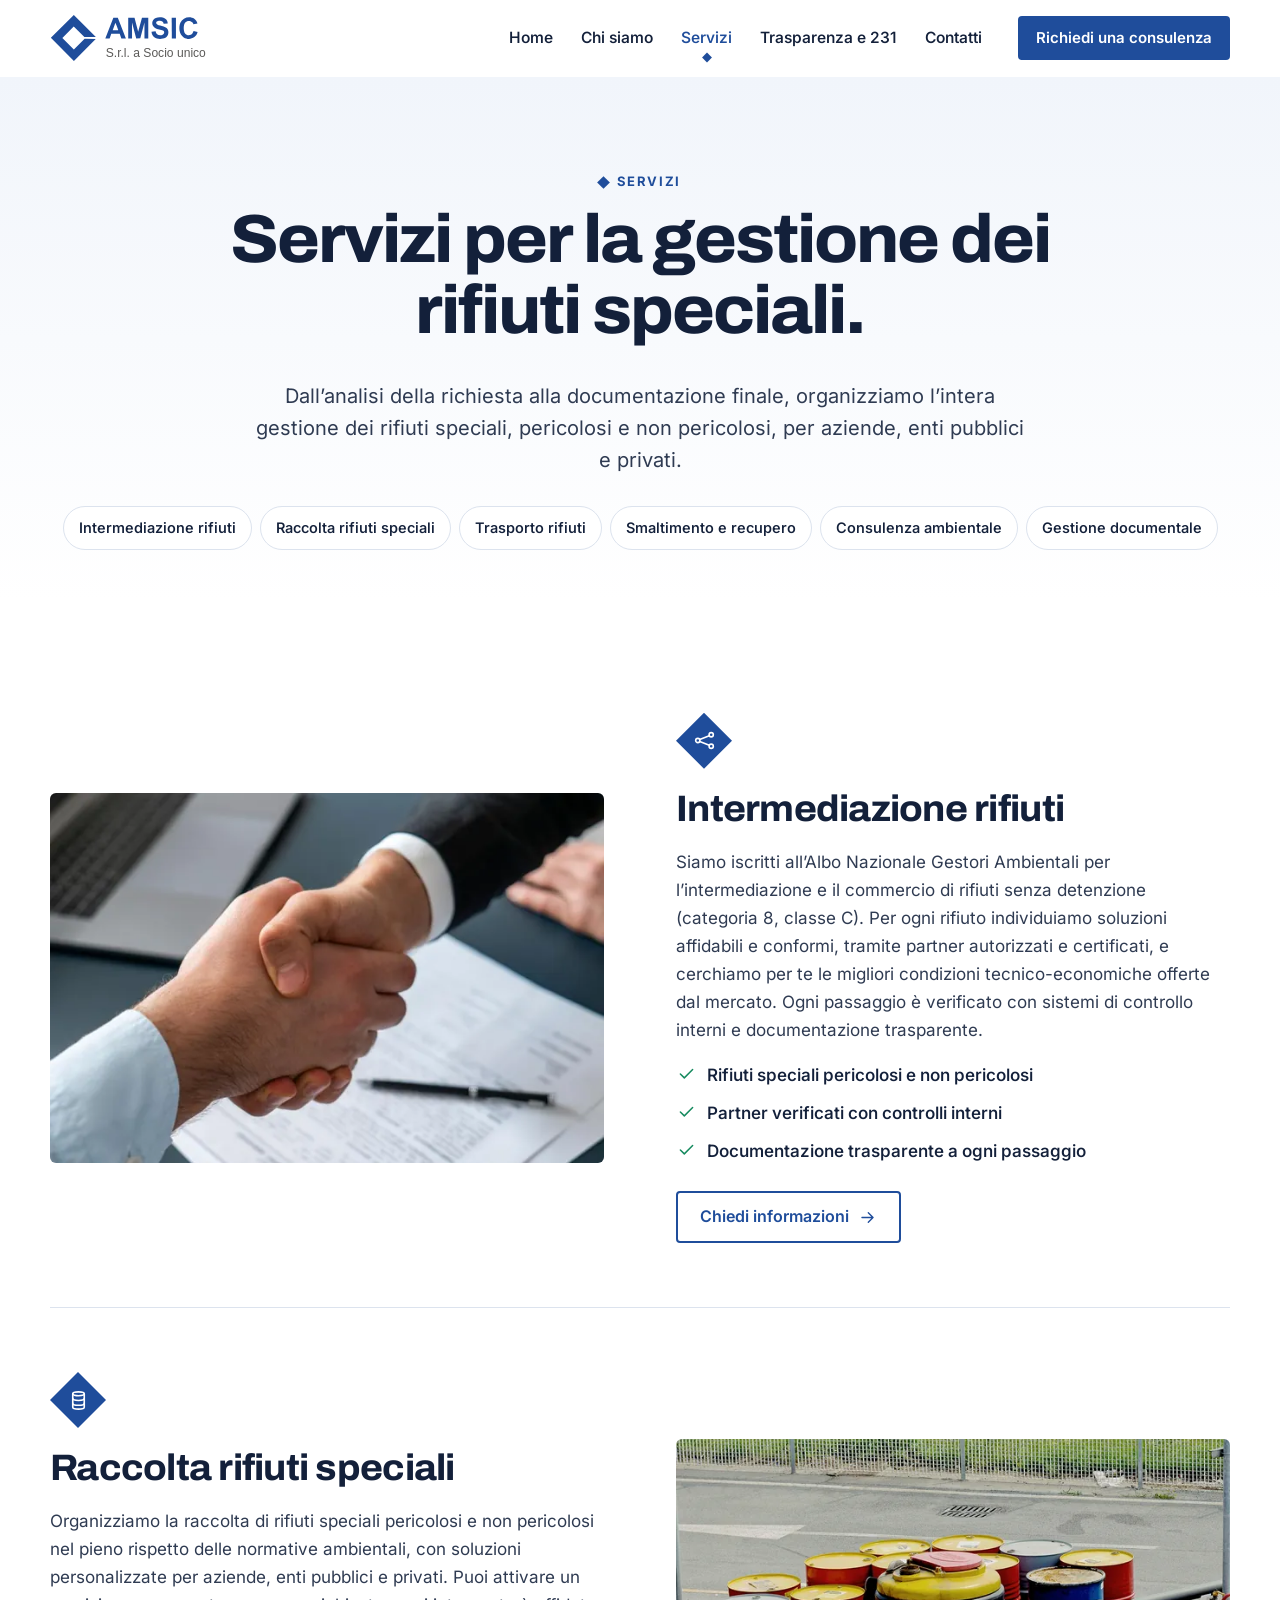
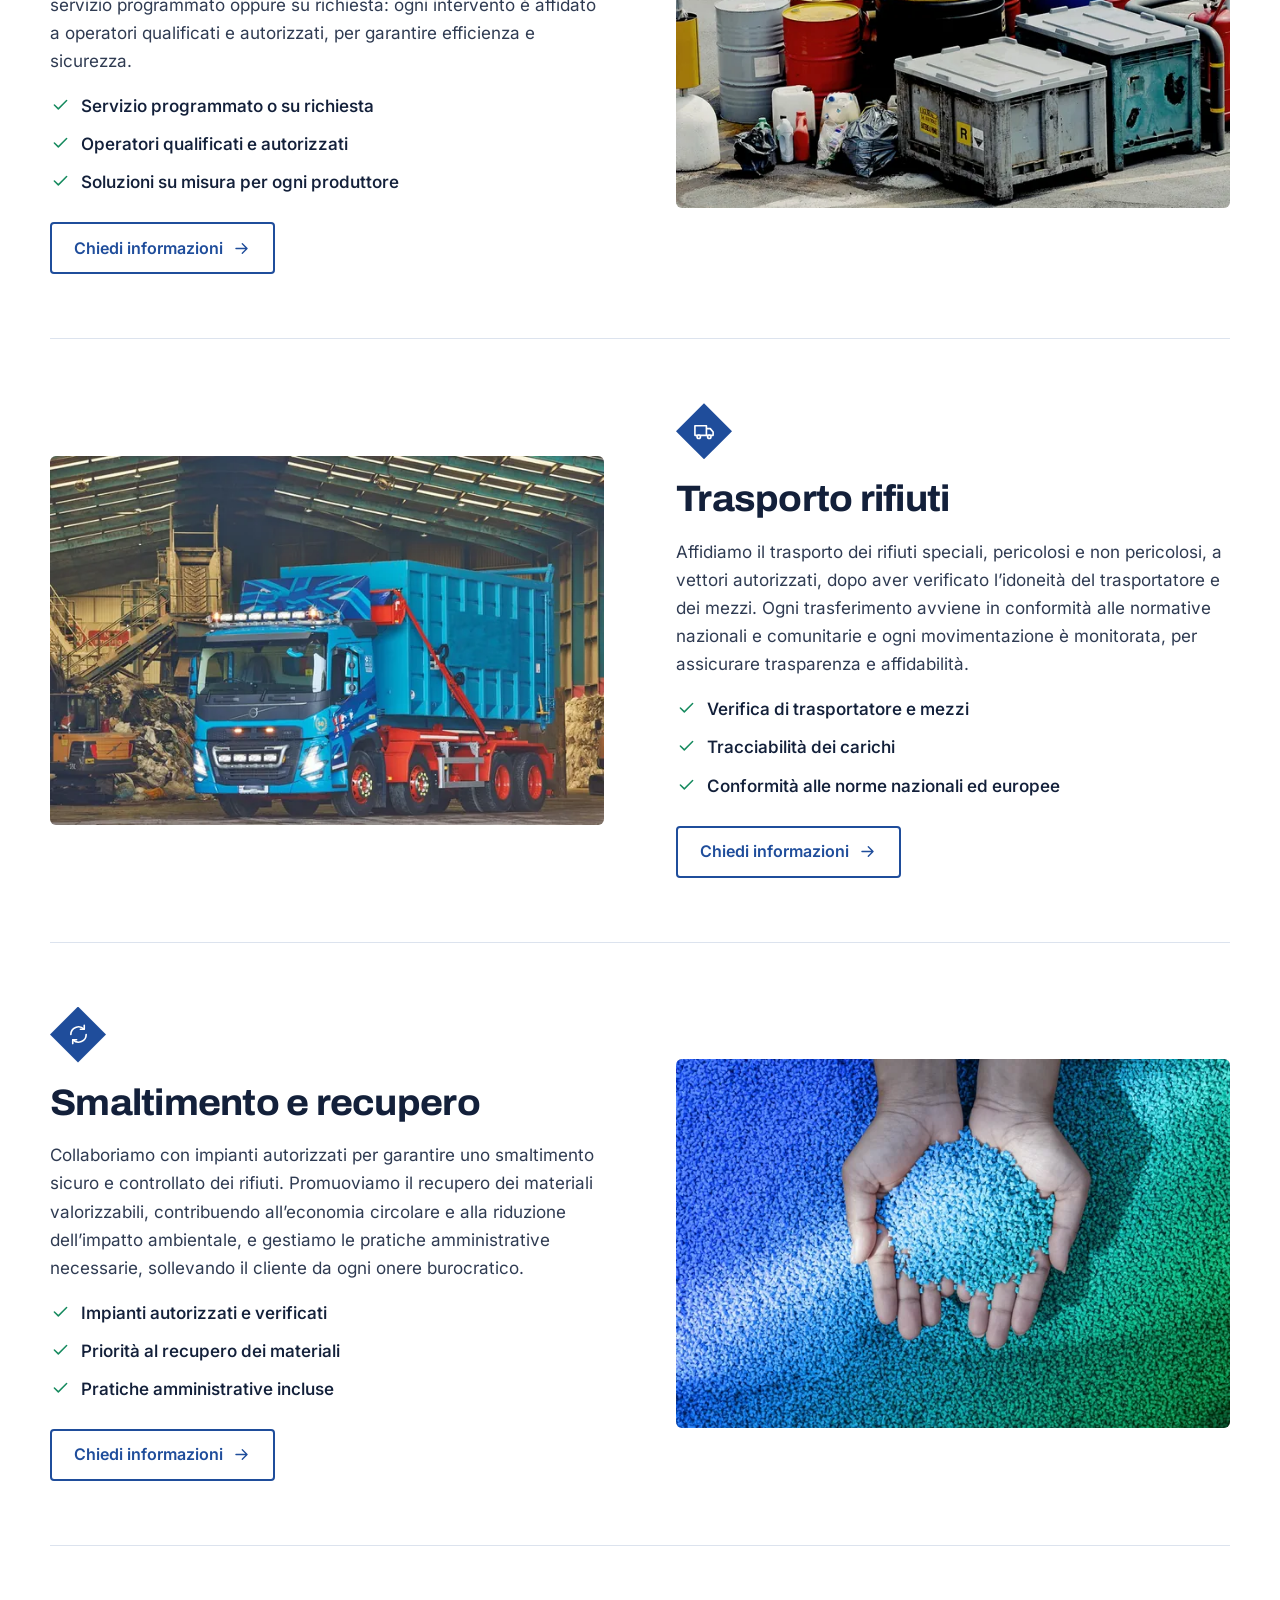
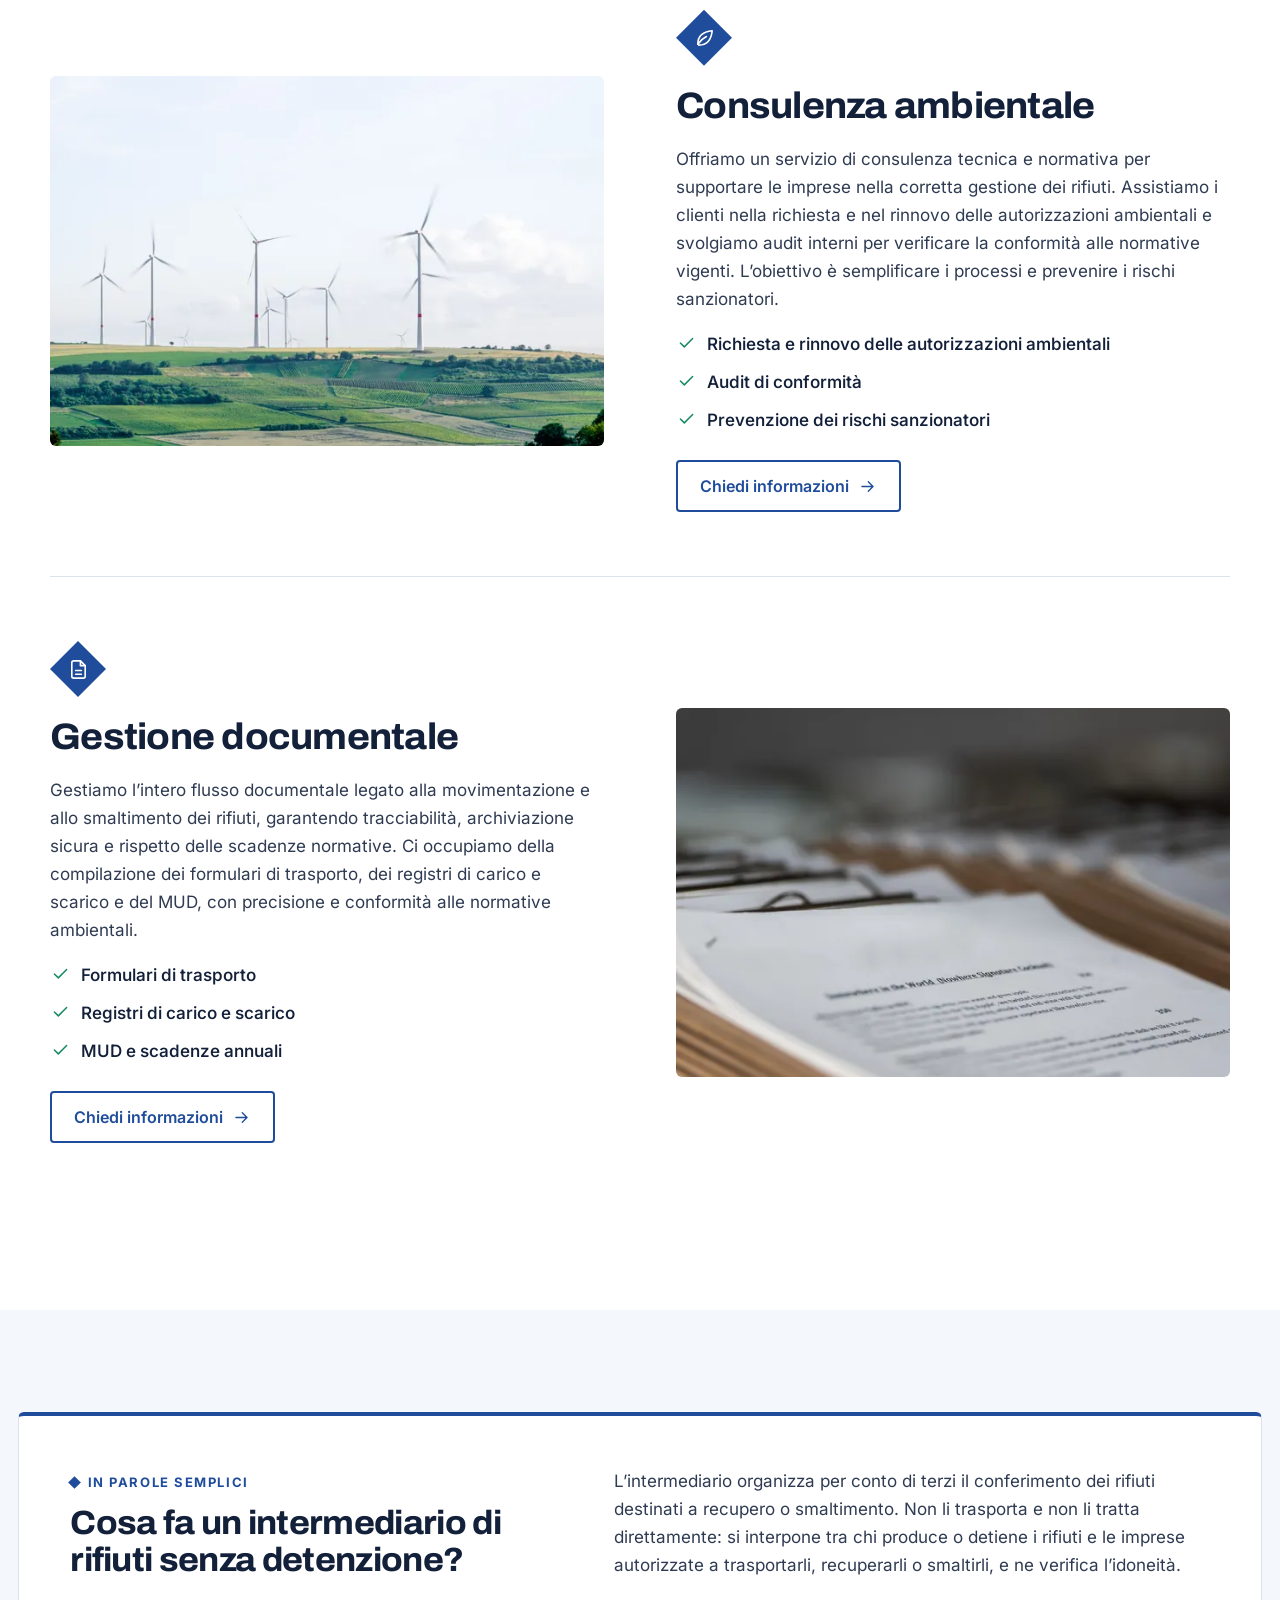
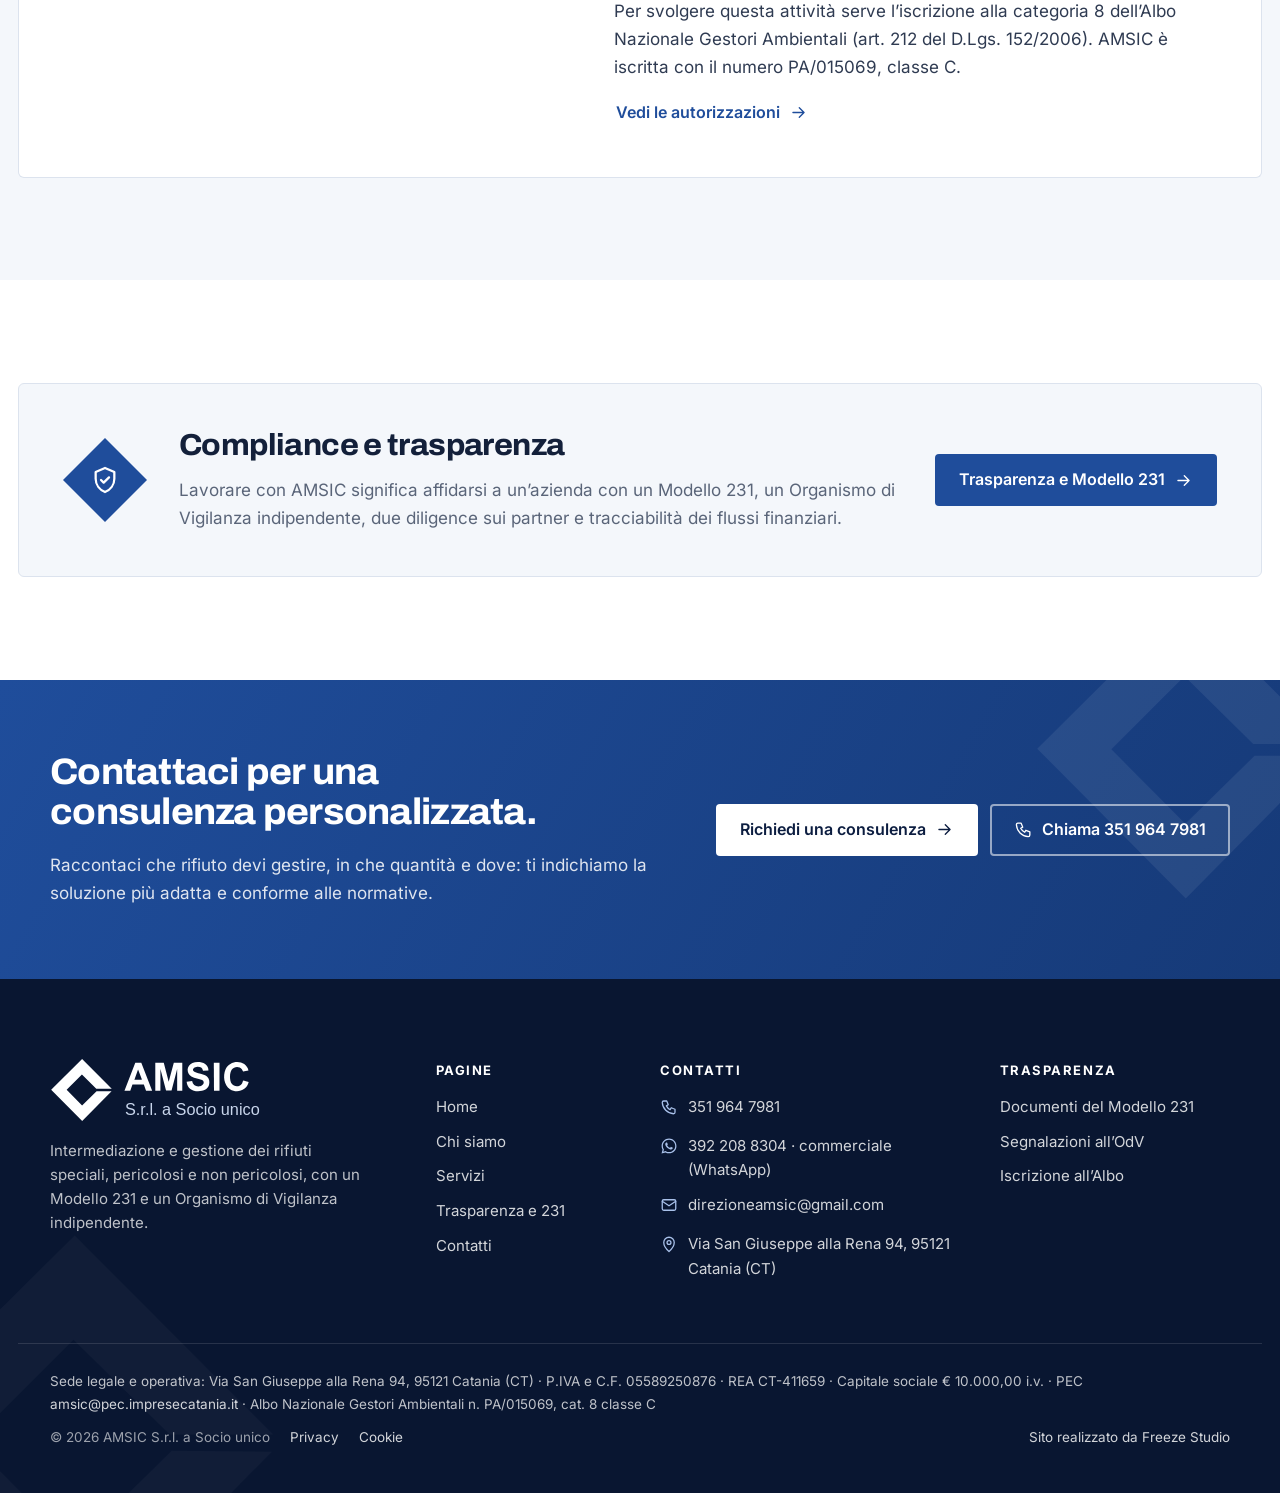
<file: servizi.html>
<!doctype html>
<html lang="it">
<head>
<meta charset="utf-8">
<meta name="viewport" content="width=device-width, initial-scale=1">
<title>Servizi | Intermediazione, raccolta, trasporto e smaltimento rifiuti – AMSIC</title>
<meta name="description" content="Intermediazione rifiuti, raccolta, trasporto, smaltimento e recupero, consulenza ambientale e gestione documentale (formulari, registri, MUD) per aziende ed enti. Catania.">
<link rel="canonical" href="https://www.amsic.it/servizi">
<meta name="google-site-verification" content="l3V-7dkjAfRdMd8adwk6uq7UDjQDXtpb1NbwODb5PtI">
<meta name="theme-color" content="#1F4D9B">
<meta property="og:type" content="website">
<meta property="og:locale" content="it_IT">
<meta property="og:site_name" content="AMSIC">
<meta property="og:title" content="Servizi | Intermediazione, raccolta, trasporto e smaltimento rifiuti – AMSIC">
<meta property="og:description" content="Intermediazione rifiuti, raccolta, trasporto, smaltimento e recupero, consulenza ambientale e gestione documentale (formulari, registri, MUD) per aziende ed enti. Catania.">
<meta property="og:url" content="https://www.amsic.it/servizi">
<meta property="og:image" content="https://www.amsic.it/assets/img/condivisione.jpg">
<meta property="og:image:width" content="1200">
<meta property="og:image:height" content="630">
<meta name="twitter:card" content="summary_large_image">
<link rel="icon" href="/favicon.ico" sizes="48x48">
<link rel="icon" href="assets/logo/favicon-96.png" sizes="96x96" type="image/png">
<link rel="icon" href="assets/logo/amsic-marchio.svg" type="image/svg+xml">
<link rel="apple-touch-icon" href="assets/logo/apple-touch-icon.png">
<link rel="manifest" href="/site.webmanifest">
<link rel="preload" href="assets/font/archivo.woff2" as="font" type="font/woff2" crossorigin>
<link rel="preload" href="assets/font/inter.woff2" as="font" type="font/woff2" crossorigin>
<link rel="stylesheet" href="assets/css/stile.css?v=7">
<script type="application/ld+json">{"@context": "https://schema.org", "@type": "LocalBusiness", "@id": "https://www.amsic.it/#azienda", "name": "AMSIC S.r.l. a Socio unico", "alternateName": "AMSIC", "description": "Intermediazione e gestione di rifiuti speciali, pericolosi e non pericolosi: raccolta, trasporto, smaltimento e recupero tramite partner autorizzati, consulenza ambientale e gestione documentale.", "url": "https://www.amsic.it/", "logo": "https://www.amsic.it/assets/logo/icon-512.png", "image": "https://www.amsic.it/assets/img/condivisione.jpg", "telephone": "+393519647981", "contactPoint": [{"@type": "ContactPoint", "contactType": "sales", "telephone": "+393922088304", "availableLanguage": "Italian"}], "email": "direzioneamsic@gmail.com", "vatID": "IT05589250876", "taxID": "05589250876", "address": {"@type": "PostalAddress", "streetAddress": "Via San Giuseppe alla Rena 94", "postalCode": "95121", "addressLocality": "Catania", "addressRegion": "CT", "addressCountry": "IT"}}</script><script type="application/ld+json">{"@context": "https://schema.org", "@type": "ItemList", "itemListElement": [{"@type": "ListItem", "position": 1, "item": {"@type": "Service", "name": "Intermediazione rifiuti", "description": "Mettiamo in contatto chi produce i rifiuti con trasportatori e impianti autorizzati, alle migliori condizioni.", "url": "https://www.amsic.it/servizi#intermediazione", "provider": {"@id": "https://www.amsic.it/#azienda"}}}, {"@type": "ListItem", "position": 2, "item": {"@type": "Service", "name": "Raccolta rifiuti speciali", "description": "Raccolta programmata o su richiesta, per aziende, enti pubblici e privati.", "url": "https://www.amsic.it/servizi#raccolta", "provider": {"@id": "https://www.amsic.it/#azienda"}}}, {"@type": "ListItem", "position": 3, "item": {"@type": "Service", "name": "Trasporto rifiuti", "description": "Vettori autorizzati, carichi tracciati, ogni movimentazione monitorata.", "url": "https://www.amsic.it/servizi#trasporto", "provider": {"@id": "https://www.amsic.it/#azienda"}}}, {"@type": "ListItem", "position": 4, "item": {"@type": "Service", "name": "Smaltimento e recupero", "description": "Impianti autorizzati e, quando possibile, recupero dei materiali.", "url": "https://www.amsic.it/servizi#recupero", "provider": {"@id": "https://www.amsic.it/#azienda"}}}, {"@type": "ListItem", "position": 5, "item": {"@type": "Service", "name": "Consulenza ambientale", "description": "Supporto tecnico e normativo per gestire i rifiuti senza rischi di sanzioni.", "url": "https://www.amsic.it/servizi#consulenza", "provider": {"@id": "https://www.amsic.it/#azienda"}}}, {"@type": "ListItem", "position": 6, "item": {"@type": "Service", "name": "Gestione documentale", "description": "Formulari, registri di carico e scarico e MUD sempre in ordine.", "url": "https://www.amsic.it/servizi#documentale", "provider": {"@id": "https://www.amsic.it/#azienda"}}}]}</script>
</head>
<body>
<a class="salta" href="#contenuto">Vai al contenuto</a>
<header class="testata" data-testata>
  <div class="wrap testata-in">
    <a class="logo" href="./" aria-label="AMSIC, torna alla home"><img src="assets/logo/amsic-logo.svg" alt="AMSIC S.r.l. a Socio unico" width="190" height="56"></a>
    <nav class="nav" id="menu" aria-label="Menu principale">
      <ul><li><a href="./">Home</a></li><li><a href="chi-siamo">Chi siamo</a></li><li><a href="servizi" aria-current="page">Servizi</a></li><li><a href="trasparenza">Trasparenza e 231</a></li><li><a href="contatti">Contatti</a></li></ul>
      <div class="nav-extra"><a class="btn btn-secondario btn-piccolo" href="tel:+393519647981" data-evento="chiamata"><span class="btn-ico"><svg xmlns="http://www.w3.org/2000/svg" viewBox="0 0 24 24" fill="none" stroke="currentColor" stroke-width="1.7" stroke-linecap="round" stroke-linejoin="round" aria-hidden="true" focusable="false"><path d="M5 4h4l2 5-2.5 1.5a11 11 0 0 0 5 5L15 13l5 2v4a2 2 0 0 1-2 2A16 16 0 0 1 3 6a2 2 0 0 1 2-2"/></svg></span>Chiama 351 964 7981</a></div>
    </nav>
    <a class="btn btn-primario btn-piccolo testata-cta" href="contatti#modulo">Richiedi una consulenza</a>
    <button class="menu-btn" type="button" aria-controls="menu" aria-expanded="false" data-menu>
      <span class="menu-apri"><svg xmlns="http://www.w3.org/2000/svg" viewBox="0 0 24 24" fill="none" stroke="currentColor" stroke-width="1.7" stroke-linecap="round" stroke-linejoin="round" aria-hidden="true" focusable="false"><path d="M4 7h16M4 12h16M4 17h16"/></svg></span><span class="menu-chiudi"><svg xmlns="http://www.w3.org/2000/svg" viewBox="0 0 24 24" fill="none" stroke="currentColor" stroke-width="1.7" stroke-linecap="round" stroke-linejoin="round" aria-hidden="true" focusable="false"><path d="M6 6l12 12M18 6 6 18"/></svg></span><span class="sr">Menu</span>
    </button>
  </div>
</header>
<main id="contenuto">

<section class="testa-pagina testa-centrata">
  <div class="wrap rivela">
    <p class="occhiello">Servizi</p>
    <h1>Servizi per la gestione dei rifiuti speciali.</h1>
    <p class="lead">Dall’analisi della richiesta alla documentazione finale, organizziamo l’intera gestione dei rifiuti speciali, pericolosi e non pericolosi, per aziende, enti pubblici e privati.</p>
    <nav class="salti" aria-label="Vai al servizio"><a href="#intermediazione">Intermediazione rifiuti</a><a href="#raccolta">Raccolta rifiuti speciali</a><a href="#trasporto">Trasporto rifiuti</a><a href="#recupero">Smaltimento e recupero</a><a href="#consulenza">Consulenza ambientale</a><a href="#documentale">Gestione documentale</a></nav>
  </div>
</section>

<section class="sezione sezione-servizi">
  <div class="wrap"><article class="servizio" id="intermediazione">
  <div class="servizio-foto rivela"><picture><source type="image/webp" srcset="assets/img/intermediazione-640.webp 640w, assets/img/intermediazione-800.webp 800w" sizes="(min-width: 1000px) 540px, 92vw"><img src="assets/img/intermediazione-800.jpg" srcset="assets/img/intermediazione-640.jpg 640w, assets/img/intermediazione-800.jpg 800w" sizes="(min-width: 1000px) 540px, 92vw" alt="Stretta di mano sopra un contratto firmato" width="800" height="533" loading="lazy" decoding="async"></picture></div>
  <div class="servizio-testo rivela">
    <span class="icona-rombo"><svg xmlns="http://www.w3.org/2000/svg" viewBox="0 0 24 24" fill="none" stroke="currentColor" stroke-width="1.7" stroke-linecap="round" stroke-linejoin="round" aria-hidden="true" focusable="false"><circle cx="5" cy="12" r="2.2"/><circle cx="19" cy="6" r="2.2"/><circle cx="19" cy="18" r="2.2"/><path d="M7 11l10-4M7 13l10 4"/></svg></span>
    <h2>Intermediazione rifiuti</h2>
    <p>Siamo iscritti all’Albo Nazionale Gestori Ambientali per l’intermediazione e il commercio di rifiuti senza detenzione (categoria 8, classe C). Per ogni rifiuto individuiamo soluzioni affidabili e conformi, tramite partner autorizzati e certificati, e cerchiamo per te le migliori condizioni tecnico-economiche offerte dal mercato. Ogni passaggio è verificato con sistemi di controllo interni e documentazione trasparente.</p>
    <ul class="spunte"><li><svg xmlns="http://www.w3.org/2000/svg" viewBox="0 0 24 24" fill="none" stroke="currentColor" stroke-width="1.7" stroke-linecap="round" stroke-linejoin="round" aria-hidden="true" focusable="false"><path d="m5 12.5 4.5 4.5L19 7.5"/></svg>Rifiuti speciali pericolosi e non pericolosi</li><li><svg xmlns="http://www.w3.org/2000/svg" viewBox="0 0 24 24" fill="none" stroke="currentColor" stroke-width="1.7" stroke-linecap="round" stroke-linejoin="round" aria-hidden="true" focusable="false"><path d="m5 12.5 4.5 4.5L19 7.5"/></svg>Partner verificati con controlli interni</li><li><svg xmlns="http://www.w3.org/2000/svg" viewBox="0 0 24 24" fill="none" stroke="currentColor" stroke-width="1.7" stroke-linecap="round" stroke-linejoin="round" aria-hidden="true" focusable="false"><path d="m5 12.5 4.5 4.5L19 7.5"/></svg>Documentazione trasparente a ogni passaggio</li></ul>
    <a class="btn btn-secondario" href="contatti?servizio=intermediazione#modulo">Chiedi informazioni<span class="btn-ico"><svg xmlns="http://www.w3.org/2000/svg" viewBox="0 0 24 24" fill="none" stroke="currentColor" stroke-width="1.7" stroke-linecap="round" stroke-linejoin="round" aria-hidden="true" focusable="false"><path d="M5 12h14M13 6l6 6-6 6"/></svg></span></a>
  </div>
</article><article class="servizio inverso" id="raccolta">
  <div class="servizio-foto rivela"><picture><source type="image/webp" srcset="assets/img/raccolta-640.webp 640w, assets/img/raccolta-1100.webp 1100w" sizes="(min-width: 1000px) 540px, 92vw"><img src="assets/img/raccolta-1100.jpg" srcset="assets/img/raccolta-640.jpg 640w, assets/img/raccolta-1100.jpg 1100w" sizes="(min-width: 1000px) 540px, 92vw" alt="Fusti e contenitori per rifiuti speciali pronti per il ritiro" width="1100" height="733" loading="lazy" decoding="async"></picture></div>
  <div class="servizio-testo rivela">
    <span class="icona-rombo"><svg xmlns="http://www.w3.org/2000/svg" viewBox="0 0 24 24" fill="none" stroke="currentColor" stroke-width="1.7" stroke-linecap="round" stroke-linejoin="round" aria-hidden="true" focusable="false"><ellipse cx="12" cy="5" rx="6" ry="2"/><path d="M6 5v14c0 1.1 2.7 2 6 2s6-.9 6-2V5"/><path d="M6 10c0 1.1 2.7 2 6 2s6-.9 6-2M6 15c0 1.1 2.7 2 6 2s6-.9 6-2"/></svg></span>
    <h2>Raccolta rifiuti speciali</h2>
    <p>Organizziamo la raccolta di rifiuti speciali pericolosi e non pericolosi nel pieno rispetto delle normative ambientali, con soluzioni personalizzate per aziende, enti pubblici e privati. Puoi attivare un servizio programmato oppure su richiesta: ogni intervento è affidato a operatori qualificati e autorizzati, per garantire efficienza e sicurezza.</p>
    <ul class="spunte"><li><svg xmlns="http://www.w3.org/2000/svg" viewBox="0 0 24 24" fill="none" stroke="currentColor" stroke-width="1.7" stroke-linecap="round" stroke-linejoin="round" aria-hidden="true" focusable="false"><path d="m5 12.5 4.5 4.5L19 7.5"/></svg>Servizio programmato o su richiesta</li><li><svg xmlns="http://www.w3.org/2000/svg" viewBox="0 0 24 24" fill="none" stroke="currentColor" stroke-width="1.7" stroke-linecap="round" stroke-linejoin="round" aria-hidden="true" focusable="false"><path d="m5 12.5 4.5 4.5L19 7.5"/></svg>Operatori qualificati e autorizzati</li><li><svg xmlns="http://www.w3.org/2000/svg" viewBox="0 0 24 24" fill="none" stroke="currentColor" stroke-width="1.7" stroke-linecap="round" stroke-linejoin="round" aria-hidden="true" focusable="false"><path d="m5 12.5 4.5 4.5L19 7.5"/></svg>Soluzioni su misura per ogni produttore</li></ul>
    <a class="btn btn-secondario" href="contatti?servizio=raccolta#modulo">Chiedi informazioni<span class="btn-ico"><svg xmlns="http://www.w3.org/2000/svg" viewBox="0 0 24 24" fill="none" stroke="currentColor" stroke-width="1.7" stroke-linecap="round" stroke-linejoin="round" aria-hidden="true" focusable="false"><path d="M5 12h14M13 6l6 6-6 6"/></svg></span></a>
  </div>
</article><article class="servizio" id="trasporto">
  <div class="servizio-foto rivela"><picture><source type="image/webp" srcset="assets/img/trasporto-640.webp 640w, assets/img/trasporto-1032.webp 1032w" sizes="(min-width: 1000px) 540px, 92vw"><img src="assets/img/trasporto-1032.jpg" srcset="assets/img/trasporto-640.jpg 640w, assets/img/trasporto-1032.jpg 1032w" sizes="(min-width: 1000px) 540px, 92vw" alt="Camion scarrabile in un impianto di trattamento rifiuti" width="1032" height="688" loading="lazy" decoding="async"></picture></div>
  <div class="servizio-testo rivela">
    <span class="icona-rombo"><svg xmlns="http://www.w3.org/2000/svg" viewBox="0 0 24 24" fill="none" stroke="currentColor" stroke-width="1.7" stroke-linecap="round" stroke-linejoin="round" aria-hidden="true" focusable="false"><path d="M2 6h12v10H2zM14 9h4l3 3.5V16h-7"/><circle cx="6" cy="17.5" r="1.8"/><circle cx="17" cy="17.5" r="1.8"/></svg></span>
    <h2>Trasporto rifiuti</h2>
    <p>Affidiamo il trasporto dei rifiuti speciali, pericolosi e non pericolosi, a vettori autorizzati, dopo aver verificato l’idoneità del trasportatore e dei mezzi. Ogni trasferimento avviene in conformità alle normative nazionali e comunitarie e ogni movimentazione è monitorata, per assicurare trasparenza e affidabilità.</p>
    <ul class="spunte"><li><svg xmlns="http://www.w3.org/2000/svg" viewBox="0 0 24 24" fill="none" stroke="currentColor" stroke-width="1.7" stroke-linecap="round" stroke-linejoin="round" aria-hidden="true" focusable="false"><path d="m5 12.5 4.5 4.5L19 7.5"/></svg>Verifica di trasportatore e mezzi</li><li><svg xmlns="http://www.w3.org/2000/svg" viewBox="0 0 24 24" fill="none" stroke="currentColor" stroke-width="1.7" stroke-linecap="round" stroke-linejoin="round" aria-hidden="true" focusable="false"><path d="m5 12.5 4.5 4.5L19 7.5"/></svg>Tracciabilità dei carichi</li><li><svg xmlns="http://www.w3.org/2000/svg" viewBox="0 0 24 24" fill="none" stroke="currentColor" stroke-width="1.7" stroke-linecap="round" stroke-linejoin="round" aria-hidden="true" focusable="false"><path d="m5 12.5 4.5 4.5L19 7.5"/></svg>Conformità alle norme nazionali ed europee</li></ul>
    <a class="btn btn-secondario" href="contatti?servizio=trasporto#modulo">Chiedi informazioni<span class="btn-ico"><svg xmlns="http://www.w3.org/2000/svg" viewBox="0 0 24 24" fill="none" stroke="currentColor" stroke-width="1.7" stroke-linecap="round" stroke-linejoin="round" aria-hidden="true" focusable="false"><path d="M5 12h14M13 6l6 6-6 6"/></svg></span></a>
  </div>
</article><article class="servizio inverso" id="recupero">
  <div class="servizio-foto rivela"><picture><source type="image/webp" srcset="assets/img/recupero-640.webp 640w, assets/img/recupero-1100.webp 1100w" sizes="(min-width: 1000px) 540px, 92vw"><img src="assets/img/recupero-1100.jpg" srcset="assets/img/recupero-640.jpg 640w, assets/img/recupero-1100.jpg 1100w" sizes="(min-width: 1000px) 540px, 92vw" alt="Mani che raccolgono granuli di plastica riciclata" width="1100" height="733" loading="lazy" decoding="async"></picture></div>
  <div class="servizio-testo rivela">
    <span class="icona-rombo"><svg xmlns="http://www.w3.org/2000/svg" viewBox="0 0 24 24" fill="none" stroke="currentColor" stroke-width="1.7" stroke-linecap="round" stroke-linejoin="round" aria-hidden="true" focusable="false"><path d="M20 12a8 8 0 0 1-13.7 5.6M4 12A8 8 0 0 1 17.7 6.4"/><path d="M18 2.5v4h-4M6 21.5v-4h4"/></svg></span>
    <h2>Smaltimento e recupero</h2>
    <p>Collaboriamo con impianti autorizzati per garantire uno smaltimento sicuro e controllato dei rifiuti. Promuoviamo il recupero dei materiali valorizzabili, contribuendo all’economia circolare e alla riduzione dell’impatto ambientale, e gestiamo le pratiche amministrative necessarie, sollevando il cliente da ogni onere burocratico.</p>
    <ul class="spunte"><li><svg xmlns="http://www.w3.org/2000/svg" viewBox="0 0 24 24" fill="none" stroke="currentColor" stroke-width="1.7" stroke-linecap="round" stroke-linejoin="round" aria-hidden="true" focusable="false"><path d="m5 12.5 4.5 4.5L19 7.5"/></svg>Impianti autorizzati e verificati</li><li><svg xmlns="http://www.w3.org/2000/svg" viewBox="0 0 24 24" fill="none" stroke="currentColor" stroke-width="1.7" stroke-linecap="round" stroke-linejoin="round" aria-hidden="true" focusable="false"><path d="m5 12.5 4.5 4.5L19 7.5"/></svg>Priorità al recupero dei materiali</li><li><svg xmlns="http://www.w3.org/2000/svg" viewBox="0 0 24 24" fill="none" stroke="currentColor" stroke-width="1.7" stroke-linecap="round" stroke-linejoin="round" aria-hidden="true" focusable="false"><path d="m5 12.5 4.5 4.5L19 7.5"/></svg>Pratiche amministrative incluse</li></ul>
    <a class="btn btn-secondario" href="contatti?servizio=recupero#modulo">Chiedi informazioni<span class="btn-ico"><svg xmlns="http://www.w3.org/2000/svg" viewBox="0 0 24 24" fill="none" stroke="currentColor" stroke-width="1.7" stroke-linecap="round" stroke-linejoin="round" aria-hidden="true" focusable="false"><path d="M5 12h14M13 6l6 6-6 6"/></svg></span></a>
  </div>
</article><article class="servizio" id="consulenza">
  <div class="servizio-foto rivela"><picture><source type="image/webp" srcset="assets/img/consulenza-640.webp 640w, assets/img/consulenza-1100.webp 1100w" sizes="(min-width: 1000px) 540px, 92vw"><img src="assets/img/consulenza-1100.jpg" srcset="assets/img/consulenza-640.jpg 640w, assets/img/consulenza-1100.jpg 1100w" sizes="(min-width: 1000px) 540px, 92vw" alt="Pale eoliche su una collina verde" width="1100" height="733" loading="lazy" decoding="async"></picture></div>
  <div class="servizio-testo rivela">
    <span class="icona-rombo"><svg xmlns="http://www.w3.org/2000/svg" viewBox="0 0 24 24" fill="none" stroke="currentColor" stroke-width="1.7" stroke-linecap="round" stroke-linejoin="round" aria-hidden="true" focusable="false"><path d="M5 19c0-8 5-13 15-14-1 10-6 15-14 15"/><path d="M5 19c3-4 6-6.5 9-8"/></svg></span>
    <h2>Consulenza ambientale</h2>
    <p>Offriamo un servizio di consulenza tecnica e normativa per supportare le imprese nella corretta gestione dei rifiuti. Assistiamo i clienti nella richiesta e nel rinnovo delle autorizzazioni ambientali e svolgiamo audit interni per verificare la conformità alle normative vigenti. L’obiettivo è semplificare i processi e prevenire i rischi sanzionatori.</p>
    <ul class="spunte"><li><svg xmlns="http://www.w3.org/2000/svg" viewBox="0 0 24 24" fill="none" stroke="currentColor" stroke-width="1.7" stroke-linecap="round" stroke-linejoin="round" aria-hidden="true" focusable="false"><path d="m5 12.5 4.5 4.5L19 7.5"/></svg>Richiesta e rinnovo delle autorizzazioni ambientali</li><li><svg xmlns="http://www.w3.org/2000/svg" viewBox="0 0 24 24" fill="none" stroke="currentColor" stroke-width="1.7" stroke-linecap="round" stroke-linejoin="round" aria-hidden="true" focusable="false"><path d="m5 12.5 4.5 4.5L19 7.5"/></svg>Audit di conformità</li><li><svg xmlns="http://www.w3.org/2000/svg" viewBox="0 0 24 24" fill="none" stroke="currentColor" stroke-width="1.7" stroke-linecap="round" stroke-linejoin="round" aria-hidden="true" focusable="false"><path d="m5 12.5 4.5 4.5L19 7.5"/></svg>Prevenzione dei rischi sanzionatori</li></ul>
    <a class="btn btn-secondario" href="contatti?servizio=consulenza#modulo">Chiedi informazioni<span class="btn-ico"><svg xmlns="http://www.w3.org/2000/svg" viewBox="0 0 24 24" fill="none" stroke="currentColor" stroke-width="1.7" stroke-linecap="round" stroke-linejoin="round" aria-hidden="true" focusable="false"><path d="M5 12h14M13 6l6 6-6 6"/></svg></span></a>
  </div>
</article><article class="servizio inverso" id="documentale">
  <div class="servizio-foto rivela"><picture><source type="image/webp" srcset="assets/img/documentale-640.webp 640w, assets/img/documentale-1100.webp 1100w" sizes="(min-width: 1000px) 540px, 92vw"><img src="assets/img/documentale-1100.jpg" srcset="assets/img/documentale-640.jpg 640w, assets/img/documentale-1100.jpg 1100w" sizes="(min-width: 1000px) 540px, 92vw" alt="Pila di documenti e registri in un archivio" width="1100" height="733" loading="lazy" decoding="async"></picture></div>
  <div class="servizio-testo rivela">
    <span class="icona-rombo"><svg xmlns="http://www.w3.org/2000/svg" viewBox="0 0 24 24" fill="none" stroke="currentColor" stroke-width="1.7" stroke-linecap="round" stroke-linejoin="round" aria-hidden="true" focusable="false"><path d="M14 3H7a2 2 0 0 0-2 2v14a2 2 0 0 0 2 2h10a2 2 0 0 0 2-2V8z"/><path d="M14 3v5h5M9 13h6M9 17h6"/></svg></span>
    <h2>Gestione documentale</h2>
    <p>Gestiamo l’intero flusso documentale legato alla movimentazione e allo smaltimento dei rifiuti, garantendo tracciabilità, archiviazione sicura e rispetto delle scadenze normative. Ci occupiamo della compilazione dei formulari di trasporto, dei registri di carico e scarico e del MUD, con precisione e conformità alle normative ambientali.</p>
    <ul class="spunte"><li><svg xmlns="http://www.w3.org/2000/svg" viewBox="0 0 24 24" fill="none" stroke="currentColor" stroke-width="1.7" stroke-linecap="round" stroke-linejoin="round" aria-hidden="true" focusable="false"><path d="m5 12.5 4.5 4.5L19 7.5"/></svg>Formulari di trasporto</li><li><svg xmlns="http://www.w3.org/2000/svg" viewBox="0 0 24 24" fill="none" stroke="currentColor" stroke-width="1.7" stroke-linecap="round" stroke-linejoin="round" aria-hidden="true" focusable="false"><path d="m5 12.5 4.5 4.5L19 7.5"/></svg>Registri di carico e scarico</li><li><svg xmlns="http://www.w3.org/2000/svg" viewBox="0 0 24 24" fill="none" stroke="currentColor" stroke-width="1.7" stroke-linecap="round" stroke-linejoin="round" aria-hidden="true" focusable="false"><path d="m5 12.5 4.5 4.5L19 7.5"/></svg>MUD e scadenze annuali</li></ul>
    <a class="btn btn-secondario" href="contatti?servizio=documentale#modulo">Chiedi informazioni<span class="btn-ico"><svg xmlns="http://www.w3.org/2000/svg" viewBox="0 0 24 24" fill="none" stroke="currentColor" stroke-width="1.7" stroke-linecap="round" stroke-linejoin="round" aria-hidden="true" focusable="false"><path d="M5 12h14M13 6l6 6-6 6"/></svg></span></a>
  </div>
</article></div>
</section>

<section class="sezione sezione-chiara">
  <div class="wrap riquadro-spiega rivela">
    <div>
      <p class="occhiello">In parole semplici</p>
      <h2>Cosa fa un intermediario di rifiuti senza detenzione?</h2>
    </div>
    <div>
      <p>L’intermediario organizza per conto di terzi il conferimento dei rifiuti destinati a recupero o smaltimento. Non li trasporta e non li tratta direttamente: si interpone tra chi produce o detiene i rifiuti e le imprese autorizzate a trasportarli, recuperarli o smaltirli, e ne verifica l’idoneità.</p>
      <p>Per svolgere questa attività serve l’iscrizione alla categoria 8 dell’Albo Nazionale Gestori Ambientali (art. 212 del D.Lgs. 152/2006). AMSIC è iscritta con il numero PA/015069, classe C.</p>
      <a class="btn btn-testo" href="trasparenza#autorizzazioni">Vedi le autorizzazioni<span class="btn-ico"><svg xmlns="http://www.w3.org/2000/svg" viewBox="0 0 24 24" fill="none" stroke="currentColor" stroke-width="1.7" stroke-linecap="round" stroke-linejoin="round" aria-hidden="true" focusable="false"><path d="M5 12h14M13 6l6 6-6 6"/></svg></span></a>
    </div>
  </div>
</section>

<section class="sezione">
  <div class="wrap compliance rivela">
    <span class="icona-rombo grande"><svg xmlns="http://www.w3.org/2000/svg" viewBox="0 0 24 24" fill="none" stroke="currentColor" stroke-width="1.7" stroke-linecap="round" stroke-linejoin="round" aria-hidden="true" focusable="false"><path d="M12 3 5 6v5c0 4.6 3 8.4 7 10 4-1.6 7-5.4 7-10V6z"/><path d="m9 12 2 2 4-4"/></svg></span>
    <div>
      <h2>Compliance e trasparenza</h2>
      <p>Lavorare con AMSIC significa affidarsi a un’azienda con un Modello 231, un Organismo di Vigilanza indipendente, due diligence sui partner e tracciabilità dei flussi finanziari.</p>
    </div>
    <a class="btn btn-primario" href="trasparenza">Trasparenza e Modello 231<span class="btn-ico"><svg xmlns="http://www.w3.org/2000/svg" viewBox="0 0 24 24" fill="none" stroke="currentColor" stroke-width="1.7" stroke-linecap="round" stroke-linejoin="round" aria-hidden="true" focusable="false"><path d="M5 12h14M13 6l6 6-6 6"/></svg></span></a>
  </div>
</section>

<section class="banda-cta">
  <div class="wrap banda-cta-in rivela">
    <svg class="banda-marchio" xmlns="http://www.w3.org/2000/svg" viewBox="0 0 595 595.28" aria-hidden="true" focusable="false"><polygon fill="currentColor" points="438.71 285.48 302.45 151.16 157.4 296.08 304.07 443.77 441.47 308.66 583.67 309.8 304.96 591.78 10.35 294.78 304.07 3.5 585.54 285.48"/></svg>
    <div>
      <h2>Contattaci per una consulenza personalizzata.</h2>
      <p>Raccontaci che rifiuto devi gestire, in che quantità e dove: ti indichiamo la soluzione più adatta e conforme alle normative.</p>
    </div>
    <div class="azioni"><a class="btn btn-bianco" href="contatti#modulo">Richiedi una consulenza<span class="btn-ico"><svg xmlns="http://www.w3.org/2000/svg" viewBox="0 0 24 24" fill="none" stroke="currentColor" stroke-width="1.7" stroke-linecap="round" stroke-linejoin="round" aria-hidden="true" focusable="false"><path d="M5 12h14M13 6l6 6-6 6"/></svg></span></a><a class="btn btn-contorno-bianco" href="tel:+393519647981" data-evento="chiamata"><span class="btn-ico"><svg xmlns="http://www.w3.org/2000/svg" viewBox="0 0 24 24" fill="none" stroke="currentColor" stroke-width="1.7" stroke-linecap="round" stroke-linejoin="round" aria-hidden="true" focusable="false"><path d="M5 4h4l2 5-2.5 1.5a11 11 0 0 0 5 5L15 13l5 2v4a2 2 0 0 1-2 2A16 16 0 0 1 3 6a2 2 0 0 1 2-2"/></svg></span>Chiama 351 964 7981</a></div>
  </div>
</section>

</main>
<footer class="pie">
  <svg class="pie-marchio" xmlns="http://www.w3.org/2000/svg" viewBox="0 0 595 595.28" aria-hidden="true" focusable="false"><polygon fill="currentColor" points="438.71 285.48 302.45 151.16 157.4 296.08 304.07 443.77 441.47 308.66 583.67 309.8 304.96 591.78 10.35 294.78 304.07 3.5 585.54 285.48"/></svg>
  <div class="wrap pie-griglia">
    <div class="pie-col pie-marca">
      <img src="assets/logo/amsic-logo-bianco.svg" alt="AMSIC S.r.l. a Socio unico" width="210" height="62" loading="lazy">
      <p>Intermediazione e gestione dei rifiuti speciali, pericolosi e non pericolosi, con un Modello 231 e un Organismo di Vigilanza indipendente.</p>
    </div>
    <div class="pie-col">
      <h2 class="pie-titolo">Pagine</h2>
      <ul class="pie-lista"><li><a href="./">Home</a></li><li><a href="chi-siamo">Chi siamo</a></li><li><a href="servizi">Servizi</a></li><li><a href="trasparenza">Trasparenza e 231</a></li><li><a href="contatti">Contatti</a></li></ul>
    </div>
    <div class="pie-col">
      <h2 class="pie-titolo">Contatti</h2>
      <ul class="pie-lista pie-contatti">
        <li><a href="tel:+393519647981"><svg xmlns="http://www.w3.org/2000/svg" viewBox="0 0 24 24" fill="none" stroke="currentColor" stroke-width="1.7" stroke-linecap="round" stroke-linejoin="round" aria-hidden="true" focusable="false"><path d="M5 4h4l2 5-2.5 1.5a11 11 0 0 0 5 5L15 13l5 2v4a2 2 0 0 1-2 2A16 16 0 0 1 3 6a2 2 0 0 1 2-2"/></svg>351 964 7981</a></li>
        <li><a href="https://wa.me/393922088304" target="_blank" rel="noopener"><svg xmlns="http://www.w3.org/2000/svg" viewBox="0 0 24 24" aria-hidden="true" focusable="false"><path fill="currentColor" d="M12.04 2C6.58 2 2.13 6.45 2.13 11.91c0 1.75.46 3.45 1.32 4.95L2.05 22l5.25-1.38c1.45.79 3.08 1.21 4.74 1.21 5.46 0 9.91-4.45 9.91-9.91S17.5 2 12.04 2m.01 1.67c4.55 0 8.24 3.7 8.24 8.24 0 4.55-3.69 8.24-8.24 8.24-1.49 0-2.94-.4-4.2-1.15l-.3-.18-3.12.82.83-3.04-.2-.31a8.2 8.2 0 0 1-1.26-4.38c0-4.54 3.7-8.24 8.25-8.24M8.53 7.33c-.16 0-.43.06-.66.31-.22.25-.87.86-.87 2.07 0 1.22.89 2.39 1 2.56.14.17 1.76 2.67 4.25 3.73.59.27 1.050.42 1.41.53.59.19 1.13.16 1.56.1.48-.07 1.46-.6 1.67-1.18.21-.58.21-1.070.15-1.18-.07-.1-.23-.16-.48-.27-.25-.14-1.47-.74-1.69-.82-.23-.08-.37-.12-.56.12-.16.25-.64.81-.78.97-.15.17-.29.19-.53.07-.26-.13-1.06-.39-2-1.23-.74-.66-1.23-1.47-1.38-1.72-.12-.24-.01-.39.11-.5.11-.11.27-.29.37-.44.13-.14.17-.25.25-.41.08-.17 0-.31-.05-.43-.06-.12-.56-1.36-.78-1.85-.19-.5-.4-.42-.55-.43-.14 0-.3-.01-.47-.01"/></svg>392 208 8304 · commerciale (WhatsApp)</a></li>
        <li><a href="mailto:direzioneamsic@gmail.com"><svg xmlns="http://www.w3.org/2000/svg" viewBox="0 0 24 24" fill="none" stroke="currentColor" stroke-width="1.7" stroke-linecap="round" stroke-linejoin="round" aria-hidden="true" focusable="false"><rect x="3" y="5" width="18" height="14" rx="2"/><path d="m3 7 9 6 9-6"/></svg>direzioneamsic@gmail.com</a></li>
        <li><a href="https://www.google.com/maps/search/?api=1&query=Via+San+Giuseppe+alla+Rena+94,+95121+Catania+CT" target="_blank" rel="noopener"><svg xmlns="http://www.w3.org/2000/svg" viewBox="0 0 24 24" fill="none" stroke="currentColor" stroke-width="1.7" stroke-linecap="round" stroke-linejoin="round" aria-hidden="true" focusable="false"><path d="M12 22s7-6.2 7-12a7 7 0 1 0-14 0c0 5.8 7 12 7 12z"/><circle cx="12" cy="10" r="2.6"/></svg>Via San Giuseppe alla Rena 94, 95121 Catania (CT)</a></li>
      </ul>
    </div>
    <div class="pie-col">
      <h2 class="pie-titolo">Trasparenza</h2>
      <ul class="pie-lista">
        <li><a href="trasparenza#documenti">Documenti del Modello 231</a></li>
        <li><a href="trasparenza#segnalazioni">Segnalazioni all’OdV</a></li>
        <li><a href="trasparenza#autorizzazioni">Iscrizione all’Albo</a></li>
      </ul>
    </div>
  </div>
  <div class="wrap pie-legale">
    <p>Sede legale e operativa: Via San Giuseppe alla Rena 94, 95121 Catania (CT) · P.IVA e C.F. 05589250876 · REA CT-411659 · Capitale sociale € 10.000,00 i.v. · PEC <a href="mailto:amsic@pec.impresecatania.it">amsic@pec.impresecatania.it</a> · Albo Nazionale Gestori Ambientali n. PA/015069, cat. 8 classe C</p>
    <p class="pie-fondo"><span>© 2026 AMSIC S.r.l. a Socio unico</span><a href="privacy">Privacy</a><a href="cookie">Cookie</a><a class="pie-firma" href="https://freezestudio.it/" target="_blank" rel="noopener">Sito realizzato da Freeze Studio</a></p>
  </div>
</footer>
<div class="barra-mobile" data-barra aria-hidden="true">
  <a class="btn btn-secondario" href="tel:+393519647981" tabindex="-1" data-evento="chiamata"><span class="btn-ico"><svg xmlns="http://www.w3.org/2000/svg" viewBox="0 0 24 24" fill="none" stroke="currentColor" stroke-width="1.7" stroke-linecap="round" stroke-linejoin="round" aria-hidden="true" focusable="false"><path d="M5 4h4l2 5-2.5 1.5a11 11 0 0 0 5 5L15 13l5 2v4a2 2 0 0 1-2 2A16 16 0 0 1 3 6a2 2 0 0 1 2-2"/></svg></span>Chiama</a>
  <a tabindex="-1" class="btn btn-wa" href="https://wa.me/393922088304?text=Buongiorno%2C%20vorrei%20informazioni%20sui%20vostri%20servizi." target="_blank" rel="noopener" data-evento="whatsapp"><span class="btn-ico"><svg xmlns="http://www.w3.org/2000/svg" viewBox="0 0 24 24" aria-hidden="true" focusable="false"><path fill="currentColor" d="M12.04 2C6.58 2 2.13 6.45 2.13 11.91c0 1.75.46 3.45 1.32 4.95L2.05 22l5.25-1.38c1.45.79 3.08 1.21 4.74 1.21 5.46 0 9.91-4.45 9.91-9.91S17.5 2 12.04 2m.01 1.67c4.55 0 8.24 3.7 8.24 8.24 0 4.55-3.69 8.24-8.24 8.24-1.49 0-2.94-.4-4.2-1.15l-.3-.18-3.12.82.83-3.04-.2-.31a8.2 8.2 0 0 1-1.26-4.38c0-4.54 3.7-8.24 8.25-8.24M8.53 7.33c-.16 0-.43.06-.66.31-.22.25-.87.86-.87 2.07 0 1.22.89 2.39 1 2.56.14.17 1.76 2.67 4.25 3.73.59.27 1.050.42 1.41.53.59.19 1.13.16 1.56.1.48-.07 1.46-.6 1.67-1.18.21-.58.21-1.070.15-1.18-.07-.1-.23-.16-.48-.27-.25-.14-1.47-.74-1.69-.82-.23-.08-.37-.12-.56.12-.16.25-.64.81-.78.97-.15.17-.29.19-.53.07-.26-.13-1.06-.39-2-1.23-.74-.66-1.23-1.47-1.38-1.72-.12-.24-.01-.39.11-.5.11-.11.27-.29.37-.44.13-.14.17-.25.25-.41.08-.17 0-.31-.05-.43-.06-.12-.56-1.36-.78-1.85-.19-.5-.4-.42-.55-.43-.14 0-.3-.01-.47-.01"/></svg></span>WhatsApp</a>
  <a class="btn btn-primario" href="contatti#modulo" tabindex="-1">Scrivici</a>
</div>
<script src="assets/js/sito.js?v=7" defer></script>
</body>
</html>
</file>
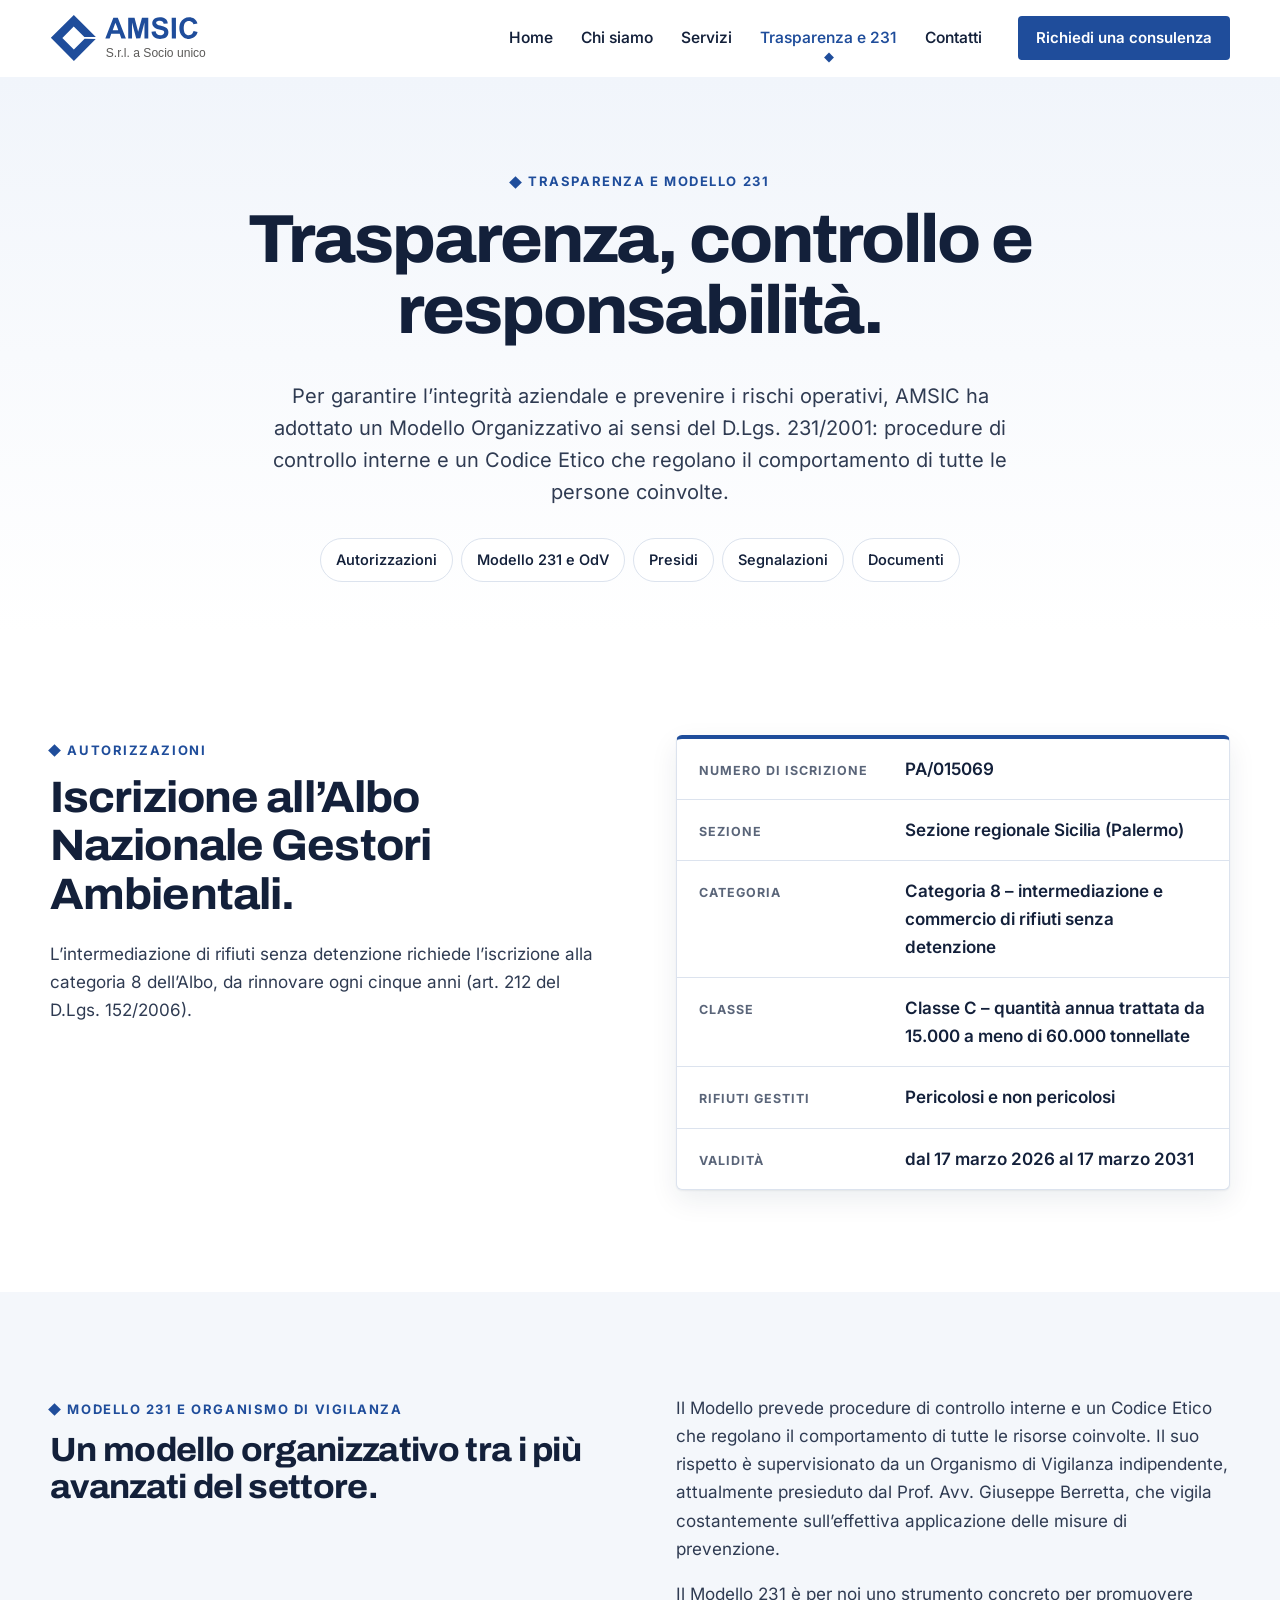
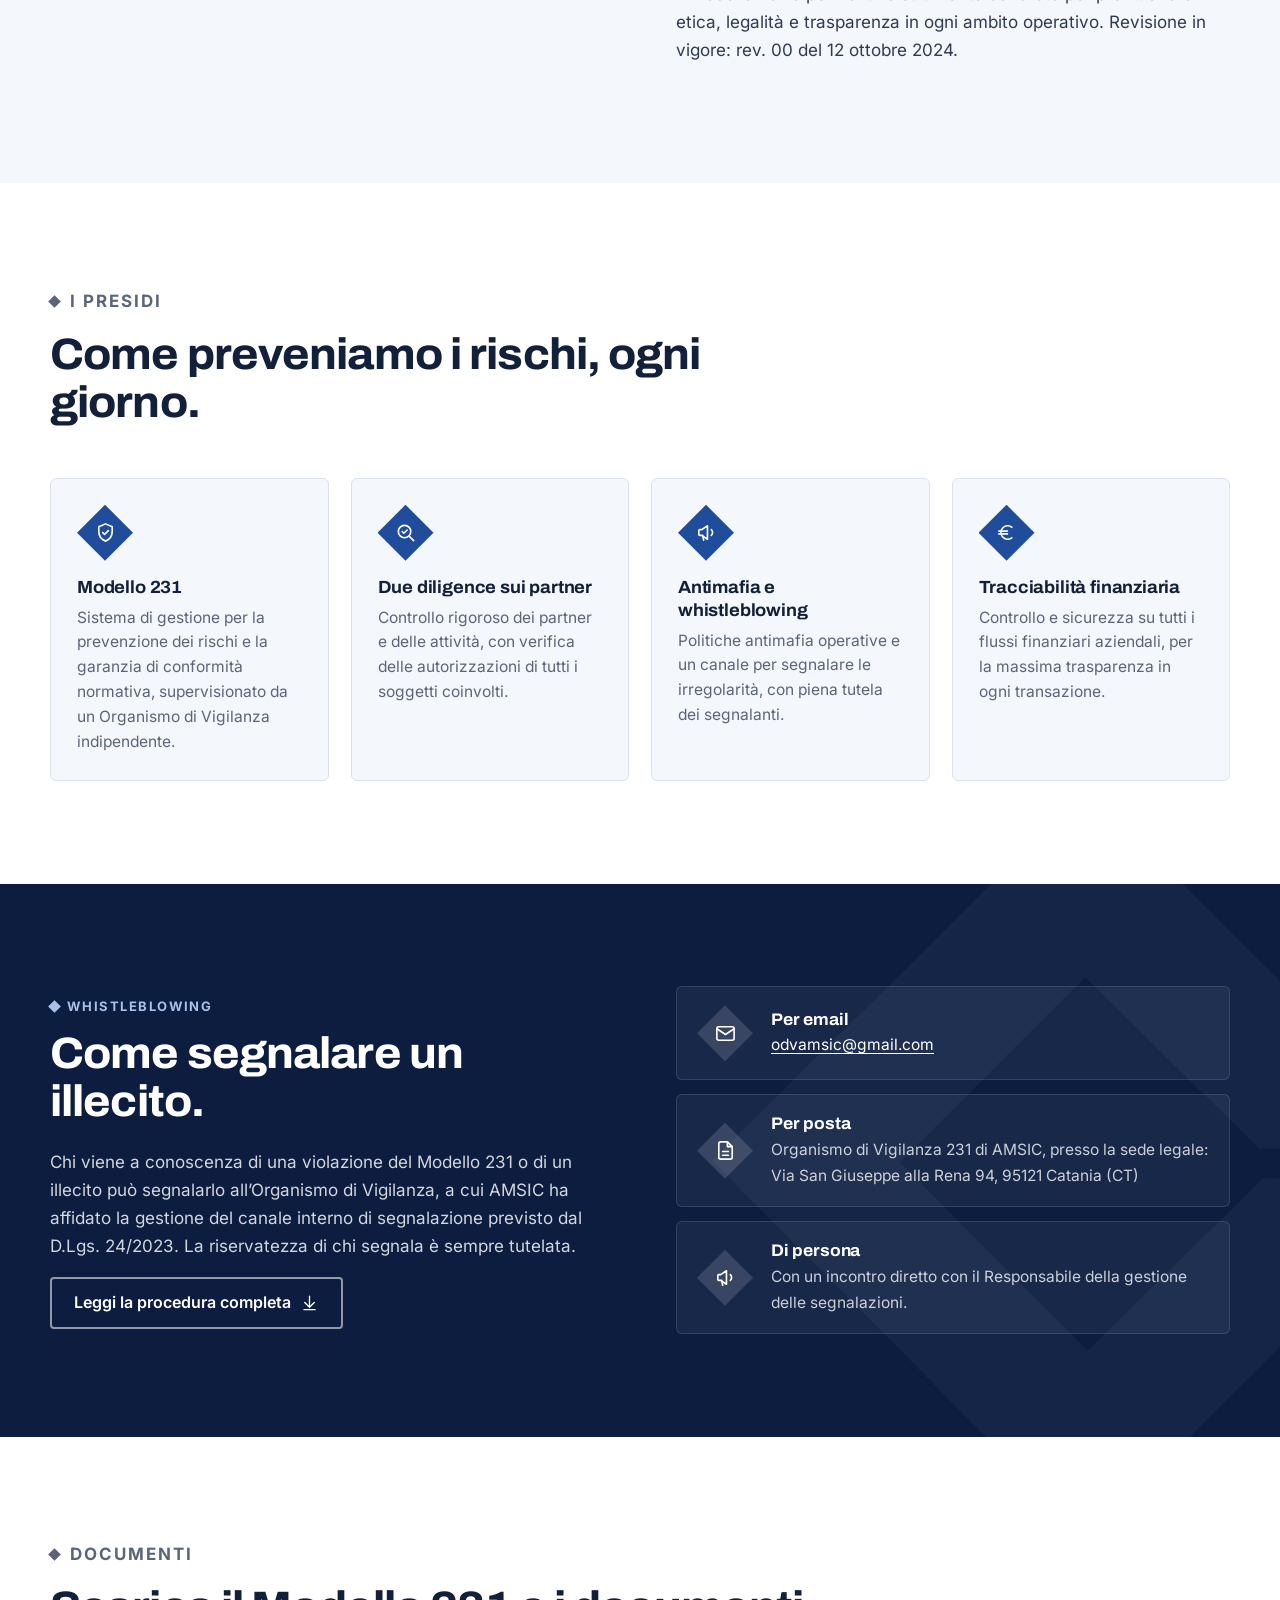
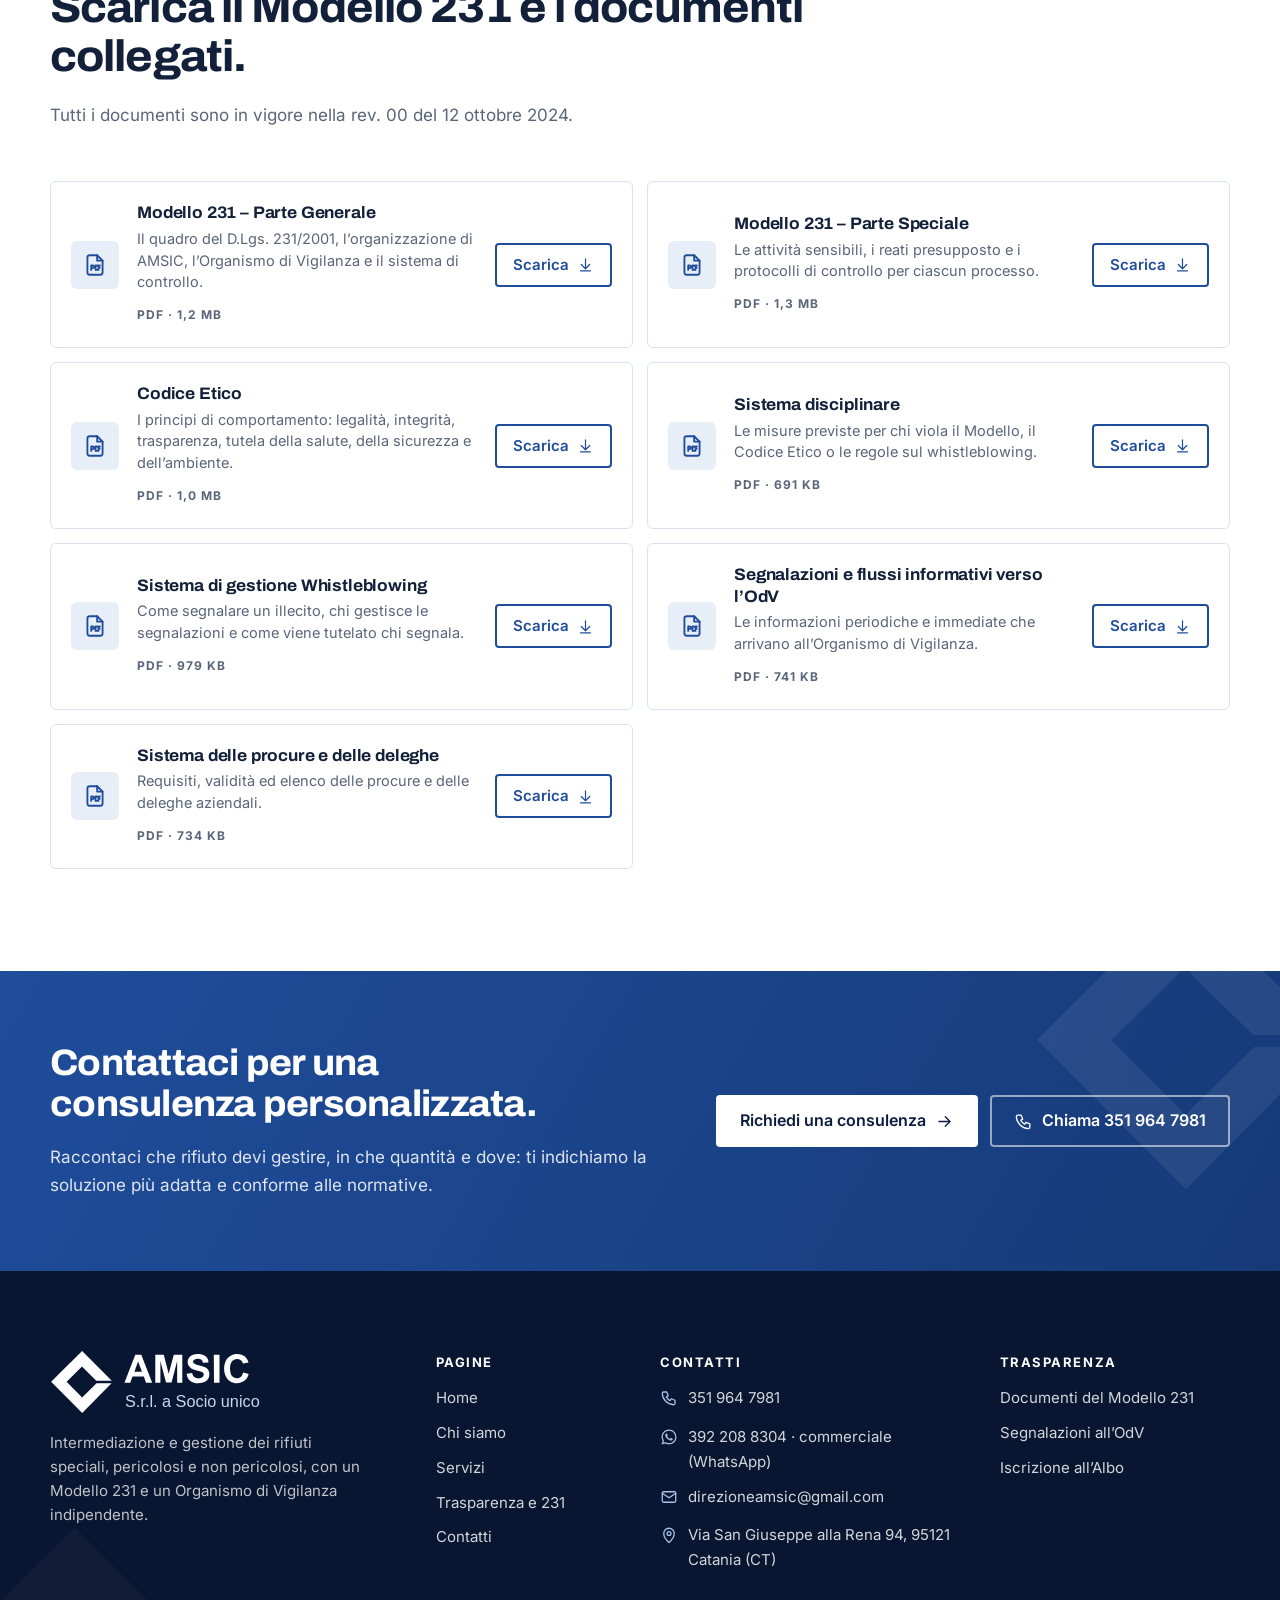
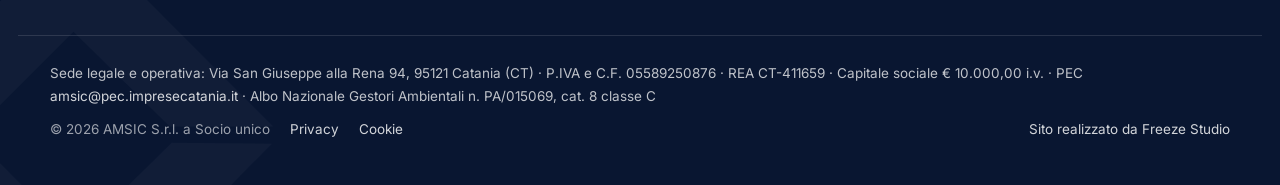
<file: trasparenza.html>
<!doctype html>
<html lang="it">
<head>
<meta charset="utf-8">
<meta name="viewport" content="width=device-width, initial-scale=1">
<title>Trasparenza e Modello 231 | AMSIC</title>
<meta name="description" content="Iscrizione all’Albo Gestori Ambientali n. PA/015069 (cat. 8, classe C), Modello 231 con Organismo di Vigilanza indipendente, canali di segnalazione e documenti da scaricare.">
<link rel="canonical" href="https://www.amsic.it/trasparenza">
<meta name="google-site-verification" content="l3V-7dkjAfRdMd8adwk6uq7UDjQDXtpb1NbwODb5PtI">
<meta name="theme-color" content="#1F4D9B">
<meta property="og:type" content="website">
<meta property="og:locale" content="it_IT">
<meta property="og:site_name" content="AMSIC">
<meta property="og:title" content="Trasparenza e Modello 231 | AMSIC">
<meta property="og:description" content="Iscrizione all’Albo Gestori Ambientali n. PA/015069 (cat. 8, classe C), Modello 231 con Organismo di Vigilanza indipendente, canali di segnalazione e documenti da scaricare.">
<meta property="og:url" content="https://www.amsic.it/trasparenza">
<meta property="og:image" content="https://www.amsic.it/assets/img/condivisione.jpg">
<meta property="og:image:width" content="1200">
<meta property="og:image:height" content="630">
<meta name="twitter:card" content="summary_large_image">
<link rel="icon" href="/favicon.ico" sizes="48x48">
<link rel="icon" href="assets/logo/favicon-96.png" sizes="96x96" type="image/png">
<link rel="icon" href="assets/logo/amsic-marchio.svg" type="image/svg+xml">
<link rel="apple-touch-icon" href="assets/logo/apple-touch-icon.png">
<link rel="manifest" href="/site.webmanifest">
<link rel="preload" href="assets/font/archivo.woff2" as="font" type="font/woff2" crossorigin>
<link rel="preload" href="assets/font/inter.woff2" as="font" type="font/woff2" crossorigin>
<link rel="stylesheet" href="assets/css/stile.css?v=7">
<script type="application/ld+json">{"@context": "https://schema.org", "@type": "LocalBusiness", "@id": "https://www.amsic.it/#azienda", "name": "AMSIC S.r.l. a Socio unico", "alternateName": "AMSIC", "description": "Intermediazione e gestione di rifiuti speciali, pericolosi e non pericolosi: raccolta, trasporto, smaltimento e recupero tramite partner autorizzati, consulenza ambientale e gestione documentale.", "url": "https://www.amsic.it/", "logo": "https://www.amsic.it/assets/logo/icon-512.png", "image": "https://www.amsic.it/assets/img/condivisione.jpg", "telephone": "+393519647981", "contactPoint": [{"@type": "ContactPoint", "contactType": "sales", "telephone": "+393922088304", "availableLanguage": "Italian"}], "email": "direzioneamsic@gmail.com", "vatID": "IT05589250876", "taxID": "05589250876", "address": {"@type": "PostalAddress", "streetAddress": "Via San Giuseppe alla Rena 94", "postalCode": "95121", "addressLocality": "Catania", "addressRegion": "CT", "addressCountry": "IT"}}</script>
</head>
<body>
<a class="salta" href="#contenuto">Vai al contenuto</a>
<header class="testata" data-testata>
  <div class="wrap testata-in">
    <a class="logo" href="./" aria-label="AMSIC, torna alla home"><img src="assets/logo/amsic-logo.svg" alt="AMSIC S.r.l. a Socio unico" width="190" height="56"></a>
    <nav class="nav" id="menu" aria-label="Menu principale">
      <ul><li><a href="./">Home</a></li><li><a href="chi-siamo">Chi siamo</a></li><li><a href="servizi">Servizi</a></li><li><a href="trasparenza" aria-current="page">Trasparenza e 231</a></li><li><a href="contatti">Contatti</a></li></ul>
      <div class="nav-extra"><a class="btn btn-secondario btn-piccolo" href="tel:+393519647981" data-evento="chiamata"><span class="btn-ico"><svg xmlns="http://www.w3.org/2000/svg" viewBox="0 0 24 24" fill="none" stroke="currentColor" stroke-width="1.7" stroke-linecap="round" stroke-linejoin="round" aria-hidden="true" focusable="false"><path d="M5 4h4l2 5-2.5 1.5a11 11 0 0 0 5 5L15 13l5 2v4a2 2 0 0 1-2 2A16 16 0 0 1 3 6a2 2 0 0 1 2-2"/></svg></span>Chiama 351 964 7981</a></div>
    </nav>
    <a class="btn btn-primario btn-piccolo testata-cta" href="contatti#modulo">Richiedi una consulenza</a>
    <button class="menu-btn" type="button" aria-controls="menu" aria-expanded="false" data-menu>
      <span class="menu-apri"><svg xmlns="http://www.w3.org/2000/svg" viewBox="0 0 24 24" fill="none" stroke="currentColor" stroke-width="1.7" stroke-linecap="round" stroke-linejoin="round" aria-hidden="true" focusable="false"><path d="M4 7h16M4 12h16M4 17h16"/></svg></span><span class="menu-chiudi"><svg xmlns="http://www.w3.org/2000/svg" viewBox="0 0 24 24" fill="none" stroke="currentColor" stroke-width="1.7" stroke-linecap="round" stroke-linejoin="round" aria-hidden="true" focusable="false"><path d="M6 6l12 12M18 6 6 18"/></svg></span><span class="sr">Menu</span>
    </button>
  </div>
</header>
<main id="contenuto">

<section class="testa-pagina testa-centrata">
  <div class="wrap rivela">
    <p class="occhiello">Trasparenza e Modello 231</p>
    <h1>Trasparenza, controllo e responsabilità.</h1>
    <p class="lead">Per garantire l’integrità aziendale e prevenire i rischi operativi, AMSIC ha adottato un Modello Organizzativo ai sensi del D.Lgs. 231/2001: procedure di controllo interne e un Codice Etico che regolano il comportamento di tutte le persone coinvolte.</p>
    <nav class="salti" aria-label="In questa pagina"><a href="#autorizzazioni">Autorizzazioni</a><a href="#modello-231">Modello 231 e OdV</a><a href="#presidi">Presidi</a><a href="#segnalazioni">Segnalazioni</a><a href="#documenti">Documenti</a></nav>
  </div>
</section>

<section class="sezione" id="autorizzazioni">
  <div class="wrap duo duo-alto">
    <div class="rivela">
      <p class="occhiello">Autorizzazioni</p>
      <h2>Iscrizione all’Albo Nazionale Gestori Ambientali.</h2>
      <p>L’intermediazione di rifiuti senza detenzione richiede l’iscrizione alla categoria 8 dell’Albo, da rinnovare ogni cinque anni (art. 212 del D.Lgs. 152/2006).</p>
    </div>
    <dl class="scheda-albo rivela">
      <div><dt>Numero di iscrizione</dt><dd>PA/015069</dd></div>
      <div><dt>Sezione</dt><dd>Sezione regionale Sicilia (Palermo)</dd></div>
      <div><dt>Categoria</dt><dd>Categoria 8 – intermediazione e commercio di rifiuti senza detenzione</dd></div>
      <div><dt>Classe</dt><dd>Classe C – quantità annua trattata da 15.000 a meno di 60.000 tonnellate</dd></div>
      <div><dt>Rifiuti gestiti</dt><dd>Pericolosi e non pericolosi</dd></div>
      <div><dt>Validità</dt><dd>dal 17 marzo 2026 al 17 marzo 2031</dd></div>
    </dl>
  </div>
</section>

<section class="sezione sezione-chiara" id="modello-231">
  <div class="wrap colonne-testo">
    <div class="rivela">
      <p class="occhiello">Modello 231 e Organismo di Vigilanza</p>
      <h2>Un modello organizzativo tra i più avanzati del settore.</h2>
    </div>
    <div class="rivela">
      <p>Il Modello prevede procedure di controllo interne e un Codice Etico che regolano il comportamento di tutte le risorse coinvolte. Il suo rispetto è supervisionato da un Organismo di Vigilanza indipendente, attualmente presieduto dal Prof. Avv. Giuseppe Berretta, che vigila costantemente sull’effettiva applicazione delle misure di prevenzione.</p>
      <p>Il Modello 231 è per noi uno strumento concreto per promuovere etica, legalità e trasparenza in ogni ambito operativo. Revisione in vigore: rev. 00 del 12 ottobre 2024.</p>
    </div>
  </div>
</section>

<section class="sezione" id="presidi">
  <div class="wrap">
    <div class="intestazione rivela">
      <p class="occhiello">I presidi</p>
      <h2>Come preveniamo i rischi, ogni giorno.</h2>
    </div>
    <ul class="presidi"><li class="presidio rivela"><span class="icona-rombo"><svg xmlns="http://www.w3.org/2000/svg" viewBox="0 0 24 24" fill="none" stroke="currentColor" stroke-width="1.7" stroke-linecap="round" stroke-linejoin="round" aria-hidden="true" focusable="false"><path d="M12 3 5 6v5c0 4.6 3 8.4 7 10 4-1.6 7-5.4 7-10V6z"/><path d="m9 12 2 2 4-4"/></svg></span><h3>Modello 231</h3><p>Sistema di gestione per la prevenzione dei rischi e la garanzia di conformità normativa, supervisionato da un Organismo di Vigilanza indipendente.</p></li><li class="presidio rivela"><span class="icona-rombo"><svg xmlns="http://www.w3.org/2000/svg" viewBox="0 0 24 24" fill="none" stroke="currentColor" stroke-width="1.7" stroke-linecap="round" stroke-linejoin="round" aria-hidden="true" focusable="false"><circle cx="11" cy="11" r="6.5"/><path d="m16 16 4.5 4.5"/><path d="m8.5 11 1.8 1.8 3.4-3.4"/></svg></span><h3>Due diligence sui partner</h3><p>Controllo rigoroso dei partner e delle attività, con verifica delle autorizzazioni di tutti i soggetti coinvolti.</p></li><li class="presidio rivela"><span class="icona-rombo"><svg xmlns="http://www.w3.org/2000/svg" viewBox="0 0 24 24" fill="none" stroke="currentColor" stroke-width="1.7" stroke-linecap="round" stroke-linejoin="round" aria-hidden="true" focusable="false"><path d="M4 10v4a1 1 0 0 0 1 1h2l6 4V5L7 9H5a1 1 0 0 0-1 1z"/><path d="M17 9a4 4 0 0 1 0 6"/><path d="M8 15l1 5"/></svg></span><h3>Antimafia e whistleblowing</h3><p>Politiche antimafia operative e un canale per segnalare le irregolarità, con piena tutela dei segnalanti.</p></li><li class="presidio rivela"><span class="icona-rombo"><svg xmlns="http://www.w3.org/2000/svg" viewBox="0 0 24 24" fill="none" stroke="currentColor" stroke-width="1.7" stroke-linecap="round" stroke-linejoin="round" aria-hidden="true" focusable="false"><path d="M17.5 6.5A7 7 0 1 0 17.5 17.5"/><path d="M4 10.5h9M4 13.5h9"/></svg></span><h3>Tracciabilità finanziaria</h3><p>Controllo e sicurezza su tutti i flussi finanziari aziendali, per la massima trasparenza in ogni transazione.</p></li></ul>
  </div>
</section>

<section class="sezione sezione-scura" id="segnalazioni">
  <svg class="scura-marchio" xmlns="http://www.w3.org/2000/svg" viewBox="0 0 595 595.28" aria-hidden="true" focusable="false"><polygon fill="currentColor" points="438.71 285.48 302.45 151.16 157.4 296.08 304.07 443.77 441.47 308.66 583.67 309.8 304.96 591.78 10.35 294.78 304.07 3.5 585.54 285.48"/></svg>
  <div class="wrap scura-in">
    <div class="scura-testo rivela">
      <p class="occhiello chiaro">Whistleblowing</p>
      <h2>Come segnalare un illecito.</h2>
      <p>Chi viene a conoscenza di una violazione del Modello 231 o di un illecito può segnalarlo all’Organismo di Vigilanza, a cui AMSIC ha affidato la gestione del canale interno di segnalazione previsto dal D.Lgs. 24/2023. La riservatezza di chi segnala è sempre tutelata.</p>
      <a class="btn btn-contorno-bianco" href="assets/documenti/amsic-whistleblowing.pdf" target="_blank" rel="noopener">Leggi la procedura completa<span class="btn-ico"><svg xmlns="http://www.w3.org/2000/svg" viewBox="0 0 24 24" fill="none" stroke="currentColor" stroke-width="1.7" stroke-linecap="round" stroke-linejoin="round" aria-hidden="true" focusable="false"><path d="M12 4v14M6 12l6 6 6-6"/><path d="M5 21h14"/></svg></span></a>
    </div>
    <ul class="canali rivela">
      <li><span class="icona-rombo chiara"><svg xmlns="http://www.w3.org/2000/svg" viewBox="0 0 24 24" fill="none" stroke="currentColor" stroke-width="1.7" stroke-linecap="round" stroke-linejoin="round" aria-hidden="true" focusable="false"><rect x="3" y="5" width="18" height="14" rx="2"/><path d="m3 7 9 6 9-6"/></svg></span><div><h3>Per email</h3><p><a href="mailto:odvamsic@gmail.com">odvamsic@gmail.com</a></p></div></li>
      <li><span class="icona-rombo chiara"><svg xmlns="http://www.w3.org/2000/svg" viewBox="0 0 24 24" fill="none" stroke="currentColor" stroke-width="1.7" stroke-linecap="round" stroke-linejoin="round" aria-hidden="true" focusable="false"><path d="M14 3H7a2 2 0 0 0-2 2v14a2 2 0 0 0 2 2h10a2 2 0 0 0 2-2V8z"/><path d="M14 3v5h5M9 13h6M9 17h6"/></svg></span><div><h3>Per posta</h3><p>Organismo di Vigilanza 231 di AMSIC, presso la sede legale: Via San Giuseppe alla Rena 94, 95121 Catania (CT)</p></div></li>
      <li><span class="icona-rombo chiara"><svg xmlns="http://www.w3.org/2000/svg" viewBox="0 0 24 24" fill="none" stroke="currentColor" stroke-width="1.7" stroke-linecap="round" stroke-linejoin="round" aria-hidden="true" focusable="false"><path d="M4 10v4a1 1 0 0 0 1 1h2l6 4V5L7 9H5a1 1 0 0 0-1 1z"/><path d="M17 9a4 4 0 0 1 0 6"/><path d="M8 15l1 5"/></svg></span><div><h3>Di persona</h3><p>Con un incontro diretto con il Responsabile della gestione delle segnalazioni.</p></div></li>
    </ul>
  </div>
</section>

<section class="sezione" id="documenti">
  <div class="wrap">
    <div class="intestazione rivela">
      <p class="occhiello">Documenti</p>
      <h2>Scarica il Modello 231 e i documenti collegati.</h2>
      <p>Tutti i documenti sono in vigore nella rev. 00 del 12 ottobre 2024.</p>
    </div>
    <ul class="documenti"><li class="doc rivela">
  <span class="doc-ico"><svg xmlns="http://www.w3.org/2000/svg" viewBox="0 0 24 24" fill="none" stroke="currentColor" stroke-width="1.7" stroke-linecap="round" stroke-linejoin="round" aria-hidden="true" focusable="false"><path d="M14 3H7a2 2 0 0 0-2 2v14a2 2 0 0 0 2 2h10a2 2 0 0 0 2-2V8z"/><path d="M14 3v5h5"/><path d="M8.5 16.5v-4h1.3a1.2 1.2 0 0 1 0 2.4H8.5M12.5 16.5v-4h1a2 2 0 0 1 0 4zM16.5 12.5h-1.2v4M15.3 14.5h1"/></svg></span>
  <div class="doc-testo"><h3>Modello 231 – Parte Generale</h3><p>Il quadro del D.Lgs. 231/2001, l’organizzazione di AMSIC, l’Organismo di Vigilanza e il sistema di controllo.</p><span class="doc-meta">PDF · 1,2 MB</span></div>
  <a class="btn btn-secondario btn-piccolo" href="assets/documenti/amsic-modello-231-parte-generale.pdf" target="_blank" rel="noopener" aria-label="Scarica: Modello 231 – Parte Generale (PDF, 1,2 MB)">Scarica <svg xmlns="http://www.w3.org/2000/svg" viewBox="0 0 24 24" fill="none" stroke="currentColor" stroke-width="1.7" stroke-linecap="round" stroke-linejoin="round" aria-hidden="true" focusable="false"><path d="M12 4v14M6 12l6 6 6-6"/><path d="M5 21h14"/></svg></a>
</li><li class="doc rivela">
  <span class="doc-ico"><svg xmlns="http://www.w3.org/2000/svg" viewBox="0 0 24 24" fill="none" stroke="currentColor" stroke-width="1.7" stroke-linecap="round" stroke-linejoin="round" aria-hidden="true" focusable="false"><path d="M14 3H7a2 2 0 0 0-2 2v14a2 2 0 0 0 2 2h10a2 2 0 0 0 2-2V8z"/><path d="M14 3v5h5"/><path d="M8.5 16.5v-4h1.3a1.2 1.2 0 0 1 0 2.4H8.5M12.5 16.5v-4h1a2 2 0 0 1 0 4zM16.5 12.5h-1.2v4M15.3 14.5h1"/></svg></span>
  <div class="doc-testo"><h3>Modello 231 – Parte Speciale</h3><p>Le attività sensibili, i reati presupposto e i protocolli di controllo per ciascun processo.</p><span class="doc-meta">PDF · 1,3 MB</span></div>
  <a class="btn btn-secondario btn-piccolo" href="assets/documenti/amsic-modello-231-parte-speciale.pdf" target="_blank" rel="noopener" aria-label="Scarica: Modello 231 – Parte Speciale (PDF, 1,3 MB)">Scarica <svg xmlns="http://www.w3.org/2000/svg" viewBox="0 0 24 24" fill="none" stroke="currentColor" stroke-width="1.7" stroke-linecap="round" stroke-linejoin="round" aria-hidden="true" focusable="false"><path d="M12 4v14M6 12l6 6 6-6"/><path d="M5 21h14"/></svg></a>
</li><li class="doc rivela">
  <span class="doc-ico"><svg xmlns="http://www.w3.org/2000/svg" viewBox="0 0 24 24" fill="none" stroke="currentColor" stroke-width="1.7" stroke-linecap="round" stroke-linejoin="round" aria-hidden="true" focusable="false"><path d="M14 3H7a2 2 0 0 0-2 2v14a2 2 0 0 0 2 2h10a2 2 0 0 0 2-2V8z"/><path d="M14 3v5h5"/><path d="M8.5 16.5v-4h1.3a1.2 1.2 0 0 1 0 2.4H8.5M12.5 16.5v-4h1a2 2 0 0 1 0 4zM16.5 12.5h-1.2v4M15.3 14.5h1"/></svg></span>
  <div class="doc-testo"><h3>Codice Etico</h3><p>I principi di comportamento: legalità, integrità, trasparenza, tutela della salute, della sicurezza e dell’ambiente.</p><span class="doc-meta">PDF · 1,0 MB</span></div>
  <a class="btn btn-secondario btn-piccolo" href="assets/documenti/amsic-codice-etico.pdf" target="_blank" rel="noopener" aria-label="Scarica: Codice Etico (PDF, 1,0 MB)">Scarica <svg xmlns="http://www.w3.org/2000/svg" viewBox="0 0 24 24" fill="none" stroke="currentColor" stroke-width="1.7" stroke-linecap="round" stroke-linejoin="round" aria-hidden="true" focusable="false"><path d="M12 4v14M6 12l6 6 6-6"/><path d="M5 21h14"/></svg></a>
</li><li class="doc rivela">
  <span class="doc-ico"><svg xmlns="http://www.w3.org/2000/svg" viewBox="0 0 24 24" fill="none" stroke="currentColor" stroke-width="1.7" stroke-linecap="round" stroke-linejoin="round" aria-hidden="true" focusable="false"><path d="M14 3H7a2 2 0 0 0-2 2v14a2 2 0 0 0 2 2h10a2 2 0 0 0 2-2V8z"/><path d="M14 3v5h5"/><path d="M8.5 16.5v-4h1.3a1.2 1.2 0 0 1 0 2.4H8.5M12.5 16.5v-4h1a2 2 0 0 1 0 4zM16.5 12.5h-1.2v4M15.3 14.5h1"/></svg></span>
  <div class="doc-testo"><h3>Sistema disciplinare</h3><p>Le misure previste per chi viola il Modello, il Codice Etico o le regole sul whistleblowing.</p><span class="doc-meta">PDF · 691 KB</span></div>
  <a class="btn btn-secondario btn-piccolo" href="assets/documenti/amsic-sistema-disciplinare.pdf" target="_blank" rel="noopener" aria-label="Scarica: Sistema disciplinare (PDF, 691 KB)">Scarica <svg xmlns="http://www.w3.org/2000/svg" viewBox="0 0 24 24" fill="none" stroke="currentColor" stroke-width="1.7" stroke-linecap="round" stroke-linejoin="round" aria-hidden="true" focusable="false"><path d="M12 4v14M6 12l6 6 6-6"/><path d="M5 21h14"/></svg></a>
</li><li class="doc rivela">
  <span class="doc-ico"><svg xmlns="http://www.w3.org/2000/svg" viewBox="0 0 24 24" fill="none" stroke="currentColor" stroke-width="1.7" stroke-linecap="round" stroke-linejoin="round" aria-hidden="true" focusable="false"><path d="M14 3H7a2 2 0 0 0-2 2v14a2 2 0 0 0 2 2h10a2 2 0 0 0 2-2V8z"/><path d="M14 3v5h5"/><path d="M8.5 16.5v-4h1.3a1.2 1.2 0 0 1 0 2.4H8.5M12.5 16.5v-4h1a2 2 0 0 1 0 4zM16.5 12.5h-1.2v4M15.3 14.5h1"/></svg></span>
  <div class="doc-testo"><h3>Sistema di gestione Whistleblowing</h3><p>Come segnalare un illecito, chi gestisce le segnalazioni e come viene tutelato chi segnala.</p><span class="doc-meta">PDF · 979 KB</span></div>
  <a class="btn btn-secondario btn-piccolo" href="assets/documenti/amsic-whistleblowing.pdf" target="_blank" rel="noopener" aria-label="Scarica: Sistema di gestione Whistleblowing (PDF, 979 KB)">Scarica <svg xmlns="http://www.w3.org/2000/svg" viewBox="0 0 24 24" fill="none" stroke="currentColor" stroke-width="1.7" stroke-linecap="round" stroke-linejoin="round" aria-hidden="true" focusable="false"><path d="M12 4v14M6 12l6 6 6-6"/><path d="M5 21h14"/></svg></a>
</li><li class="doc rivela">
  <span class="doc-ico"><svg xmlns="http://www.w3.org/2000/svg" viewBox="0 0 24 24" fill="none" stroke="currentColor" stroke-width="1.7" stroke-linecap="round" stroke-linejoin="round" aria-hidden="true" focusable="false"><path d="M14 3H7a2 2 0 0 0-2 2v14a2 2 0 0 0 2 2h10a2 2 0 0 0 2-2V8z"/><path d="M14 3v5h5"/><path d="M8.5 16.5v-4h1.3a1.2 1.2 0 0 1 0 2.4H8.5M12.5 16.5v-4h1a2 2 0 0 1 0 4zM16.5 12.5h-1.2v4M15.3 14.5h1"/></svg></span>
  <div class="doc-testo"><h3>Segnalazioni e flussi informativi verso l’OdV</h3><p>Le informazioni periodiche e immediate che arrivano all’Organismo di Vigilanza.</p><span class="doc-meta">PDF · 741 KB</span></div>
  <a class="btn btn-secondario btn-piccolo" href="assets/documenti/amsic-flussi-informativi-odv.pdf" target="_blank" rel="noopener" aria-label="Scarica: Segnalazioni e flussi informativi verso l’OdV (PDF, 741 KB)">Scarica <svg xmlns="http://www.w3.org/2000/svg" viewBox="0 0 24 24" fill="none" stroke="currentColor" stroke-width="1.7" stroke-linecap="round" stroke-linejoin="round" aria-hidden="true" focusable="false"><path d="M12 4v14M6 12l6 6 6-6"/><path d="M5 21h14"/></svg></a>
</li><li class="doc rivela">
  <span class="doc-ico"><svg xmlns="http://www.w3.org/2000/svg" viewBox="0 0 24 24" fill="none" stroke="currentColor" stroke-width="1.7" stroke-linecap="round" stroke-linejoin="round" aria-hidden="true" focusable="false"><path d="M14 3H7a2 2 0 0 0-2 2v14a2 2 0 0 0 2 2h10a2 2 0 0 0 2-2V8z"/><path d="M14 3v5h5"/><path d="M8.5 16.5v-4h1.3a1.2 1.2 0 0 1 0 2.4H8.5M12.5 16.5v-4h1a2 2 0 0 1 0 4zM16.5 12.5h-1.2v4M15.3 14.5h1"/></svg></span>
  <div class="doc-testo"><h3>Sistema delle procure e delle deleghe</h3><p>Requisiti, validità ed elenco delle procure e delle deleghe aziendali.</p><span class="doc-meta">PDF · 734 KB</span></div>
  <a class="btn btn-secondario btn-piccolo" href="assets/documenti/amsic-procure-e-deleghe.pdf" target="_blank" rel="noopener" aria-label="Scarica: Sistema delle procure e delle deleghe (PDF, 734 KB)">Scarica <svg xmlns="http://www.w3.org/2000/svg" viewBox="0 0 24 24" fill="none" stroke="currentColor" stroke-width="1.7" stroke-linecap="round" stroke-linejoin="round" aria-hidden="true" focusable="false"><path d="M12 4v14M6 12l6 6 6-6"/><path d="M5 21h14"/></svg></a>
</li></ul>
  </div>
</section>

<section class="banda-cta">
  <div class="wrap banda-cta-in rivela">
    <svg class="banda-marchio" xmlns="http://www.w3.org/2000/svg" viewBox="0 0 595 595.28" aria-hidden="true" focusable="false"><polygon fill="currentColor" points="438.71 285.48 302.45 151.16 157.4 296.08 304.07 443.77 441.47 308.66 583.67 309.8 304.96 591.78 10.35 294.78 304.07 3.5 585.54 285.48"/></svg>
    <div>
      <h2>Contattaci per una consulenza personalizzata.</h2>
      <p>Raccontaci che rifiuto devi gestire, in che quantità e dove: ti indichiamo la soluzione più adatta e conforme alle normative.</p>
    </div>
    <div class="azioni"><a class="btn btn-bianco" href="contatti#modulo">Richiedi una consulenza<span class="btn-ico"><svg xmlns="http://www.w3.org/2000/svg" viewBox="0 0 24 24" fill="none" stroke="currentColor" stroke-width="1.7" stroke-linecap="round" stroke-linejoin="round" aria-hidden="true" focusable="false"><path d="M5 12h14M13 6l6 6-6 6"/></svg></span></a><a class="btn btn-contorno-bianco" href="tel:+393519647981" data-evento="chiamata"><span class="btn-ico"><svg xmlns="http://www.w3.org/2000/svg" viewBox="0 0 24 24" fill="none" stroke="currentColor" stroke-width="1.7" stroke-linecap="round" stroke-linejoin="round" aria-hidden="true" focusable="false"><path d="M5 4h4l2 5-2.5 1.5a11 11 0 0 0 5 5L15 13l5 2v4a2 2 0 0 1-2 2A16 16 0 0 1 3 6a2 2 0 0 1 2-2"/></svg></span>Chiama 351 964 7981</a></div>
  </div>
</section>

</main>
<footer class="pie">
  <svg class="pie-marchio" xmlns="http://www.w3.org/2000/svg" viewBox="0 0 595 595.28" aria-hidden="true" focusable="false"><polygon fill="currentColor" points="438.71 285.48 302.45 151.16 157.4 296.08 304.07 443.77 441.47 308.66 583.67 309.8 304.96 591.78 10.35 294.78 304.07 3.5 585.54 285.48"/></svg>
  <div class="wrap pie-griglia">
    <div class="pie-col pie-marca">
      <img src="assets/logo/amsic-logo-bianco.svg" alt="AMSIC S.r.l. a Socio unico" width="210" height="62" loading="lazy">
      <p>Intermediazione e gestione dei rifiuti speciali, pericolosi e non pericolosi, con un Modello 231 e un Organismo di Vigilanza indipendente.</p>
    </div>
    <div class="pie-col">
      <h2 class="pie-titolo">Pagine</h2>
      <ul class="pie-lista"><li><a href="./">Home</a></li><li><a href="chi-siamo">Chi siamo</a></li><li><a href="servizi">Servizi</a></li><li><a href="trasparenza">Trasparenza e 231</a></li><li><a href="contatti">Contatti</a></li></ul>
    </div>
    <div class="pie-col">
      <h2 class="pie-titolo">Contatti</h2>
      <ul class="pie-lista pie-contatti">
        <li><a href="tel:+393519647981"><svg xmlns="http://www.w3.org/2000/svg" viewBox="0 0 24 24" fill="none" stroke="currentColor" stroke-width="1.7" stroke-linecap="round" stroke-linejoin="round" aria-hidden="true" focusable="false"><path d="M5 4h4l2 5-2.5 1.5a11 11 0 0 0 5 5L15 13l5 2v4a2 2 0 0 1-2 2A16 16 0 0 1 3 6a2 2 0 0 1 2-2"/></svg>351 964 7981</a></li>
        <li><a href="https://wa.me/393922088304" target="_blank" rel="noopener"><svg xmlns="http://www.w3.org/2000/svg" viewBox="0 0 24 24" aria-hidden="true" focusable="false"><path fill="currentColor" d="M12.04 2C6.58 2 2.13 6.45 2.13 11.91c0 1.75.46 3.45 1.32 4.95L2.05 22l5.25-1.38c1.45.79 3.08 1.21 4.74 1.21 5.46 0 9.91-4.45 9.91-9.91S17.5 2 12.04 2m.01 1.67c4.55 0 8.24 3.7 8.24 8.24 0 4.55-3.69 8.24-8.24 8.24-1.49 0-2.94-.4-4.2-1.15l-.3-.18-3.12.82.83-3.04-.2-.31a8.2 8.2 0 0 1-1.26-4.38c0-4.54 3.7-8.24 8.25-8.24M8.53 7.33c-.16 0-.43.06-.66.31-.22.25-.87.86-.87 2.07 0 1.22.89 2.39 1 2.56.14.17 1.76 2.67 4.25 3.73.59.27 1.050.42 1.41.53.59.19 1.13.16 1.56.1.48-.07 1.46-.6 1.67-1.18.21-.58.21-1.070.15-1.18-.07-.1-.23-.16-.48-.27-.25-.14-1.47-.74-1.69-.82-.23-.08-.37-.12-.56.12-.16.25-.64.81-.78.97-.15.17-.29.19-.53.07-.26-.13-1.06-.39-2-1.23-.74-.66-1.23-1.47-1.38-1.72-.12-.24-.01-.39.11-.5.11-.11.27-.29.37-.44.13-.14.17-.25.25-.41.08-.17 0-.31-.05-.43-.06-.12-.56-1.36-.78-1.85-.19-.5-.4-.42-.55-.43-.14 0-.3-.01-.47-.01"/></svg>392 208 8304 · commerciale (WhatsApp)</a></li>
        <li><a href="mailto:direzioneamsic@gmail.com"><svg xmlns="http://www.w3.org/2000/svg" viewBox="0 0 24 24" fill="none" stroke="currentColor" stroke-width="1.7" stroke-linecap="round" stroke-linejoin="round" aria-hidden="true" focusable="false"><rect x="3" y="5" width="18" height="14" rx="2"/><path d="m3 7 9 6 9-6"/></svg>direzioneamsic@gmail.com</a></li>
        <li><a href="https://www.google.com/maps/search/?api=1&query=Via+San+Giuseppe+alla+Rena+94,+95121+Catania+CT" target="_blank" rel="noopener"><svg xmlns="http://www.w3.org/2000/svg" viewBox="0 0 24 24" fill="none" stroke="currentColor" stroke-width="1.7" stroke-linecap="round" stroke-linejoin="round" aria-hidden="true" focusable="false"><path d="M12 22s7-6.2 7-12a7 7 0 1 0-14 0c0 5.8 7 12 7 12z"/><circle cx="12" cy="10" r="2.6"/></svg>Via San Giuseppe alla Rena 94, 95121 Catania (CT)</a></li>
      </ul>
    </div>
    <div class="pie-col">
      <h2 class="pie-titolo">Trasparenza</h2>
      <ul class="pie-lista">
        <li><a href="trasparenza#documenti">Documenti del Modello 231</a></li>
        <li><a href="trasparenza#segnalazioni">Segnalazioni all’OdV</a></li>
        <li><a href="trasparenza#autorizzazioni">Iscrizione all’Albo</a></li>
      </ul>
    </div>
  </div>
  <div class="wrap pie-legale">
    <p>Sede legale e operativa: Via San Giuseppe alla Rena 94, 95121 Catania (CT) · P.IVA e C.F. 05589250876 · REA CT-411659 · Capitale sociale € 10.000,00 i.v. · PEC <a href="mailto:amsic@pec.impresecatania.it">amsic@pec.impresecatania.it</a> · Albo Nazionale Gestori Ambientali n. PA/015069, cat. 8 classe C</p>
    <p class="pie-fondo"><span>© 2026 AMSIC S.r.l. a Socio unico</span><a href="privacy">Privacy</a><a href="cookie">Cookie</a><a class="pie-firma" href="https://freezestudio.it/" target="_blank" rel="noopener">Sito realizzato da Freeze Studio</a></p>
  </div>
</footer>
<div class="barra-mobile" data-barra aria-hidden="true">
  <a class="btn btn-secondario" href="tel:+393519647981" tabindex="-1" data-evento="chiamata"><span class="btn-ico"><svg xmlns="http://www.w3.org/2000/svg" viewBox="0 0 24 24" fill="none" stroke="currentColor" stroke-width="1.7" stroke-linecap="round" stroke-linejoin="round" aria-hidden="true" focusable="false"><path d="M5 4h4l2 5-2.5 1.5a11 11 0 0 0 5 5L15 13l5 2v4a2 2 0 0 1-2 2A16 16 0 0 1 3 6a2 2 0 0 1 2-2"/></svg></span>Chiama</a>
  <a tabindex="-1" class="btn btn-wa" href="https://wa.me/393922088304?text=Buongiorno%2C%20vorrei%20informazioni%20sui%20vostri%20servizi." target="_blank" rel="noopener" data-evento="whatsapp"><span class="btn-ico"><svg xmlns="http://www.w3.org/2000/svg" viewBox="0 0 24 24" aria-hidden="true" focusable="false"><path fill="currentColor" d="M12.04 2C6.58 2 2.13 6.45 2.13 11.91c0 1.75.46 3.45 1.32 4.95L2.05 22l5.25-1.38c1.45.79 3.08 1.21 4.74 1.21 5.46 0 9.91-4.45 9.91-9.91S17.5 2 12.04 2m.01 1.67c4.55 0 8.24 3.7 8.24 8.24 0 4.55-3.69 8.24-8.24 8.24-1.49 0-2.94-.4-4.2-1.15l-.3-.18-3.12.82.83-3.04-.2-.31a8.2 8.2 0 0 1-1.26-4.38c0-4.54 3.7-8.24 8.25-8.24M8.53 7.33c-.16 0-.43.06-.66.31-.22.25-.87.86-.87 2.07 0 1.22.89 2.39 1 2.56.14.17 1.76 2.67 4.25 3.73.59.27 1.050.42 1.41.53.59.19 1.13.16 1.56.1.48-.07 1.46-.6 1.67-1.18.21-.58.21-1.070.15-1.18-.07-.1-.23-.16-.48-.27-.25-.14-1.47-.74-1.69-.82-.23-.08-.37-.12-.56.12-.16.25-.64.81-.78.97-.15.17-.29.19-.53.07-.26-.13-1.06-.39-2-1.23-.74-.66-1.23-1.47-1.38-1.72-.12-.24-.01-.39.11-.5.11-.11.27-.29.37-.44.13-.14.17-.25.25-.41.08-.17 0-.31-.05-.43-.06-.12-.56-1.36-.78-1.85-.19-.5-.4-.42-.55-.43-.14 0-.3-.01-.47-.01"/></svg></span>WhatsApp</a>
  <a class="btn btn-primario" href="contatti#modulo" tabindex="-1">Scrivici</a>
</div>
<script src="assets/js/sito.js?v=7" defer></script>
</body>
</html>
</file>
<file: assets/css/stile.css>
/* AMSIC S.r.l. — foglio di stile unico. Colori dal marchio: blu #1F4D9B, grigio #5B5A58. */

@font-face {
  font-family: "Archivo";
  src: url("../font/archivo.woff2") format("woff2");
  font-weight: 100 900;
  font-stretch: 62% 125%;
  font-display: swap;
}
@font-face {
  font-family: "Inter";
  src: url("../font/inter.woff2") format("woff2");
  font-weight: 100 900;
  font-display: swap;
}

:root {
  --blu: #1F4D9B;
  --blu-scuro: #163A78;
  --notte: #0C1D40;
  --notte-2: #091631;
  --cielo: #E8EEF8;
  --carta: #F4F7FB;
  --linea: #DCE3EE;
  --inchiostro: #13203A;
  --testo: #2F3B52;
  --tenue: #5A6579;
  --verde: #158A5E;
  --raggio: 6px;
  --ombra: 0 1px 2px rgba(15, 32, 66, .06), 0 10px 28px rgba(15, 32, 66, .08);
  --wrap: 1180px;
  --gutter: clamp(16px, 4vw, 32px);
  --titoli: "Archivo", "Arial", sans-serif;
  --corpo: "Inter", system-ui, -apple-system, "Segoe UI", sans-serif;
  --rombo: polygon(50% 0, 100% 50%, 50% 100%, 0 50%);
}

*, *::before, *::after { box-sizing: border-box; }
html { -webkit-text-size-adjust: 100%; overflow-x: clip; scroll-padding-top: 96px; }
@media (prefers-reduced-motion: no-preference) { html { scroll-behavior: smooth; } }
body {
  margin: 0;
  background: #fff;
  color: var(--testo);
  font: 400 17px/1.65 var(--corpo);
  -webkit-font-smoothing: antialiased;
}
img, svg, picture { display: block; max-width: 100%; }
img { height: auto; }
a { color: var(--blu); text-underline-offset: .18em; }
a:hover { color: var(--blu-scuro); }
:focus-visible { outline: 3px solid var(--blu); outline-offset: 3px; border-radius: 2px; }
p { margin: 0 0 1em; }
ul, ol { margin: 0; padding: 0; list-style: none; }

h1, h2, h3 {
  font-family: var(--titoli);
  color: var(--inchiostro);
  margin: 0 0 .5em;
  letter-spacing: -.02em;
  font-stretch: 104%;
}
h1 { font-size: clamp(2.35rem, 1.3rem + 4.2vw, 4.25rem); line-height: 1.04; font-weight: 760; letter-spacing: -.03em; }
h2 { font-size: clamp(1.75rem, 1.2rem + 2.1vw, 2.75rem); line-height: 1.1; font-weight: 740; }
h3 { font-size: 1.2rem; line-height: 1.3; font-weight: 700; letter-spacing: -.01em; }
.lead { font-size: clamp(1.08rem, 1rem + .35vw, 1.25rem); line-height: 1.6; max-width: 60ch; color: var(--testo); }
.sr { position: absolute; width: 1px; height: 1px; overflow: hidden; clip: rect(0 0 0 0); white-space: nowrap; }

.wrap { width: 100%; max-width: calc(var(--wrap) + 2 * var(--gutter)); margin-inline: auto; padding-inline: var(--gutter); }
.stretto { max-width: calc(780px + 2 * var(--gutter)); }

.salta { position: absolute; left: 12px; top: -60px; z-index: 100; background: var(--blu); color: #fff; padding: 10px 16px; border-radius: 4px; }
.salta:focus { top: 12px; color: #fff; }

/* ------------------------------------------------------------ occhiello con rombo */
.occhiello {
  display: inline-flex; align-items: center; gap: .65em;
  font: 700 13px/1.2 var(--corpo);
  letter-spacing: .12em; text-transform: uppercase;
  color: var(--blu);
  margin-bottom: 1.1em;
}
.occhiello::before { content: ""; width: 9px; height: 9px; background: currentColor; transform: rotate(45deg); flex: none; }
.occhiello.chiaro { color: #A9C1EA; }

/* ------------------------------------------------------------ pulsanti */
.btn {
  display: inline-flex; align-items: center; justify-content: center; gap: .55em;
  min-height: 52px; padding: 12px 22px;
  font: 600 16px/1.2 var(--corpo);
  text-decoration: none; text-align: center;
  border: 2px solid transparent; border-radius: 4px;
  cursor: pointer;
  transition: background-color .2s, color .2s, border-color .2s, transform .2s;
}
.btn-ico { display: inline-flex; flex: none; }
.btn-ico svg { max-width: none; width: 19px; height: 19px; transition: transform .2s; }
.btn:hover .btn-ico svg { transform: translateX(3px); }
.btn-primario { background: var(--blu); color: #fff; }
.btn-primario:hover { background: var(--blu-scuro); color: #fff; }
.btn-secondario { border-color: var(--blu); color: var(--blu); background: #fff; }
.btn-secondario:hover { background: var(--cielo); color: var(--blu-scuro); }
.btn-bianco { background: #fff; color: var(--notte); }
.btn-bianco:hover { background: var(--cielo); color: var(--notte); }
.btn-contorno-bianco { border-color: rgba(255, 255, 255, .55); color: #fff; }
.btn-contorno-bianco:hover { border-color: #fff; background: rgba(255, 255, 255, .08); color: #fff; }
.btn-testo { min-height: 0; padding: 0; color: var(--blu); }
.btn-testo:hover { color: var(--blu-scuro); text-decoration: underline; }
.btn-wa { background: #0F7A40; color: #fff; }
.btn-wa:hover { background: #0B6233; color: #fff; }
.btn-wa .btn-ico svg { width: 21px; height: 21px; }
.btn-piccolo { min-height: 44px; padding: 8px 16px; font-size: 15px; }
.btn[disabled] { opacity: .65; cursor: progress; }
.azioni { display: flex; flex-wrap: wrap; gap: 12px; margin-top: 28px; }
.azioni.centrate { justify-content: center; }

/* ------------------------------------------------------------ icona in un rombo (eco del marchio) */
.icona-rombo {
  display: grid; place-items: center; flex: none;
  width: 56px; height: 56px;
  background: var(--blu); color: #fff;
  clip-path: var(--rombo);
}
.icona-rombo svg { width: 23px; height: 23px; }
.icona-rombo.chiara { background: rgba(255, 255, 255, .14); }
.icona-rombo.grande { width: 84px; height: 84px; }
.icona-rombo.grande svg { width: 32px; height: 32px; }

/* ------------------------------------------------------------ testata */
.testata { position: sticky; top: 0; z-index: 40; background: rgba(255, 255, 255, .97); border-bottom: 1px solid transparent; transition: border-color .2s, box-shadow .2s; }
.testata.scorsa { border-bottom-color: var(--linea); box-shadow: 0 6px 20px rgba(15, 32, 66, .06); }
.testata-in { display: flex; align-items: center; gap: 24px; min-height: 76px; }
.logo { flex: none; display: block; }
.logo img { width: auto; height: 46px; }
.nav { margin-left: auto; }
.nav ul { display: flex; gap: 4px; }
.nav li a { display: block; padding: 10px 12px; color: var(--inchiostro); font-weight: 550; font-size: 15.5px; text-decoration: none; position: relative; }
.nav li a:hover { color: var(--blu); }
.nav li a[aria-current="page"] { color: var(--blu); }
.nav li a[aria-current="page"]::after { content: ""; position: absolute; left: 50%; bottom: 0; width: 7px; height: 7px; background: var(--blu); transform: translateX(-50%) rotate(45deg); }
.nav-extra { display: none; }
.menu-btn { display: none; margin-left: auto; width: 48px; height: 48px; border: 0; background: none; color: var(--inchiostro); cursor: pointer; padding: 0; place-items: center; }
.menu-btn svg { width: 28px; height: 28px; }
.menu-chiudi { display: none; }
.testata.aperto .menu-apri { display: none; }
.testata.aperto .menu-chiudi { display: block; }

@media (max-width: 1099px) { .testata-cta { display: none; } }
@media (max-width: 999px) {
  .menu-btn { display: grid; }
  .logo img { height: 40px; }
  .testata-in { min-height: 68px; }
  .nav {
    position: fixed; inset: 68px 0 auto 0; margin: 0;
    background: #fff; border-top: 1px solid var(--linea);
    box-shadow: 0 18px 30px rgba(15, 32, 66, .12);
    padding: 12px var(--gutter) 24px;
    max-height: calc(100dvh - 68px); overflow-y: auto;
    visibility: hidden; opacity: 0; transform: translateY(-8px);
    transition: opacity .2s, transform .2s, visibility 0s .2s;
  }
  .testata.aperto .nav { visibility: visible; opacity: 1; transform: none; transition: opacity .2s, transform .2s; }
  .nav ul { flex-direction: column; gap: 0; }
  .nav li a { font-size: 19px; padding: 15px 4px; border-bottom: 1px solid var(--linea); }
  .nav li a[aria-current="page"]::after { left: auto; right: 8px; top: 50%; bottom: auto; transform: translateY(-50%) rotate(45deg); }
  .nav-extra { display: block; margin-top: 18px; }
  .nav-extra .btn { width: 100%; }
}

/* ------------------------------------------------------------ apertura home */
.eroe { background: linear-gradient(180deg, #F1F5FB 0%, #fff 100%); padding-block: clamp(36px, 6vw, 88px) clamp(48px, 6vw, 88px); overflow: hidden; }
.eroe-in { display: grid; gap: 40px; align-items: center; }
.eroe h1 .a-capo { display: block; color: var(--blu); }
.eroe .lead { margin-top: 1.1em; }
.garanzie { display: flex; flex-wrap: wrap; gap: 10px 22px; margin-top: 26px; font-size: 14.5px; color: var(--tenue); }
.garanzie li { display: flex; align-items: center; gap: 8px; }
.garanzie svg { width: 18px; height: 18px; color: var(--verde); flex: none; }

.eroe-visual { position: relative; width: min(100%, 540px); aspect-ratio: 1 / 1; margin-inline: auto; }
.rombo-grande {
  position: absolute; inset: 4%;
  /* rombo con il taglio orizzontale a destra, come nel simbolo AMSIC */
  clip-path: polygon(50% 0, 97.6% 47.6%, 73% 47.6%, 73% 52.4%, 97.6% 52.4%, 50% 100%, 0 50%);
  background: var(--cielo);
}
.rombo-grande picture, .rombo-grande img { width: 100%; height: 100%; object-fit: cover; }
.rombo-pieno, .rombo-vuoto { position: absolute; aspect-ratio: 1; transform: rotate(45deg); }
.rombo-pieno { width: 13%; top: 9%; left: 9%; background: var(--blu); }
.rombo-vuoto { width: 24%; right: 2%; bottom: 6%; border: 2px solid var(--blu); opacity: .55; }
.filiera {
  position: absolute; left: 50%; bottom: 0; transform: translateX(-50%);
  display: flex; align-items: center; gap: 10px;
  background: #fff; border-radius: 999px; box-shadow: var(--ombra);
  padding: 10px 18px; white-space: nowrap;
  font: 700 12.5px/1 var(--corpo); letter-spacing: .08em; text-transform: uppercase; color: var(--inchiostro);
}
.filiera i { width: 18px; height: 2px; background: var(--blu); position: relative; }
.filiera i::after { content: ""; position: absolute; right: -2px; top: -2px; width: 6px; height: 6px; background: var(--blu); transform: rotate(45deg); }

@media (min-width: 960px) {
  .eroe-in { grid-template-columns: 1.08fr .92fr; gap: 56px; }
}
@media (max-width: 959px) {
  .eroe-visual { width: min(88%, 420px); }
}
@media (max-width: 420px) {
  .filiera { font-size: 11px; padding: 9px 14px; gap: 7px; }
  .filiera i { width: 12px; }
}

/* ------------------------------------------------------------ fatti */
.fatti { border-block: 1px solid var(--linea); background: #fff; }
.fatti-griglia { display: grid; grid-template-columns: 1fr 1fr; }
.fatto { padding: 26px 18px 26px 0; display: flex; flex-direction: column; gap: 6px; }
.fatto strong { font: 760 clamp(1.7rem, 1.2rem + 1.6vw, 2.4rem)/1 var(--titoli); color: var(--blu); letter-spacing: -.02em; font-stretch: 104%; }
.fatto span { font-size: 14.5px; line-height: 1.45; color: var(--tenue); max-width: 26ch; }
.fatto:nth-child(even) { padding-left: 18px; border-left: 1px solid var(--linea); }
.fatto:nth-child(-n+2) { border-bottom: 1px solid var(--linea); }
@media (min-width: 900px) {
  .fatti-griglia { grid-template-columns: repeat(4, 1fr); }
  .fatto { padding: 34px 24px; border-left: 1px solid var(--linea); }
  .fatto:first-child { border-left: 0; padding-left: 0; }
  .fatto:nth-child(-n+2) { border-bottom: 0; }
}

/* ------------------------------------------------------------ sezioni */
.sezione { padding-block: clamp(56px, 8vw, 112px); position: relative; }
.sezione-chiara { background: var(--carta); }
.sezione-scura { background: var(--notte); color: rgba(255, 255, 255, .82); overflow: hidden; }
.sezione-scura h2, .sezione-scura h3 { color: #fff; }
.sezione-scura a:not(.btn) { color: #fff; }
.scura-marchio { position: absolute; width: min(70vw, 760px); right: -14%; top: -18%; color: rgba(255, 255, 255, .035); pointer-events: none; }
.scura-in { position: relative; display: grid; gap: 48px; align-items: center; }
@media (min-width: 1000px) { .scura-in { grid-template-columns: 1fr 1fr; gap: 72px; } }
.intestazione { max-width: 780px; margin-bottom: clamp(32px, 4vw, 56px); }
.intestazione p { color: var(--tenue); font-size: 1.06rem; }

/* ------------------------------------------------------------ schede servizi */
.griglia-servizi { display: grid; gap: 24px; grid-template-columns: repeat(auto-fill, minmax(290px, 1fr)); }
@media (min-width: 1100px) { .griglia-servizi { grid-template-columns: repeat(3, 1fr); } }
.scheda-servizio { background: #fff; border: 1px solid var(--linea); border-radius: var(--raggio); overflow: hidden; transition: transform .25s, box-shadow .25s, border-color .25s; }
.scheda-servizio:hover { transform: translateY(-4px); box-shadow: var(--ombra); border-color: #C9D5E8; }
.scheda-link { display: flex; flex-direction: column; height: 100%; color: inherit; text-decoration: none; }
.scheda-link:hover { color: inherit; }
.scheda-foto { aspect-ratio: 3 / 2; overflow: hidden; background: var(--cielo); }
.scheda-foto picture, .scheda-foto img { width: 100%; height: 100%; object-fit: cover; transition: transform .5s; }
.scheda-servizio:hover .scheda-foto img { transform: scale(1.04); }
.scheda-testo { position: relative; display: flex; flex-direction: column; flex: 1; padding: 40px 24px 24px; }
.scheda-testo .icona-rombo { position: absolute; top: -28px; left: 20px; }
.scheda-testo h3 { margin-bottom: .4em; }
.scheda-testo p { color: var(--tenue); font-size: 15.5px; line-height: 1.55; }
.scheda-piu { margin-top: auto; display: inline-flex; align-items: center; gap: 8px; font-weight: 600; font-size: 15px; color: var(--blu); }
.scheda-piu svg { width: 17px; height: 17px; transition: transform .2s; }
.scheda-servizio:hover .scheda-piu svg { transform: translateX(4px); }

/* ------------------------------------------------------------ passi */
.passi { display: grid; gap: 36px 28px; counter-reset: none; }
@media (min-width: 640px) { .passi { grid-template-columns: 1fr 1fr; } }
@media (min-width: 1000px) { .passi { grid-template-columns: repeat(4, 1fr); } }
.passo { position: relative; }
.passo-num { display: grid; place-items: center; width: 58px; height: 58px; background: var(--blu); clip-path: var(--rombo); margin-bottom: 18px; }
.passo-num span { font: 760 21px/1 var(--titoli); color: #fff; }
.passo p { color: var(--tenue); font-size: 15.5px; line-height: 1.6; }
@media (min-width: 1000px) {
  .passo:not(:last-child)::after { content: ""; position: absolute; top: 28px; left: 74px; right: -12px; height: 2px; background: repeating-linear-gradient(90deg, #B7C6E0 0 6px, transparent 6px 12px); }
}

/* ------------------------------------------------------------ presidi */
.presidi { display: grid; gap: 22px; }
@media (min-width: 640px) { .presidi { grid-template-columns: 1fr 1fr; } }
.presidio h3 { margin: 16px 0 6px; font-size: 1.1rem; }
.presidio p { font-size: 15.5px; line-height: 1.6; margin: 0; color: var(--tenue); }
.sezione-scura .presidio p { color: rgba(255, 255, 255, .74); }
.sezione:not(.sezione-scura) .presidio { background: var(--carta); border: 1px solid var(--linea); border-radius: var(--raggio); padding: 26px; }
@media (min-width: 1000px) { .sezione:not(.sezione-scura) .presidi { grid-template-columns: repeat(4, 1fr); } }

/* ------------------------------------------------------------ foto + testo */
.duo { display: grid; gap: 40px; align-items: center; }
@media (min-width: 960px) { .duo { grid-template-columns: 1fr 1fr; gap: 72px; } .duo-alto { align-items: start; } }
.duo-foto { position: relative; }
.duo-foto::before { content: ""; position: absolute; width: 30%; aspect-ratio: 1; right: -4%; top: -7%; border: 2px solid var(--blu); opacity: .35; transform: rotate(45deg); }
.duo-foto picture { position: relative; border-radius: var(--raggio); overflow: hidden; }
.duo-testo p { color: var(--testo); }
.duo-testo .btn { margin-top: 8px; }

/* ------------------------------------------------------------ banda finale */
.banda-cta { background: linear-gradient(120deg, var(--blu) 0%, var(--blu-scuro) 100%); color: #fff; overflow: hidden; }
.banda-cta-in { position: relative; display: grid; gap: 24px; align-items: center; padding-block: clamp(48px, 6vw, 72px); }
.banda-cta h2 { color: #fff; font-size: clamp(1.6rem, 1.15rem + 1.6vw, 2.3rem); max-width: 22ch; }
.banda-cta p { color: rgba(255, 255, 255, .86); max-width: 56ch; margin: 0; }
.banda-cta .azioni { margin-top: 0; }
.banda-marchio { position: absolute; width: 300px; right: -70px; top: -80px; color: rgba(255, 255, 255, .07); pointer-events: none; }
@media (min-width: 960px) { .banda-cta-in { grid-template-columns: 1fr auto; gap: 48px; } }

/* ------------------------------------------------------------ testa delle pagine interne */
.testa-pagina { background: linear-gradient(180deg, #F1F5FB 0%, #fff 100%); padding-block: clamp(44px, 7vw, 96px) clamp(28px, 4vw, 56px); }
.testa-centrata { text-align: center; }
.testa-centrata .lead { margin-inline: auto; }
.testa-centrata h1 { max-width: 20ch; margin-inline: auto; }
.testa-duo { display: grid; gap: 36px; align-items: center; }
@media (min-width: 960px) { .testa-duo { grid-template-columns: 1.05fr .95fr; gap: 64px; } }
.testa-foto picture { border-radius: var(--raggio); overflow: hidden; }
.pagina-breve { padding-block: clamp(72px, 12vw, 160px); }
.salti { display: flex; flex-wrap: wrap; justify-content: center; gap: 8px; margin-top: 30px; }
.salti a { padding: 9px 15px; border: 1px solid var(--linea); border-radius: 999px; background: #fff; color: var(--inchiostro); font-size: 14.5px; font-weight: 550; text-decoration: none; }
.salti a:hover { border-color: var(--blu); color: var(--blu); }

/* ------------------------------------------------------------ pagina servizi */
.sezione-servizi { padding-top: clamp(24px, 4vw, 48px); }
.servizio { display: grid; gap: 28px; align-items: center; padding-block: clamp(40px, 5vw, 64px); }
.servizio + .servizio { border-top: 1px solid var(--linea); }
@media (min-width: 960px) {
  .servizio { grid-template-columns: 1fr 1fr; gap: 72px; }
  .servizio.inverso .servizio-foto { order: 2; }
}
.servizio-foto picture { border-radius: var(--raggio); overflow: hidden; aspect-ratio: 3 / 2; }
.servizio-foto img { width: 100%; height: 100%; object-fit: cover; }
.servizio-testo h2 { margin-top: 20px; font-size: clamp(1.6rem, 1.2rem + 1.4vw, 2.3rem); }
.spunte { display: grid; gap: 10px; margin: 6px 0 26px; }
.spunte li { display: flex; gap: 10px; align-items: flex-start; font-weight: 550; color: var(--inchiostro); }
.spunte svg { width: 21px; height: 21px; color: var(--verde); flex: none; margin-top: 2px; }

.riquadro-spiega { display: grid; gap: 24px; background: #fff; border: 1px solid var(--linea); border-top: 4px solid var(--blu); border-radius: var(--raggio); padding: clamp(26px, 4vw, 56px); }
@media (min-width: 960px) { .riquadro-spiega { grid-template-columns: .9fr 1.1fr; gap: 56px; } }
.riquadro-spiega h2 { font-size: clamp(1.5rem, 1.15rem + 1.2vw, 2.1rem); }

.compliance { display: grid; gap: 22px; align-items: center; background: var(--carta); border: 1px solid var(--linea); border-radius: var(--raggio); padding: clamp(26px, 4vw, 44px); }
.compliance h2 { font-size: clamp(1.4rem, 1.1rem + 1vw, 1.9rem); }
.compliance p { margin: 0; color: var(--tenue); }
@media (min-width: 900px) { .compliance { grid-template-columns: auto 1fr auto; gap: 32px; } }

/* ------------------------------------------------------------ chi siamo */
.colonne-testo { display: grid; gap: 32px; }
@media (min-width: 900px) { .colonne-testo { grid-template-columns: 1fr 1fr; gap: 72px; } }
.colonne-testo h2 { font-size: clamp(1.5rem, 1.15rem + 1.2vw, 2.1rem); }
.valori { display: grid; gap: 18px; }
@media (min-width: 620px) { .valori { grid-template-columns: 1fr 1fr; } }
@media (min-width: 960px) { .valori { grid-template-columns: repeat(3, 1fr); } }
.valore { background: #fff; border: 1px solid var(--linea); border-left: 4px solid var(--blu); border-radius: var(--raggio); padding: 24px 24px 20px; }
.valore h3 { font-size: 1.1rem; margin-bottom: 6px; }
.valore p { margin: 0; color: var(--tenue); font-size: 15.5px; line-height: 1.6; }
.organi { margin-top: 18px; }
.organi li { padding: 18px 0; border-bottom: 1px solid var(--linea); }
.organi li:first-child { border-top: 1px solid var(--linea); }
.organi h3 { font-size: 1.08rem; color: var(--blu); margin-bottom: 4px; }
.organi p { margin: 0; color: var(--tenue); font-size: 15.5px; }

/* ------------------------------------------------------------ trasparenza */
.scheda-albo { margin: 0; background: #fff; border: 1px solid var(--linea); border-top: 4px solid var(--blu); border-radius: var(--raggio); box-shadow: var(--ombra); }
.scheda-albo div { display: grid; gap: 4px; padding: 16px 22px; border-bottom: 1px solid var(--linea); }
.scheda-albo div:last-child { border-bottom: 0; }
.scheda-albo dt { font: 700 12.5px/1.3 var(--corpo); letter-spacing: .08em; text-transform: uppercase; color: var(--tenue); }
.scheda-albo dd { margin: 0; font-weight: 600; color: var(--inchiostro); }
@media (min-width: 640px) { .scheda-albo div { grid-template-columns: 190px 1fr; gap: 16px; align-items: baseline; } }

.canali { display: grid; gap: 14px; }
.canali li { display: flex; gap: 18px; align-items: center; background: rgba(255, 255, 255, .05); border: 1px solid rgba(255, 255, 255, .12); border-radius: var(--raggio); padding: 18px 20px; }
.canali h3 { margin: 0 0 2px; font-size: 1.05rem; }
.canali p { margin: 0; font-size: 15.5px; color: rgba(255, 255, 255, .78); overflow-wrap: anywhere; }

.documenti { display: grid; gap: 14px; }
@media (min-width: 960px) { .documenti { grid-template-columns: 1fr 1fr; } }
.doc { display: grid; grid-template-columns: auto 1fr; gap: 14px 18px; align-items: center; background: #fff; border: 1px solid var(--linea); border-radius: var(--raggio); padding: 20px; }
.doc-ico { display: grid; place-items: center; width: 48px; height: 48px; border-radius: 6px; background: var(--cielo); color: var(--blu); }
.doc-ico svg { width: 26px; height: 26px; }
.doc-testo h3 { font-size: 1.04rem; margin-bottom: 4px; }
.doc-testo p { margin: 0 0 6px; font-size: 14.5px; line-height: 1.5; color: var(--tenue); }
.doc-meta { font: 700 12px/1 var(--corpo); letter-spacing: .08em; text-transform: uppercase; color: var(--tenue); }
.doc .btn { grid-column: 1 / -1; justify-self: start; }
.doc .btn svg { width: 17px; height: 17px; }
@media (min-width: 560px) { .doc { grid-template-columns: auto 1fr auto; } .doc .btn { grid-column: auto; } }

/* ------------------------------------------------------------ contatti e modulo */
.sezione-contatti { padding-top: clamp(16px, 3vw, 40px); }
.contatti-griglia { display: grid; gap: 40px; align-items: start; }
@media (min-width: 1000px) { .contatti-griglia { grid-template-columns: 1.4fr 1fr; gap: 56px; } }
.modulo { background: #fff; border: 1px solid var(--linea); border-radius: 10px; box-shadow: var(--ombra); padding: clamp(22px, 3.4vw, 40px); position: relative; }
.campi { display: grid; gap: 18px; }
@media (min-width: 640px) { .campi { grid-template-columns: 1fr 1fr; } .campo.largo { grid-column: 1 / -1; } }
.campo { margin: 0; display: flex; flex-direction: column; gap: 7px; }
.campo label { font-weight: 600; font-size: 15px; color: var(--inchiostro); }
.campo label span, .consenso label span { color: var(--blu); }
.campo input, .campo select, .campo textarea {
  width: 100%; font: 400 16px/1.4 var(--corpo); color: var(--inchiostro);
  padding: 13px 14px; border: 1.5px solid #C6D1E1; border-radius: 6px; background: #fff;
  transition: border-color .2s, box-shadow .2s;
}
.campo textarea { resize: vertical; min-height: 140px; }
.campo select { appearance: none; background-image: linear-gradient(45deg, transparent 50%, var(--blu) 50%), linear-gradient(135deg, var(--blu) 50%, transparent 50%); background-position: calc(100% - 20px) 52%, calc(100% - 14px) 52%; background-size: 6px 6px; background-repeat: no-repeat; padding-right: 40px; }
.campo input:focus, .campo select:focus, .campo textarea:focus { outline: none; border-color: var(--blu); box-shadow: 0 0 0 4px rgba(31, 77, 155, .16); }
.campo.invalido input, .campo.invalido textarea { border-color: #B3261E; }
.consenso { display: flex; gap: 12px; align-items: flex-start; margin: 20px 0 0; font-size: 14.5px; line-height: 1.5; }
.consenso input { width: 21px; height: 21px; margin: 1px 0 0; accent-color: var(--blu); flex: none; }
.consenso.invalido label { color: #B3261E; }
.campo-esca { position: absolute; left: -9999px; width: 1px; height: 1px; overflow: hidden; }
.modulo-fondo { display: flex; flex-wrap: wrap; align-items: center; gap: 12px 20px; margin-top: 24px; }
.nota { margin: 0; font-size: 14px; color: var(--tenue); }
.esito { margin-top: 20px; padding: 16px 18px; border-radius: 6px; font-size: 15.5px; line-height: 1.55; }
.esito p { margin: 0; }
.esito p + p { margin-top: 6px; }
.esito.ok { background: #E9F6EF; color: #0D5B3B; border: 1px solid #B9E2CC; }
.esito.errore { background: #FCEFED; color: #8A2318; border: 1px solid #F1C7C1; }
.esito a { color: inherit; font-weight: 600; }

.recapiti li { display: flex; gap: 16px; align-items: center; padding: 14px 0; border-bottom: 1px solid var(--linea); }
.recapiti li:first-child { padding-top: 0; }
.recapiti h2 { font: 700 12.5px/1.3 var(--corpo); letter-spacing: .08em; text-transform: uppercase; color: var(--tenue); margin: 0 0 3px; }
.recapiti p { margin: 0; font-weight: 600; color: var(--inchiostro); overflow-wrap: anywhere; }
.recapiti p a { color: var(--inchiostro); text-decoration: none; }
.recapiti p a:hover { color: var(--blu); text-decoration: underline; }
.recapiti .icona-rombo { width: 48px; height: 48px; }
.recapiti .icona-rombo svg { width: 20px; height: 20px; }
.contatti-info > .btn-wa { width: 100%; margin-top: 18px; }
.mappa { position: relative; height: 280px; margin-top: 22px; border-radius: var(--raggio); overflow: hidden; border: 1px solid var(--linea);
  background: var(--cielo) repeating-linear-gradient(45deg, rgba(31, 77, 155, .06) 0 2px, transparent 2px 22px);
  display: flex; flex-direction: column; align-items: center; justify-content: center; gap: 10px; padding: 16px; }
.mappa iframe { position: absolute; inset: 0; width: 100%; height: 100%; border: 0; }
.mappa-btn { display: inline-flex; align-items: center; gap: 8px; border: 0; background: #fff; color: var(--blu); font: 600 15.5px/1 var(--corpo); padding: 14px 20px; border-radius: 999px; box-shadow: var(--ombra); cursor: pointer; }
.mappa-btn svg { width: 20px; height: 20px; }
.mappa-nota { margin: 0; font-size: 13px; color: var(--tenue); text-align: center; }
.nota-odv { margin-top: 18px; font-size: 14.5px; color: var(--tenue); }

/* ------------------------------------------------------------ testi legali */
.testo-legale { padding-top: clamp(8px, 2vw, 24px); }
.testo-legale h2 { font-size: 1.35rem; margin: 2em 0 .6em; }
.testo-legale li { margin-bottom: .6em; padding-left: 1.2em; position: relative; }
.testo-legale li::before { content: ""; position: absolute; left: 0; top: .62em; width: 7px; height: 7px; background: var(--blu); transform: rotate(45deg); }
.aggiornato { font-size: 14.5px; color: var(--tenue); }

/* ------------------------------------------------------------ piè di pagina */
.pie { position: relative; overflow: hidden; background: var(--notte-2); color: rgba(255, 255, 255, .74); font-size: 15px; padding-top: clamp(56px, 7vw, 80px); }
.pie a { color: rgba(255, 255, 255, .82); text-decoration: none; }
.pie a:hover { color: #fff; text-decoration: underline; }
.pie-marchio { position: absolute; width: 420px; left: -140px; bottom: -160px; color: rgba(255, 255, 255, .03); pointer-events: none; }
.pie-griglia { position: relative; display: grid; gap: 36px; }
@media (min-width: 640px) { .pie-griglia { grid-template-columns: 1fr 1fr; } }
@media (min-width: 1000px) { .pie-griglia { grid-template-columns: 1.5fr .8fr 1.3fr 1fr; gap: 40px; } }
.pie-marca img { width: 210px; height: auto; margin-bottom: 18px; }
.pie-marca p { max-width: 36ch; line-height: 1.6; }
.pie-titolo { font: 700 13px/1.2 var(--corpo); letter-spacing: .12em; text-transform: uppercase; color: #fff; margin: 4px 0 16px; }
.pie-lista li { margin-bottom: 10px; }
.pie-contatti a { display: inline-flex; gap: 10px; align-items: flex-start; overflow-wrap: anywhere; }
.pie-contatti svg { width: 18px; height: 18px; flex: none; margin-top: 3px; color: #A9C1EA; }
.pie-legale { position: relative; margin-top: 52px; padding-block: 26px 34px; border-top: 1px solid rgba(255, 255, 255, .12); font-size: 13.5px; line-height: 1.7; }
.pie-legale p { margin: 0 0 10px; }
.pie-fondo { display: flex; flex-wrap: wrap; gap: 6px 20px; color: rgba(255, 255, 255, .6); }
.pie-firma { margin-left: auto; }
@media (max-width: 640px) { .pie-firma { margin-left: 0; } }

/* ------------------------------------------------------------ barra fissa da telefono */
.barra-mobile {
  position: fixed; left: 0; right: 0; bottom: 0; z-index: 45;
  display: flex; gap: 10px;
  padding: 10px 12px calc(10px + env(safe-area-inset-bottom));
  background: #fff; box-shadow: 0 -8px 24px rgba(15, 32, 66, .12);
  transform: translateY(110%); transition: transform .3s;
}
.barra-mobile.visibile { transform: none; }
.barra-mobile .btn { flex: 1; min-height: 50px; padding: 10px 12px; font-size: 15.5px; }
@media (max-width: 999px) { .pie { padding-bottom: 76px; } }
@media (min-width: 1000px) { .barra-mobile { display: none; } }

/* ------------------------------------------------------------ comparsa allo scorrimento */
.js .rivela { opacity: 0; transform: translateY(18px); transition: opacity .7s ease, transform .7s ease; }
.js .rivela.visto { opacity: 1; transform: none; }
.js .rivela.subito { transition: none; }
@media (prefers-reduced-motion: reduce) {
  .js .rivela { opacity: 1; transform: none; transition: none; }
  * { transition-duration: 0s !important; }
}

@media print {
  .testata, .barra-mobile, .banda-cta, .pie-marchio { display: none !important; }
}
</file>
